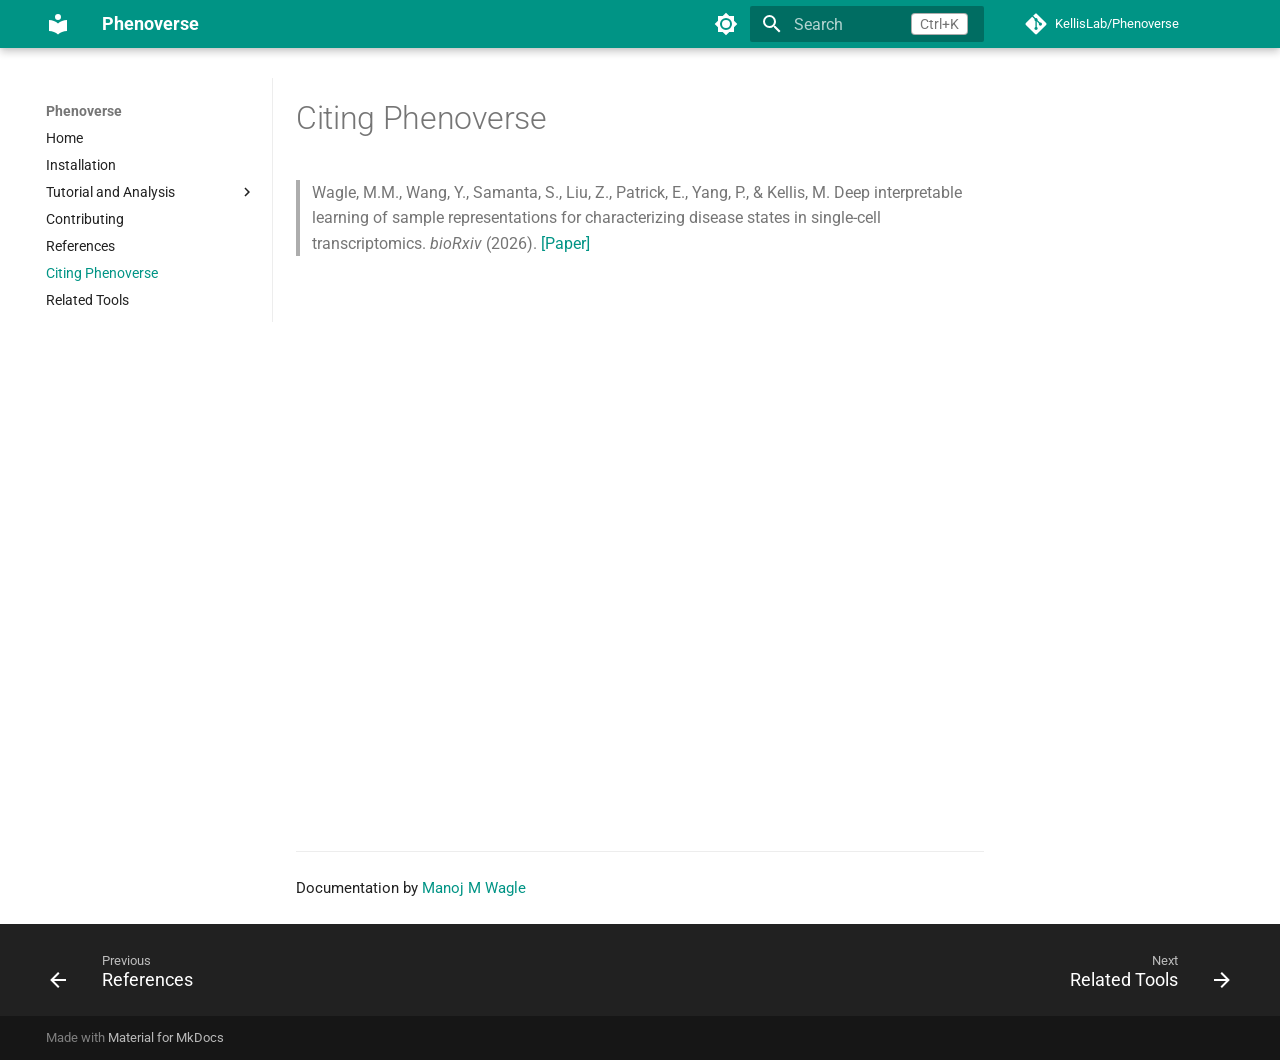
<file: citation/index.html>
<!doctype html>
<html lang="en" class="no-js">
  <head>
    
      <meta charset="utf-8">
      <meta name="viewport" content="width=device-width,initial-scale=1">
      
      
      
      
        <link rel="prev" href="../references/">
      
      
        <link rel="next" href="../related_tools/">
      
      
        
      
      
      <link rel="icon" href="../assets/images/favicon.png">
      <meta name="generator" content="mkdocs-1.6.1, mkdocs-material-9.7.7">
    
    
      
        <title>Citing Phenoverse - Phenoverse</title>
      
    
    
      <link rel="stylesheet" href="../assets/stylesheets/main.ec1eaa64.min.css">
      
        
        <link rel="stylesheet" href="../assets/stylesheets/palette.ab4e12ef.min.css">
      
      


    
    
      
    
    
      
        
        
        <link rel="preconnect" href="https://fonts.gstatic.com" crossorigin>
        <link rel="stylesheet" href="https://fonts.googleapis.com/css?family=Roboto:300,300i,400,400i,700,700i%7CRoboto+Mono:400,400i,700,700i&display=fallback">
        <style>:root{--md-text-font:"Roboto";--md-code-font:"Roboto Mono"}</style>
      
    
    
      <link rel="stylesheet" href="../stylesheets/extra.css">
    
    <script>__md_scope=new URL("..",location),__md_hash=e=>[...e].reduce(((e,_)=>(e<<5)-e+_.charCodeAt(0)),0),__md_get=(e,_=localStorage,t=__md_scope)=>JSON.parse(_.getItem(t.pathname+"."+e)),__md_set=(e,_,t=localStorage,a=__md_scope)=>{try{t.setItem(a.pathname+"."+e,JSON.stringify(_))}catch(e){}}</script>
    
      

    
    
  </head>
  
  
    
    
      
    
    
    
    
    <body dir="ltr" data-md-color-scheme="default" data-md-color-primary="teal" data-md-color-accent="teal">
  
    
    <input class="md-toggle" data-md-toggle="drawer" type="checkbox" id="__drawer" autocomplete="off">
    <input class="md-toggle" data-md-toggle="search" type="checkbox" id="__search" autocomplete="off">
    <label class="md-overlay" for="__drawer"></label>
    <div data-md-component="skip">
      
        
        <a href="#citing-phenoverse" class="md-skip">
          Skip to content
        </a>
      
    </div>
    <div data-md-component="announce">
      
    </div>
    
    
      

  

<header class="md-header md-header--shadow" data-md-component="header">
  <nav class="md-header__inner md-grid" aria-label="Header">
    <a href=".." title="Phenoverse" class="md-header__button md-logo" aria-label="Phenoverse" data-md-component="logo">
      
  
  <svg xmlns="http://www.w3.org/2000/svg" viewBox="0 0 24 24"><path d="M12 8a3 3 0 0 0 3-3 3 3 0 0 0-3-3 3 3 0 0 0-3 3 3 3 0 0 0 3 3m0 3.54C9.64 9.35 6.5 8 3 8v11c3.5 0 6.64 1.35 9 3.54 2.36-2.19 5.5-3.54 9-3.54V8c-3.5 0-6.64 1.35-9 3.54"/></svg>

    </a>
    <label class="md-header__button md-icon" for="__drawer">
      
      <svg xmlns="http://www.w3.org/2000/svg" viewBox="0 0 24 24"><path d="M3 6h18v2H3zm0 5h18v2H3zm0 5h18v2H3z"/></svg>
    </label>
    <div class="md-header__title" data-md-component="header-title">
      <div class="md-header__ellipsis">
        <div class="md-header__topic">
          <span class="md-ellipsis">
            Phenoverse
          </span>
        </div>
        <div class="md-header__topic" data-md-component="header-topic">
          <span class="md-ellipsis">
            
              Citing Phenoverse
            
          </span>
        </div>
      </div>
    </div>
    
      
        <form class="md-header__option" data-md-component="palette">
  
    
    
    
    <input class="md-option" data-md-color-media="(prefers-color-scheme: light)" data-md-color-scheme="default" data-md-color-primary="teal" data-md-color-accent="teal"  aria-label="Switch to dark mode"  type="radio" name="__palette" id="__palette_0">
    
      <label class="md-header__button md-icon" title="Switch to dark mode" for="__palette_1" hidden>
        <svg xmlns="http://www.w3.org/2000/svg" viewBox="0 0 24 24"><path d="M12 8a4 4 0 0 0-4 4 4 4 0 0 0 4 4 4 4 0 0 0 4-4 4 4 0 0 0-4-4m0 10a6 6 0 0 1-6-6 6 6 0 0 1 6-6 6 6 0 0 1 6 6 6 6 0 0 1-6 6m8-9.31V4h-4.69L12 .69 8.69 4H4v4.69L.69 12 4 15.31V20h4.69L12 23.31 15.31 20H20v-4.69L23.31 12z"/></svg>
      </label>
    
  
    
    
    
    <input class="md-option" data-md-color-media="(prefers-color-scheme: dark)" data-md-color-scheme="slate" data-md-color-primary="teal" data-md-color-accent="teal"  aria-label="Switch to light mode"  type="radio" name="__palette" id="__palette_1">
    
      <label class="md-header__button md-icon" title="Switch to light mode" for="__palette_0" hidden>
        <svg xmlns="http://www.w3.org/2000/svg" viewBox="0 0 24 24"><path d="M12 18c-.89 0-1.74-.2-2.5-.55C11.56 16.5 13 14.42 13 12s-1.44-4.5-3.5-5.45C10.26 6.2 11.11 6 12 6a6 6 0 0 1 6 6 6 6 0 0 1-6 6m8-9.31V4h-4.69L12 .69 8.69 4H4v4.69L.69 12 4 15.31V20h4.69L12 23.31 15.31 20H20v-4.69L23.31 12z"/></svg>
      </label>
    
  
</form>
      
    
    
      <script>var palette=__md_get("__palette");if(palette&&palette.color){if("(prefers-color-scheme)"===palette.color.media){var media=matchMedia("(prefers-color-scheme: light)"),input=document.querySelector(media.matches?"[data-md-color-media='(prefers-color-scheme: light)']":"[data-md-color-media='(prefers-color-scheme: dark)']");palette.color.media=input.getAttribute("data-md-color-media"),palette.color.scheme=input.getAttribute("data-md-color-scheme"),palette.color.primary=input.getAttribute("data-md-color-primary"),palette.color.accent=input.getAttribute("data-md-color-accent")}for(var[key,value]of Object.entries(palette.color))document.body.setAttribute("data-md-color-"+key,value)}</script>
    
    
    
      
      
        <label class="md-header__button md-icon" for="__search">
          
          <svg xmlns="http://www.w3.org/2000/svg" viewBox="0 0 24 24"><path d="M9.5 3A6.5 6.5 0 0 1 16 9.5c0 1.61-.59 3.09-1.56 4.23l.27.27h.79l5 5-1.5 1.5-5-5v-.79l-.27-.27A6.52 6.52 0 0 1 9.5 16 6.5 6.5 0 0 1 3 9.5 6.5 6.5 0 0 1 9.5 3m0 2C7 5 5 7 5 9.5S7 14 9.5 14 14 12 14 9.5 12 5 9.5 5"/></svg>
        </label>
        <div class="md-search" data-md-component="search" role="dialog">
  <label class="md-search__overlay" for="__search"></label>
  <div class="md-search__inner" role="search">
    <form class="md-search__form" name="search">
      <input type="text" class="md-search__input" name="query" aria-label="Search" placeholder="Search" autocapitalize="off" autocorrect="off" autocomplete="off" spellcheck="false" data-md-component="search-query" required>
      <label class="md-search__icon md-icon" for="__search">
        
        <svg xmlns="http://www.w3.org/2000/svg" viewBox="0 0 24 24"><path d="M9.5 3A6.5 6.5 0 0 1 16 9.5c0 1.61-.59 3.09-1.56 4.23l.27.27h.79l5 5-1.5 1.5-5-5v-.79l-.27-.27A6.52 6.52 0 0 1 9.5 16 6.5 6.5 0 0 1 3 9.5 6.5 6.5 0 0 1 9.5 3m0 2C7 5 5 7 5 9.5S7 14 9.5 14 14 12 14 9.5 12 5 9.5 5"/></svg>
        
        <svg xmlns="http://www.w3.org/2000/svg" viewBox="0 0 24 24"><path d="M20 11v2H8l5.5 5.5-1.42 1.42L4.16 12l7.92-7.92L13.5 5.5 8 11z"/></svg>
      </label>
      <nav class="md-search__options" aria-label="Search">
        
        <button type="reset" class="md-search__icon md-icon" title="Clear" aria-label="Clear" tabindex="-1">
          
          <svg xmlns="http://www.w3.org/2000/svg" viewBox="0 0 24 24"><path d="M19 6.41 17.59 5 12 10.59 6.41 5 5 6.41 10.59 12 5 17.59 6.41 19 12 13.41 17.59 19 19 17.59 13.41 12z"/></svg>
        </button>
      </nav>
      
    </form>
    <div class="md-search__output">
      <div class="md-search__scrollwrap" tabindex="0" data-md-scrollfix>
        <div class="md-search-result" data-md-component="search-result">
          <div class="md-search-result__meta">
            Initializing search
          </div>
          <ol class="md-search-result__list" role="presentation"></ol>
        </div>
      </div>
    </div>
  </div>
</div>
      
    
    
      <div class="md-header__source">
        <a href="https://github.com/KellisLab/Phenoverse" title="Go to repository" class="md-source" data-md-component="source">
  <div class="md-source__icon md-icon">
    
    <svg xmlns="http://www.w3.org/2000/svg" viewBox="0 0 448 512"><!--! Font Awesome Free 7.1.0 by @fontawesome - https://fontawesome.com License - https://fontawesome.com/license/free (Icons: CC BY 4.0, Fonts: SIL OFL 1.1, Code: MIT License) Copyright 2025 Fonticons, Inc.--><path d="M439.6 236.1 244 40.5c-5.4-5.5-12.8-8.5-20.4-8.5s-15 3-20.4 8.4L162.5 81l51.5 51.5c27.1-9.1 52.7 16.8 43.4 43.7l49.7 49.7c34.2-11.8 61.2 31 35.5 56.7-26.5 26.5-70.2-2.9-56-37.3L240.3 199v121.9c25.3 12.5 22.3 41.8 9.1 55-6.4 6.4-15.2 10.1-24.3 10.1s-17.8-3.6-24.3-10.1c-17.6-17.6-11.1-46.9 11.2-56v-123c-20.8-8.5-24.6-30.7-18.6-45L142.6 101 8.5 235.1C3 240.6 0 247.9 0 255.5s3 15 8.5 20.4l195.6 195.7c5.4 5.4 12.7 8.4 20.4 8.4s15-3 20.4-8.4l194.7-194.7c5.4-5.4 8.4-12.8 8.4-20.4s-3-15-8.4-20.4"/></svg>
  </div>
  <div class="md-source__repository">
    KellisLab/Phenoverse
  </div>
</a>
      </div>
    
  </nav>
  
</header>
    
    <div class="md-container" data-md-component="container">
      
      
        
          
        
      
      <main class="md-main" data-md-component="main">
        <div class="md-main__inner md-grid">
          
            
              
              <div class="md-sidebar md-sidebar--primary" data-md-component="sidebar" data-md-type="navigation" >
                <div class="md-sidebar__scrollwrap">
                  <div class="md-sidebar__inner">
                    



<nav class="md-nav md-nav--primary" aria-label="Navigation" data-md-level="0">
  <label class="md-nav__title" for="__drawer">
    <a href=".." title="Phenoverse" class="md-nav__button md-logo" aria-label="Phenoverse" data-md-component="logo">
      
  
  <svg xmlns="http://www.w3.org/2000/svg" viewBox="0 0 24 24"><path d="M12 8a3 3 0 0 0 3-3 3 3 0 0 0-3-3 3 3 0 0 0-3 3 3 3 0 0 0 3 3m0 3.54C9.64 9.35 6.5 8 3 8v11c3.5 0 6.64 1.35 9 3.54 2.36-2.19 5.5-3.54 9-3.54V8c-3.5 0-6.64 1.35-9 3.54"/></svg>

    </a>
    Phenoverse
  </label>
  
    <div class="md-nav__source">
      <a href="https://github.com/KellisLab/Phenoverse" title="Go to repository" class="md-source" data-md-component="source">
  <div class="md-source__icon md-icon">
    
    <svg xmlns="http://www.w3.org/2000/svg" viewBox="0 0 448 512"><!--! Font Awesome Free 7.1.0 by @fontawesome - https://fontawesome.com License - https://fontawesome.com/license/free (Icons: CC BY 4.0, Fonts: SIL OFL 1.1, Code: MIT License) Copyright 2025 Fonticons, Inc.--><path d="M439.6 236.1 244 40.5c-5.4-5.5-12.8-8.5-20.4-8.5s-15 3-20.4 8.4L162.5 81l51.5 51.5c27.1-9.1 52.7 16.8 43.4 43.7l49.7 49.7c34.2-11.8 61.2 31 35.5 56.7-26.5 26.5-70.2-2.9-56-37.3L240.3 199v121.9c25.3 12.5 22.3 41.8 9.1 55-6.4 6.4-15.2 10.1-24.3 10.1s-17.8-3.6-24.3-10.1c-17.6-17.6-11.1-46.9 11.2-56v-123c-20.8-8.5-24.6-30.7-18.6-45L142.6 101 8.5 235.1C3 240.6 0 247.9 0 255.5s3 15 8.5 20.4l195.6 195.7c5.4 5.4 12.7 8.4 20.4 8.4s15-3 20.4-8.4l194.7-194.7c5.4-5.4 8.4-12.8 8.4-20.4s-3-15-8.4-20.4"/></svg>
  </div>
  <div class="md-source__repository">
    KellisLab/Phenoverse
  </div>
</a>
    </div>
  
  <ul class="md-nav__list" data-md-scrollfix>
    
      
      
  
  
  
  
    <li class="md-nav__item">
      <a href=".." class="md-nav__link">
        
  
  
  <span class="md-ellipsis">
    
  
    Home
  

    
  </span>
  
  

      </a>
    </li>
  

    
      
      
  
  
  
  
    <li class="md-nav__item">
      <a href="../installation/" class="md-nav__link">
        
  
  
  <span class="md-ellipsis">
    
  
    Installation
  

    
  </span>
  
  

      </a>
    </li>
  

    
      
      
  
  
  
  
    
    
      
        
      
    
    
    
    
    <li class="md-nav__item md-nav__item--nested">
      
        
        
        <input class="md-nav__toggle md-toggle " type="checkbox" id="__nav_3" >
        
          
          <label class="md-nav__link" for="__nav_3" id="__nav_3_label" tabindex="0">
            
  
  
  <span class="md-ellipsis">
    
  
    Tutorial and Analysis
  

    
  </span>
  
  

            <span class="md-nav__icon md-icon"></span>
          </label>
        
        <nav class="md-nav" data-md-level="1" aria-labelledby="__nav_3_label" aria-expanded="false">
          <label class="md-nav__title" for="__nav_3">
            <span class="md-nav__icon md-icon"></span>
            
  
    Tutorial and Analysis
  

          </label>
          <ul class="md-nav__list" data-md-scrollfix>
            
              
                
  
  
  
  
    <li class="md-nav__item">
      <a href="../covid19/" class="md-nav__link">
        
  
  
  <span class="md-ellipsis">
    
  
    COVID-19
  

    
  </span>
  
  

      </a>
    </li>
  

              
            
          </ul>
        </nav>
      
    </li>
  

    
      
      
  
  
  
  
    <li class="md-nav__item">
      <a href="../contributing/" class="md-nav__link">
        
  
  
  <span class="md-ellipsis">
    
  
    Contributing
  

    
  </span>
  
  

      </a>
    </li>
  

    
      
      
  
  
  
  
    <li class="md-nav__item">
      <a href="../references/" class="md-nav__link">
        
  
  
  <span class="md-ellipsis">
    
  
    References
  

    
  </span>
  
  

      </a>
    </li>
  

    
      
      
  
  
    
  
  
  
    <li class="md-nav__item md-nav__item--active">
      
      <input class="md-nav__toggle md-toggle" type="checkbox" id="__toc">
      
      
        
      
      
      <a href="./" class="md-nav__link md-nav__link--active">
        
  
  
  <span class="md-ellipsis">
    
  
    Citing Phenoverse
  

    
  </span>
  
  

      </a>
      
    </li>
  

    
      
      
  
  
  
  
    <li class="md-nav__item">
      <a href="../related_tools/" class="md-nav__link">
        
  
  
  <span class="md-ellipsis">
    
  
    Related Tools
  

    
  </span>
  
  

      </a>
    </li>
  

    
  </ul>
</nav>
                  </div>
                </div>
              </div>
            
            
              
              <div class="md-sidebar md-sidebar--secondary" data-md-component="sidebar" data-md-type="toc" >
                <div class="md-sidebar__scrollwrap">
                  <div class="md-sidebar__inner">
                    

<nav class="md-nav md-nav--secondary" aria-label="Table of contents">
  
  
  
    
  
  
</nav>
                  </div>
                </div>
              </div>
            
          
          
            <div class="md-content" data-md-component="content">
              
              <article class="md-content__inner md-typeset">
                
                  


  
  


<h1 id="citing-phenoverse">Citing Phenoverse</h1>
<blockquote>
<p>Wagle, M.M., Wang, Y., Samanta, S., Liu, Z., Patrick, E., Yang, P., &amp; Kellis, M. Deep interpretable learning of sample representations for characterizing disease states in single-cell transcriptomics. <em>bioRxiv</em> (2026). <a href="https://doi.org/10.64898/2026.07.21.738207">[Paper]</a></p>
</blockquote>
<p><br></p>
<hr />
<p class="page-footer" style="text-align: left; font-size: 15px">
  Documentation by <a href="http://manojmw.github.io" target="_blank">Manoj M Wagle</a>
</p>












                
              </article>
            </div>
          
          
<script>var target=document.getElementById(location.hash.slice(1));target&&target.name&&(target.checked=target.name.startsWith("__tabbed_"))</script>
        </div>
        
          <button type="button" class="md-top md-icon" data-md-component="top" hidden>
  
  <svg xmlns="http://www.w3.org/2000/svg" viewBox="0 0 24 24"><path d="M13 20h-2V8l-5.5 5.5-1.42-1.42L12 4.16l7.92 7.92-1.42 1.42L13 8z"/></svg>
  Back to top
</button>
        
      </main>
      
        <footer class="md-footer">
  
    
      
      <nav class="md-footer__inner md-grid" aria-label="Footer" >
        
          
          <a href="../references/" class="md-footer__link md-footer__link--prev" aria-label="Previous: References">
            <div class="md-footer__button md-icon">
              
              <svg xmlns="http://www.w3.org/2000/svg" viewBox="0 0 24 24"><path d="M20 11v2H8l5.5 5.5-1.42 1.42L4.16 12l7.92-7.92L13.5 5.5 8 11z"/></svg>
            </div>
            <div class="md-footer__title">
              <span class="md-footer__direction">
                Previous
              </span>
              <div class="md-ellipsis">
                References
              </div>
            </div>
          </a>
        
        
          
          <a href="../related_tools/" class="md-footer__link md-footer__link--next" aria-label="Next: Related Tools">
            <div class="md-footer__title">
              <span class="md-footer__direction">
                Next
              </span>
              <div class="md-ellipsis">
                Related Tools
              </div>
            </div>
            <div class="md-footer__button md-icon">
              
              <svg xmlns="http://www.w3.org/2000/svg" viewBox="0 0 24 24"><path d="M4 11v2h12l-5.5 5.5 1.42 1.42L19.84 12l-7.92-7.92L10.5 5.5 16 11z"/></svg>
            </div>
          </a>
        
      </nav>
    
  
  <div class="md-footer-meta md-typeset">
    <div class="md-footer-meta__inner md-grid">
      <div class="md-copyright">
  
  
    Made with
    <a href="https://squidfunk.github.io/mkdocs-material/" target="_blank" rel="noopener">
      Material for MkDocs
    </a>
  
</div>
      
    </div>
  </div>
</footer>
      
    </div>
    <div class="md-dialog" data-md-component="dialog">
      <div class="md-dialog__inner md-typeset"></div>
    </div>
    
    
    
      
      
      <script id="__config" type="application/json">{"annotate": null, "base": "..", "features": ["header.autohide", "navigation.instant", "navigation.top", "navigation.indexes", "navigation.footer", "toc.follow", "content.code.copy"], "search": "../assets/javascripts/workers/search.2c215733.min.js", "tags": null, "translations": {"clipboard.copied": "Copied to clipboard", "clipboard.copy": "Copy to clipboard", "search.result.more.one": "1 more on this page", "search.result.more.other": "# more on this page", "search.result.none": "No matching documents", "search.result.one": "1 matching document", "search.result.other": "# matching documents", "search.result.placeholder": "Type to start searching", "search.result.term.missing": "Missing", "select.version": "Select version"}, "version": null}</script>
    
    
      <script src="../assets/javascripts/bundle.d7400e89.min.js"></script>
      
        <script src="../javascripts/external_links.js"></script>
      
        <script src="../javascripts/search_shortcut.js"></script>
      
        <script src="../javascripts/content_divider.js"></script>
      
        <script src="../javascripts/footer_pin.js"></script>
      
    
  </body>
</html>
</file>
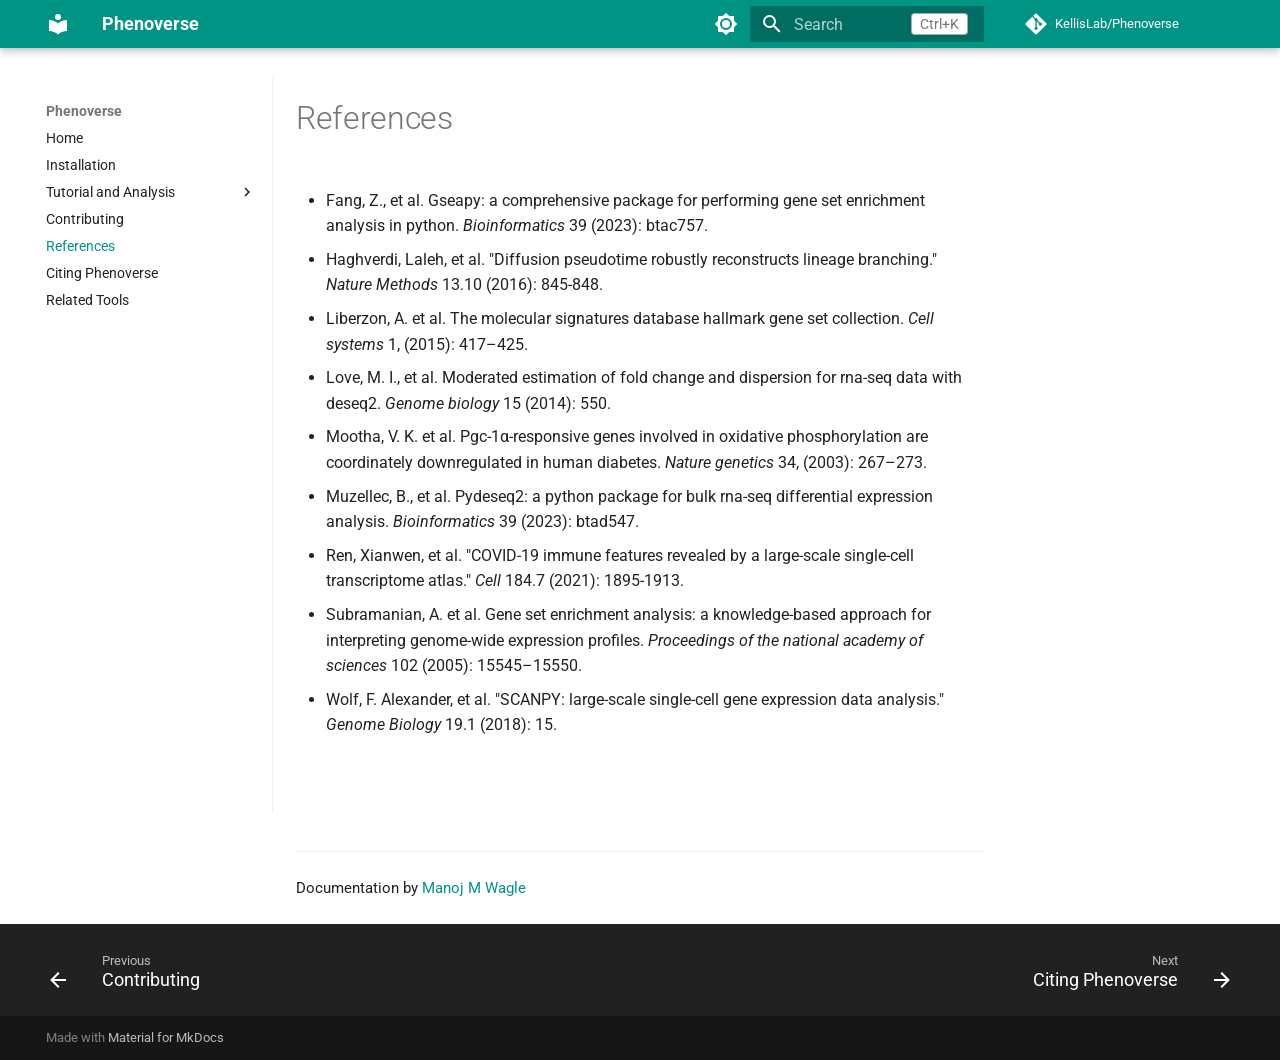
<file: references/index.html>
<!doctype html>
<html lang="en" class="no-js">
  <head>
    
      <meta charset="utf-8">
      <meta name="viewport" content="width=device-width,initial-scale=1">
      
      
      
      
        <link rel="prev" href="../contributing/">
      
      
        <link rel="next" href="../citation/">
      
      
        
      
      
      <link rel="icon" href="../assets/images/favicon.png">
      <meta name="generator" content="mkdocs-1.6.1, mkdocs-material-9.7.7">
    
    
      
        <title>References - Phenoverse</title>
      
    
    
      <link rel="stylesheet" href="../assets/stylesheets/main.ec1eaa64.min.css">
      
        
        <link rel="stylesheet" href="../assets/stylesheets/palette.ab4e12ef.min.css">
      
      


    
    
      
    
    
      
        
        
        <link rel="preconnect" href="https://fonts.gstatic.com" crossorigin>
        <link rel="stylesheet" href="https://fonts.googleapis.com/css?family=Roboto:300,300i,400,400i,700,700i%7CRoboto+Mono:400,400i,700,700i&display=fallback">
        <style>:root{--md-text-font:"Roboto";--md-code-font:"Roboto Mono"}</style>
      
    
    
      <link rel="stylesheet" href="../stylesheets/extra.css">
    
    <script>__md_scope=new URL("..",location),__md_hash=e=>[...e].reduce(((e,_)=>(e<<5)-e+_.charCodeAt(0)),0),__md_get=(e,_=localStorage,t=__md_scope)=>JSON.parse(_.getItem(t.pathname+"."+e)),__md_set=(e,_,t=localStorage,a=__md_scope)=>{try{t.setItem(a.pathname+"."+e,JSON.stringify(_))}catch(e){}}</script>
    
      

    
    
  </head>
  
  
    
    
      
    
    
    
    
    <body dir="ltr" data-md-color-scheme="default" data-md-color-primary="teal" data-md-color-accent="teal">
  
    
    <input class="md-toggle" data-md-toggle="drawer" type="checkbox" id="__drawer" autocomplete="off">
    <input class="md-toggle" data-md-toggle="search" type="checkbox" id="__search" autocomplete="off">
    <label class="md-overlay" for="__drawer"></label>
    <div data-md-component="skip">
      
        
        <a href="#references" class="md-skip">
          Skip to content
        </a>
      
    </div>
    <div data-md-component="announce">
      
    </div>
    
    
      

  

<header class="md-header md-header--shadow" data-md-component="header">
  <nav class="md-header__inner md-grid" aria-label="Header">
    <a href=".." title="Phenoverse" class="md-header__button md-logo" aria-label="Phenoverse" data-md-component="logo">
      
  
  <svg xmlns="http://www.w3.org/2000/svg" viewBox="0 0 24 24"><path d="M12 8a3 3 0 0 0 3-3 3 3 0 0 0-3-3 3 3 0 0 0-3 3 3 3 0 0 0 3 3m0 3.54C9.64 9.35 6.5 8 3 8v11c3.5 0 6.64 1.35 9 3.54 2.36-2.19 5.5-3.54 9-3.54V8c-3.5 0-6.64 1.35-9 3.54"/></svg>

    </a>
    <label class="md-header__button md-icon" for="__drawer">
      
      <svg xmlns="http://www.w3.org/2000/svg" viewBox="0 0 24 24"><path d="M3 6h18v2H3zm0 5h18v2H3zm0 5h18v2H3z"/></svg>
    </label>
    <div class="md-header__title" data-md-component="header-title">
      <div class="md-header__ellipsis">
        <div class="md-header__topic">
          <span class="md-ellipsis">
            Phenoverse
          </span>
        </div>
        <div class="md-header__topic" data-md-component="header-topic">
          <span class="md-ellipsis">
            
              References
            
          </span>
        </div>
      </div>
    </div>
    
      
        <form class="md-header__option" data-md-component="palette">
  
    
    
    
    <input class="md-option" data-md-color-media="(prefers-color-scheme: light)" data-md-color-scheme="default" data-md-color-primary="teal" data-md-color-accent="teal"  aria-label="Switch to dark mode"  type="radio" name="__palette" id="__palette_0">
    
      <label class="md-header__button md-icon" title="Switch to dark mode" for="__palette_1" hidden>
        <svg xmlns="http://www.w3.org/2000/svg" viewBox="0 0 24 24"><path d="M12 8a4 4 0 0 0-4 4 4 4 0 0 0 4 4 4 4 0 0 0 4-4 4 4 0 0 0-4-4m0 10a6 6 0 0 1-6-6 6 6 0 0 1 6-6 6 6 0 0 1 6 6 6 6 0 0 1-6 6m8-9.31V4h-4.69L12 .69 8.69 4H4v4.69L.69 12 4 15.31V20h4.69L12 23.31 15.31 20H20v-4.69L23.31 12z"/></svg>
      </label>
    
  
    
    
    
    <input class="md-option" data-md-color-media="(prefers-color-scheme: dark)" data-md-color-scheme="slate" data-md-color-primary="teal" data-md-color-accent="teal"  aria-label="Switch to light mode"  type="radio" name="__palette" id="__palette_1">
    
      <label class="md-header__button md-icon" title="Switch to light mode" for="__palette_0" hidden>
        <svg xmlns="http://www.w3.org/2000/svg" viewBox="0 0 24 24"><path d="M12 18c-.89 0-1.74-.2-2.5-.55C11.56 16.5 13 14.42 13 12s-1.44-4.5-3.5-5.45C10.26 6.2 11.11 6 12 6a6 6 0 0 1 6 6 6 6 0 0 1-6 6m8-9.31V4h-4.69L12 .69 8.69 4H4v4.69L.69 12 4 15.31V20h4.69L12 23.31 15.31 20H20v-4.69L23.31 12z"/></svg>
      </label>
    
  
</form>
      
    
    
      <script>var palette=__md_get("__palette");if(palette&&palette.color){if("(prefers-color-scheme)"===palette.color.media){var media=matchMedia("(prefers-color-scheme: light)"),input=document.querySelector(media.matches?"[data-md-color-media='(prefers-color-scheme: light)']":"[data-md-color-media='(prefers-color-scheme: dark)']");palette.color.media=input.getAttribute("data-md-color-media"),palette.color.scheme=input.getAttribute("data-md-color-scheme"),palette.color.primary=input.getAttribute("data-md-color-primary"),palette.color.accent=input.getAttribute("data-md-color-accent")}for(var[key,value]of Object.entries(palette.color))document.body.setAttribute("data-md-color-"+key,value)}</script>
    
    
    
      
      
        <label class="md-header__button md-icon" for="__search">
          
          <svg xmlns="http://www.w3.org/2000/svg" viewBox="0 0 24 24"><path d="M9.5 3A6.5 6.5 0 0 1 16 9.5c0 1.61-.59 3.09-1.56 4.23l.27.27h.79l5 5-1.5 1.5-5-5v-.79l-.27-.27A6.52 6.52 0 0 1 9.5 16 6.5 6.5 0 0 1 3 9.5 6.5 6.5 0 0 1 9.5 3m0 2C7 5 5 7 5 9.5S7 14 9.5 14 14 12 14 9.5 12 5 9.5 5"/></svg>
        </label>
        <div class="md-search" data-md-component="search" role="dialog">
  <label class="md-search__overlay" for="__search"></label>
  <div class="md-search__inner" role="search">
    <form class="md-search__form" name="search">
      <input type="text" class="md-search__input" name="query" aria-label="Search" placeholder="Search" autocapitalize="off" autocorrect="off" autocomplete="off" spellcheck="false" data-md-component="search-query" required>
      <label class="md-search__icon md-icon" for="__search">
        
        <svg xmlns="http://www.w3.org/2000/svg" viewBox="0 0 24 24"><path d="M9.5 3A6.5 6.5 0 0 1 16 9.5c0 1.61-.59 3.09-1.56 4.23l.27.27h.79l5 5-1.5 1.5-5-5v-.79l-.27-.27A6.52 6.52 0 0 1 9.5 16 6.5 6.5 0 0 1 3 9.5 6.5 6.5 0 0 1 9.5 3m0 2C7 5 5 7 5 9.5S7 14 9.5 14 14 12 14 9.5 12 5 9.5 5"/></svg>
        
        <svg xmlns="http://www.w3.org/2000/svg" viewBox="0 0 24 24"><path d="M20 11v2H8l5.5 5.5-1.42 1.42L4.16 12l7.92-7.92L13.5 5.5 8 11z"/></svg>
      </label>
      <nav class="md-search__options" aria-label="Search">
        
        <button type="reset" class="md-search__icon md-icon" title="Clear" aria-label="Clear" tabindex="-1">
          
          <svg xmlns="http://www.w3.org/2000/svg" viewBox="0 0 24 24"><path d="M19 6.41 17.59 5 12 10.59 6.41 5 5 6.41 10.59 12 5 17.59 6.41 19 12 13.41 17.59 19 19 17.59 13.41 12z"/></svg>
        </button>
      </nav>
      
    </form>
    <div class="md-search__output">
      <div class="md-search__scrollwrap" tabindex="0" data-md-scrollfix>
        <div class="md-search-result" data-md-component="search-result">
          <div class="md-search-result__meta">
            Initializing search
          </div>
          <ol class="md-search-result__list" role="presentation"></ol>
        </div>
      </div>
    </div>
  </div>
</div>
      
    
    
      <div class="md-header__source">
        <a href="https://github.com/KellisLab/Phenoverse" title="Go to repository" class="md-source" data-md-component="source">
  <div class="md-source__icon md-icon">
    
    <svg xmlns="http://www.w3.org/2000/svg" viewBox="0 0 448 512"><!--! Font Awesome Free 7.1.0 by @fontawesome - https://fontawesome.com License - https://fontawesome.com/license/free (Icons: CC BY 4.0, Fonts: SIL OFL 1.1, Code: MIT License) Copyright 2025 Fonticons, Inc.--><path d="M439.6 236.1 244 40.5c-5.4-5.5-12.8-8.5-20.4-8.5s-15 3-20.4 8.4L162.5 81l51.5 51.5c27.1-9.1 52.7 16.8 43.4 43.7l49.7 49.7c34.2-11.8 61.2 31 35.5 56.7-26.5 26.5-70.2-2.9-56-37.3L240.3 199v121.9c25.3 12.5 22.3 41.8 9.1 55-6.4 6.4-15.2 10.1-24.3 10.1s-17.8-3.6-24.3-10.1c-17.6-17.6-11.1-46.9 11.2-56v-123c-20.8-8.5-24.6-30.7-18.6-45L142.6 101 8.5 235.1C3 240.6 0 247.9 0 255.5s3 15 8.5 20.4l195.6 195.7c5.4 5.4 12.7 8.4 20.4 8.4s15-3 20.4-8.4l194.7-194.7c5.4-5.4 8.4-12.8 8.4-20.4s-3-15-8.4-20.4"/></svg>
  </div>
  <div class="md-source__repository">
    KellisLab/Phenoverse
  </div>
</a>
      </div>
    
  </nav>
  
</header>
    
    <div class="md-container" data-md-component="container">
      
      
        
          
        
      
      <main class="md-main" data-md-component="main">
        <div class="md-main__inner md-grid">
          
            
              
              <div class="md-sidebar md-sidebar--primary" data-md-component="sidebar" data-md-type="navigation" >
                <div class="md-sidebar__scrollwrap">
                  <div class="md-sidebar__inner">
                    



<nav class="md-nav md-nav--primary" aria-label="Navigation" data-md-level="0">
  <label class="md-nav__title" for="__drawer">
    <a href=".." title="Phenoverse" class="md-nav__button md-logo" aria-label="Phenoverse" data-md-component="logo">
      
  
  <svg xmlns="http://www.w3.org/2000/svg" viewBox="0 0 24 24"><path d="M12 8a3 3 0 0 0 3-3 3 3 0 0 0-3-3 3 3 0 0 0-3 3 3 3 0 0 0 3 3m0 3.54C9.64 9.35 6.5 8 3 8v11c3.5 0 6.64 1.35 9 3.54 2.36-2.19 5.5-3.54 9-3.54V8c-3.5 0-6.64 1.35-9 3.54"/></svg>

    </a>
    Phenoverse
  </label>
  
    <div class="md-nav__source">
      <a href="https://github.com/KellisLab/Phenoverse" title="Go to repository" class="md-source" data-md-component="source">
  <div class="md-source__icon md-icon">
    
    <svg xmlns="http://www.w3.org/2000/svg" viewBox="0 0 448 512"><!--! Font Awesome Free 7.1.0 by @fontawesome - https://fontawesome.com License - https://fontawesome.com/license/free (Icons: CC BY 4.0, Fonts: SIL OFL 1.1, Code: MIT License) Copyright 2025 Fonticons, Inc.--><path d="M439.6 236.1 244 40.5c-5.4-5.5-12.8-8.5-20.4-8.5s-15 3-20.4 8.4L162.5 81l51.5 51.5c27.1-9.1 52.7 16.8 43.4 43.7l49.7 49.7c34.2-11.8 61.2 31 35.5 56.7-26.5 26.5-70.2-2.9-56-37.3L240.3 199v121.9c25.3 12.5 22.3 41.8 9.1 55-6.4 6.4-15.2 10.1-24.3 10.1s-17.8-3.6-24.3-10.1c-17.6-17.6-11.1-46.9 11.2-56v-123c-20.8-8.5-24.6-30.7-18.6-45L142.6 101 8.5 235.1C3 240.6 0 247.9 0 255.5s3 15 8.5 20.4l195.6 195.7c5.4 5.4 12.7 8.4 20.4 8.4s15-3 20.4-8.4l194.7-194.7c5.4-5.4 8.4-12.8 8.4-20.4s-3-15-8.4-20.4"/></svg>
  </div>
  <div class="md-source__repository">
    KellisLab/Phenoverse
  </div>
</a>
    </div>
  
  <ul class="md-nav__list" data-md-scrollfix>
    
      
      
  
  
  
  
    <li class="md-nav__item">
      <a href=".." class="md-nav__link">
        
  
  
  <span class="md-ellipsis">
    
  
    Home
  

    
  </span>
  
  

      </a>
    </li>
  

    
      
      
  
  
  
  
    <li class="md-nav__item">
      <a href="../installation/" class="md-nav__link">
        
  
  
  <span class="md-ellipsis">
    
  
    Installation
  

    
  </span>
  
  

      </a>
    </li>
  

    
      
      
  
  
  
  
    
    
      
        
      
    
    
    
    
    <li class="md-nav__item md-nav__item--nested">
      
        
        
        <input class="md-nav__toggle md-toggle " type="checkbox" id="__nav_3" >
        
          
          <label class="md-nav__link" for="__nav_3" id="__nav_3_label" tabindex="0">
            
  
  
  <span class="md-ellipsis">
    
  
    Tutorial and Analysis
  

    
  </span>
  
  

            <span class="md-nav__icon md-icon"></span>
          </label>
        
        <nav class="md-nav" data-md-level="1" aria-labelledby="__nav_3_label" aria-expanded="false">
          <label class="md-nav__title" for="__nav_3">
            <span class="md-nav__icon md-icon"></span>
            
  
    Tutorial and Analysis
  

          </label>
          <ul class="md-nav__list" data-md-scrollfix>
            
              
                
  
  
  
  
    <li class="md-nav__item">
      <a href="../covid19/" class="md-nav__link">
        
  
  
  <span class="md-ellipsis">
    
  
    COVID-19
  

    
  </span>
  
  

      </a>
    </li>
  

              
            
          </ul>
        </nav>
      
    </li>
  

    
      
      
  
  
  
  
    <li class="md-nav__item">
      <a href="../contributing/" class="md-nav__link">
        
  
  
  <span class="md-ellipsis">
    
  
    Contributing
  

    
  </span>
  
  

      </a>
    </li>
  

    
      
      
  
  
    
  
  
  
    <li class="md-nav__item md-nav__item--active">
      
      <input class="md-nav__toggle md-toggle" type="checkbox" id="__toc">
      
      
        
      
      
      <a href="./" class="md-nav__link md-nav__link--active">
        
  
  
  <span class="md-ellipsis">
    
  
    References
  

    
  </span>
  
  

      </a>
      
    </li>
  

    
      
      
  
  
  
  
    <li class="md-nav__item">
      <a href="../citation/" class="md-nav__link">
        
  
  
  <span class="md-ellipsis">
    
  
    Citing Phenoverse
  

    
  </span>
  
  

      </a>
    </li>
  

    
      
      
  
  
  
  
    <li class="md-nav__item">
      <a href="../related_tools/" class="md-nav__link">
        
  
  
  <span class="md-ellipsis">
    
  
    Related Tools
  

    
  </span>
  
  

      </a>
    </li>
  

    
  </ul>
</nav>
                  </div>
                </div>
              </div>
            
            
              
              <div class="md-sidebar md-sidebar--secondary" data-md-component="sidebar" data-md-type="toc" >
                <div class="md-sidebar__scrollwrap">
                  <div class="md-sidebar__inner">
                    

<nav class="md-nav md-nav--secondary" aria-label="Table of contents">
  
  
  
    
  
  
</nav>
                  </div>
                </div>
              </div>
            
          
          
            <div class="md-content" data-md-component="content">
              
              <article class="md-content__inner md-typeset">
                
                  


  
  


<h1 id="references">References</h1>
<ul>
<li>
<p>Fang, Z., et al. Gseapy: a comprehensive package for performing gene set enrichment analysis in python. <em>Bioinformatics</em> 39 (2023): btac757.</p>
</li>
<li>
<p>Haghverdi, Laleh, et al. "Diffusion pseudotime robustly reconstructs lineage branching." <em>Nature Methods</em> 13.10 (2016): 845-848.</p>
</li>
<li>
<p>Liberzon, A. et al. The molecular signatures database hallmark gene set collection. <em>Cell systems</em> 1, (2015): 417–425.</p>
</li>
<li>
<p>Love, M. I., et al. Moderated estimation of fold change and dispersion for rna-seq data with deseq2. <em>Genome biology</em> 15 (2014): 550.</p>
</li>
<li>
<p>Mootha, V. K. et al. Pgc-1α-responsive genes involved in oxidative phosphorylation are coordinately downregulated in human diabetes. <em>Nature genetics</em> 34, (2003): 267–273.</p>
</li>
<li>
<p>Muzellec, B., et al. Pydeseq2: a python package for bulk rna-seq differential expression analysis. <em>Bioinformatics</em> 39 (2023): btad547.</p>
</li>
<li>
<p>Ren, Xianwen, et al. "COVID-19 immune features revealed by a large-scale single-cell transcriptome atlas." <em>Cell</em> 184.7 (2021): 1895-1913.</p>
</li>
<li>
<p>Subramanian, A. et al. Gene set enrichment analysis: a knowledge-based approach for interpreting genome-wide expression profiles. <em>Proceedings of the national academy of sciences</em> 102 (2005): 15545–15550.</p>
</li>
<li>
<p>Wolf, F. Alexander, et al. "SCANPY: large-scale single-cell gene expression data analysis." <em>Genome Biology</em> 19.1 (2018): 15.</p>
</li>
</ul>
<p><br></p>
<hr />
<p class="page-footer" style="text-align: left; font-size: 15px">
  Documentation by <a href="http://manojmw.github.io" target="_blank">Manoj M Wagle</a>
</p>












                
              </article>
            </div>
          
          
<script>var target=document.getElementById(location.hash.slice(1));target&&target.name&&(target.checked=target.name.startsWith("__tabbed_"))</script>
        </div>
        
          <button type="button" class="md-top md-icon" data-md-component="top" hidden>
  
  <svg xmlns="http://www.w3.org/2000/svg" viewBox="0 0 24 24"><path d="M13 20h-2V8l-5.5 5.5-1.42-1.42L12 4.16l7.92 7.92-1.42 1.42L13 8z"/></svg>
  Back to top
</button>
        
      </main>
      
        <footer class="md-footer">
  
    
      
      <nav class="md-footer__inner md-grid" aria-label="Footer" >
        
          
          <a href="../contributing/" class="md-footer__link md-footer__link--prev" aria-label="Previous: Contributing">
            <div class="md-footer__button md-icon">
              
              <svg xmlns="http://www.w3.org/2000/svg" viewBox="0 0 24 24"><path d="M20 11v2H8l5.5 5.5-1.42 1.42L4.16 12l7.92-7.92L13.5 5.5 8 11z"/></svg>
            </div>
            <div class="md-footer__title">
              <span class="md-footer__direction">
                Previous
              </span>
              <div class="md-ellipsis">
                Contributing
              </div>
            </div>
          </a>
        
        
          
          <a href="../citation/" class="md-footer__link md-footer__link--next" aria-label="Next: Citing Phenoverse">
            <div class="md-footer__title">
              <span class="md-footer__direction">
                Next
              </span>
              <div class="md-ellipsis">
                Citing Phenoverse
              </div>
            </div>
            <div class="md-footer__button md-icon">
              
              <svg xmlns="http://www.w3.org/2000/svg" viewBox="0 0 24 24"><path d="M4 11v2h12l-5.5 5.5 1.42 1.42L19.84 12l-7.92-7.92L10.5 5.5 16 11z"/></svg>
            </div>
          </a>
        
      </nav>
    
  
  <div class="md-footer-meta md-typeset">
    <div class="md-footer-meta__inner md-grid">
      <div class="md-copyright">
  
  
    Made with
    <a href="https://squidfunk.github.io/mkdocs-material/" target="_blank" rel="noopener">
      Material for MkDocs
    </a>
  
</div>
      
    </div>
  </div>
</footer>
      
    </div>
    <div class="md-dialog" data-md-component="dialog">
      <div class="md-dialog__inner md-typeset"></div>
    </div>
    
    
    
      
      
      <script id="__config" type="application/json">{"annotate": null, "base": "..", "features": ["header.autohide", "navigation.instant", "navigation.top", "navigation.indexes", "navigation.footer", "toc.follow", "content.code.copy"], "search": "../assets/javascripts/workers/search.2c215733.min.js", "tags": null, "translations": {"clipboard.copied": "Copied to clipboard", "clipboard.copy": "Copy to clipboard", "search.result.more.one": "1 more on this page", "search.result.more.other": "# more on this page", "search.result.none": "No matching documents", "search.result.one": "1 matching document", "search.result.other": "# matching documents", "search.result.placeholder": "Type to start searching", "search.result.term.missing": "Missing", "select.version": "Select version"}, "version": null}</script>
    
    
      <script src="../assets/javascripts/bundle.d7400e89.min.js"></script>
      
        <script src="../javascripts/external_links.js"></script>
      
        <script src="../javascripts/search_shortcut.js"></script>
      
        <script src="../javascripts/content_divider.js"></script>
      
        <script src="../javascripts/footer_pin.js"></script>
      
    
  </body>
</html>
</file>
<file: stylesheets/extra.css>
.md-content {
  position: relative;
}

.md-content::before {
  content: "";
  position: absolute;
  top: 0;
  left: 0;
  width: 1px;
  height: var(--divider-height, 100%);
  background-color: var(--md-default-fg-color--lightest);
}

.md-sidebar--secondary .md-nav--secondary {
  border-left: 1px solid var(--md-default-fg-color--lightest);
}

.md-search__form {
  position: relative;
}

.search-shortcut-hint {
  position: absolute;
  top: 50%;
  right: 0.8rem;
  transform: translateY(-50%);
  font-size: 0.7rem;
  padding: 0.1rem 0.4rem;
  border: 1px solid var(--md-default-fg-color--lighter);
  border-radius: 4px;
  color: var(--md-default-fg-color--light);
  pointer-events: none;
  background-color: var(--md-default-bg-color);
}

.output-box {
  background-color: var(--md-code-bg-color);
  border-left: 4px solid var(--md-default-fg-color--lighter);
  padding: 10px;
  max-height: 800px;
  overflow: auto;
  font-size: 14px;
}
</file>
<file: assets/stylesheets/main.ec1eaa64.min.css>
@charset "UTF-8";html{-webkit-text-size-adjust:none;-moz-text-size-adjust:none;text-size-adjust:none;box-sizing:border-box}*,:after,:before{box-sizing:inherit}@media (prefers-reduced-motion){*,:after,:before{transition:none!important}}body{margin:0}a,button,input,label{-webkit-tap-highlight-color:transparent}a{color:inherit;text-decoration:none}hr{border:0;box-sizing:initial;display:block;height:.05rem;overflow:visible;padding:0}small{font-size:80%}sub,sup{line-height:1em}img{border-style:none}table{border-collapse:initial;border-spacing:0}td,th{font-weight:400;vertical-align:top}button{background:#0000;border:0;font-family:inherit;font-size:inherit;margin:0;padding:0}input{border:0;outline:none}:root{--md-primary-fg-color:#4051b5;--md-primary-fg-color--light:#5d6cc0;--md-primary-fg-color--dark:#303fa1;--md-primary-bg-color:#fff;--md-primary-bg-color--light:#ffffffb3;--md-accent-fg-color:#526cfe;--md-accent-fg-color--transparent:#526cfe1a;--md-accent-bg-color:#fff;--md-accent-bg-color--light:#ffffffb3}[data-md-color-scheme=default]{color-scheme:light}[data-md-color-scheme=default] img[src$="#gh-dark-mode-only"],[data-md-color-scheme=default] img[src$="#only-dark"]{display:none}:root,[data-md-color-scheme=default]{--md-hue:225deg;--md-default-fg-color:#000000de;--md-default-fg-color--light:#0000008a;--md-default-fg-color--lighter:#00000052;--md-default-fg-color--lightest:#00000012;--md-default-bg-color:#fff;--md-default-bg-color--light:#ffffffb3;--md-default-bg-color--lighter:#ffffff4d;--md-default-bg-color--lightest:#ffffff1f;--md-code-fg-color:#36464e;--md-code-bg-color:#f5f5f5;--md-code-bg-color--light:#f5f5f5b3;--md-code-bg-color--lighter:#f5f5f54d;--md-code-hl-color:#4287ff;--md-code-hl-color--light:#4287ff1a;--md-code-hl-number-color:#d52a2a;--md-code-hl-special-color:#db1457;--md-code-hl-function-color:#a846b9;--md-code-hl-constant-color:#6e59d9;--md-code-hl-keyword-color:#3f6ec6;--md-code-hl-string-color:#1c7d4d;--md-code-hl-name-color:var(--md-code-fg-color);--md-code-hl-operator-color:var(--md-default-fg-color--light);--md-code-hl-punctuation-color:var(--md-default-fg-color--light);--md-code-hl-comment-color:var(--md-default-fg-color--light);--md-code-hl-generic-color:var(--md-default-fg-color--light);--md-code-hl-variable-color:var(--md-default-fg-color--light);--md-typeset-color:var(--md-default-fg-color);--md-typeset-a-color:var(--md-primary-fg-color);--md-typeset-del-color:#f5503d26;--md-typeset-ins-color:#0bd57026;--md-typeset-kbd-color:#fafafa;--md-typeset-kbd-accent-color:#fff;--md-typeset-kbd-border-color:#b8b8b8;--md-typeset-mark-color:#ffff0080;--md-typeset-table-color:#0000001f;--md-typeset-table-color--light:rgba(0,0,0,.035);--md-admonition-fg-color:var(--md-default-fg-color);--md-admonition-bg-color:var(--md-default-bg-color);--md-warning-fg-color:#000000de;--md-warning-bg-color:#ff9;--md-footer-fg-color:#fff;--md-footer-fg-color--light:#ffffffb3;--md-footer-fg-color--lighter:#ffffff73;--md-footer-bg-color:#000000de;--md-footer-bg-color--dark:#00000052;--md-shadow-z1:0 0.2rem 0.5rem #0000000d,0 0 0.05rem #0000001a;--md-shadow-z2:0 0.2rem 0.5rem #0000001a,0 0 0.05rem #00000040;--md-shadow-z3:0 0.2rem 0.5rem #0003,0 0 0.05rem #00000059}.md-icon svg{fill:currentcolor;display:block;height:1.2rem;width:1.2rem}body{-webkit-font-smoothing:antialiased;-moz-osx-font-smoothing:grayscale;--md-text-font-family:var(--md-text-font,_),-apple-system,BlinkMacSystemFont,Helvetica,Arial,sans-serif;--md-code-font-family:var(--md-code-font,_),SFMono-Regular,Consolas,Menlo,monospace}aside,body,input{font-feature-settings:"kern","liga";color:var(--md-typeset-color);font-family:var(--md-text-font-family)}code,kbd,pre{font-feature-settings:"kern";font-family:var(--md-code-font-family)}:root{--md-typeset-table-sort-icon:url('data:image/svg+xml;charset=utf-8,<svg xmlns="http://www.w3.org/2000/svg" viewBox="0 0 24 24"><path d="m18 21-4-4h3V7h-3l4-4 4 4h-3v10h3M2 19v-2h10v2M2 13v-2h7v2M2 7V5h4v2z"/></svg>');--md-typeset-table-sort-icon--asc:url('data:image/svg+xml;charset=utf-8,<svg xmlns="http://www.w3.org/2000/svg" viewBox="0 0 24 24"><path d="M19 17h3l-4 4-4-4h3V3h2M2 17h10v2H2M6 5v2H2V5m0 6h7v2H2z"/></svg>');--md-typeset-table-sort-icon--desc:url('data:image/svg+xml;charset=utf-8,<svg xmlns="http://www.w3.org/2000/svg" viewBox="0 0 24 24"><path d="M19 7h3l-4-4-4 4h3v14h2M2 17h10v2H2M6 5v2H2V5m0 6h7v2H2z"/></svg>')}.md-typeset{-webkit-print-color-adjust:exact;color-adjust:exact;font-size:.8rem;line-height:1.6;overflow-wrap:break-word}@media print{.md-typeset{font-size:.68rem}}.md-typeset blockquote,.md-typeset dl,.md-typeset figure,.md-typeset ol,.md-typeset pre,.md-typeset ul{margin-bottom:1em;margin-top:1em}.md-typeset h1{color:var(--md-default-fg-color--light);font-size:2em;line-height:1.3;margin:0 0 1.25em}.md-typeset h1,.md-typeset h2{font-weight:300;letter-spacing:-.01em}.md-typeset h2{font-size:1.5625em;line-height:1.4;margin:1.6em 0 .64em}.md-typeset h3{font-size:1.25em;font-weight:400;letter-spacing:-.01em;line-height:1.5;margin:1.6em 0 .8em}.md-typeset h2+h3{margin-top:.8em}.md-typeset h4{font-weight:700;letter-spacing:-.01em;margin:1em 0}.md-typeset h5,.md-typeset h6{color:var(--md-default-fg-color--light);font-size:.8em;font-weight:700;letter-spacing:-.01em;margin:1.25em 0}.md-typeset h5{text-transform:uppercase}.md-typeset h5 code{text-transform:none}.md-typeset hr{border-bottom:.05rem solid var(--md-default-fg-color--lightest);display:flow-root;margin:1.5em 0}.md-typeset a{color:var(--md-typeset-a-color);word-break:break-word}.md-typeset a,.md-typeset a:before{transition:color 125ms}.md-typeset a:focus,.md-typeset a:hover{color:var(--md-accent-fg-color)}.md-typeset a:focus code,.md-typeset a:hover code{background-color:var(--md-accent-fg-color--transparent);color:var(--md-accent-fg-color)}.md-typeset a code{color:var(--md-typeset-a-color)}.md-typeset a.focus-visible{outline-color:var(--md-accent-fg-color);outline-offset:.2rem}.md-typeset code,.md-typeset kbd,.md-typeset pre{color:var(--md-code-fg-color);direction:ltr;font-variant-ligatures:none;transition:background-color 125ms}@media print{.md-typeset code,.md-typeset kbd,.md-typeset pre{white-space:pre-wrap}}.md-typeset code{background-color:var(--md-code-bg-color);border-radius:.1rem;-webkit-box-decoration-break:clone;box-decoration-break:clone;font-size:.85em;padding:0 .2941176471em;transition:color 125ms,background-color 125ms;word-break:break-word}.md-typeset code:not(.focus-visible){-webkit-tap-highlight-color:transparent;outline:none}.md-typeset pre{display:flow-root;line-height:1.4;position:relative}.md-typeset pre>code{-webkit-box-decoration-break:slice;box-decoration-break:slice;box-shadow:none;display:block;margin:0;outline-color:var(--md-accent-fg-color);overflow:auto;padding:.7720588235em 1.1764705882em;scrollbar-color:var(--md-default-fg-color--lighter) #0000;scrollbar-width:thin;touch-action:auto;word-break:normal}.md-typeset pre>code:hover{scrollbar-color:var(--md-accent-fg-color) #0000}.md-typeset pre>code::-webkit-scrollbar{height:.2rem;width:.2rem}.md-typeset pre>code::-webkit-scrollbar-thumb{background-color:var(--md-default-fg-color--lighter)}.md-typeset pre>code::-webkit-scrollbar-thumb:hover{background-color:var(--md-accent-fg-color)}.md-typeset kbd{background-color:var(--md-typeset-kbd-color);border-radius:.1rem;box-shadow:0 .1rem 0 .05rem var(--md-typeset-kbd-border-color),0 .1rem 0 var(--md-typeset-kbd-border-color),0 -.1rem .2rem var(--md-typeset-kbd-accent-color) inset;color:var(--md-default-fg-color);display:inline-block;font-size:.75em;padding:0 .6666666667em;vertical-align:text-top;word-break:break-word}.md-typeset mark{background-color:var(--md-typeset-mark-color);-webkit-box-decoration-break:clone;box-decoration-break:clone;color:inherit;word-break:break-word}.md-typeset abbr{cursor:help;text-decoration:none}.md-typeset [data-preview],.md-typeset abbr{border-bottom:.05rem dotted var(--md-default-fg-color--light)}.md-typeset small{opacity:.75}[dir=ltr] .md-typeset sub,[dir=ltr] .md-typeset sup{margin-left:.078125em}[dir=rtl] .md-typeset sub,[dir=rtl] .md-typeset sup{margin-right:.078125em}[dir=ltr] .md-typeset blockquote{padding-left:.6rem}[dir=rtl] .md-typeset blockquote{padding-right:.6rem}[dir=ltr] .md-typeset blockquote{border-left:.2rem solid var(--md-default-fg-color--lighter)}[dir=rtl] .md-typeset blockquote{border-right:.2rem solid var(--md-default-fg-color--lighter)}.md-typeset blockquote{color:var(--md-default-fg-color--light);margin-left:0;margin-right:0}.md-typeset ul{list-style-type:disc}.md-typeset ul[type]{list-style-type:revert-layer}[dir=ltr] .md-typeset ol,[dir=ltr] .md-typeset ul{margin-left:.625em}[dir=rtl] .md-typeset ol,[dir=rtl] .md-typeset ul{margin-right:.625em}.md-typeset ol,.md-typeset ul{padding:0}.md-typeset ol:not([hidden]),.md-typeset ul:not([hidden]){display:flow-root}.md-typeset ol ol,.md-typeset ul ol{list-style-type:lower-alpha}.md-typeset ol ol ol,.md-typeset ul ol ol{list-style-type:lower-roman}.md-typeset ol ol ol ol,.md-typeset ul ol ol ol{list-style-type:upper-alpha}.md-typeset ol ol ol ol ol,.md-typeset ul ol ol ol ol{list-style-type:upper-roman}.md-typeset ol[type],.md-typeset ul[type]{list-style-type:revert-layer}[dir=ltr] .md-typeset ol li,[dir=ltr] .md-typeset ul li{margin-left:1.25em}[dir=rtl] .md-typeset ol li,[dir=rtl] .md-typeset ul li{margin-right:1.25em}.md-typeset ol li,.md-typeset ul li{margin-bottom:.5em}.md-typeset ol li blockquote,.md-typeset ol li p,.md-typeset ul li blockquote,.md-typeset ul li p{margin:.5em 0}.md-typeset ol li:last-child,.md-typeset ul li:last-child{margin-bottom:0}[dir=ltr] .md-typeset ol li ol,[dir=ltr] .md-typeset ol li ul,[dir=ltr] .md-typeset ul li ol,[dir=ltr] .md-typeset ul li ul{margin-left:.625em}[dir=rtl] .md-typeset ol li ol,[dir=rtl] .md-typeset ol li ul,[dir=rtl] .md-typeset ul li ol,[dir=rtl] .md-typeset ul li ul{margin-right:.625em}.md-typeset ol li ol,.md-typeset ol li ul,.md-typeset ul li ol,.md-typeset ul li ul{margin-bottom:.5em;margin-top:.5em}[dir=ltr] .md-typeset dd{margin-left:1.875em}[dir=rtl] .md-typeset dd{margin-right:1.875em}.md-typeset dd{margin-bottom:1.5em;margin-top:1em}.md-typeset img,.md-typeset svg,.md-typeset video{height:auto;max-width:100%}.md-typeset img[align=left]{margin:1em 1em 1em 0}.md-typeset img[align=right]{margin:1em 0 1em 1em}.md-typeset img[align]:only-child{margin-top:0}.md-typeset figure{display:flow-root;margin:1em auto;max-width:100%;text-align:center;width:fit-content}.md-typeset figure img{display:block;margin:0 auto}.md-typeset figcaption{font-style:italic;margin:1em auto;max-width:24rem}.md-typeset iframe{max-width:100%}.md-typeset table:not([class]){background-color:var(--md-default-bg-color);border:.05rem solid var(--md-typeset-table-color);border-radius:.1rem;display:inline-block;font-size:.64rem;max-width:100%;overflow:auto;touch-action:auto}@media print{.md-typeset table:not([class]){display:table}}.md-typeset table:not([class])+*{margin-top:1.5em}.md-typeset table:not([class]) td>:first-child,.md-typeset table:not([class]) th>:first-child{margin-top:0}.md-typeset table:not([class]) td>:last-child,.md-typeset table:not([class]) th>:last-child{margin-bottom:0}.md-typeset table:not([class]) td:not([align]),.md-typeset table:not([class]) th:not([align]){text-align:left}[dir=rtl] .md-typeset table:not([class]) td:not([align]),[dir=rtl] .md-typeset table:not([class]) th:not([align]){text-align:right}.md-typeset table:not([class]) th{font-weight:700;min-width:5rem;padding:.9375em 1.25em;vertical-align:top}.md-typeset table:not([class]) td{border-top:.05rem solid var(--md-typeset-table-color);padding:.9375em 1.25em;vertical-align:top}.md-typeset table:not([class]) tbody tr{transition:background-color 125ms}.md-typeset table:not([class]) tbody tr:hover{background-color:var(--md-typeset-table-color--light);box-shadow:0 .05rem 0 var(--md-default-bg-color) inset}.md-typeset table:not([class]) a{word-break:normal}.md-typeset table th[role=columnheader]{cursor:pointer}[dir=ltr] .md-typeset table th[role=columnheader]:after{margin-left:.5em}[dir=rtl] .md-typeset table th[role=columnheader]:after{margin-right:.5em}.md-typeset table th[role=columnheader]:after{content:"";display:inline-block;height:1.2em;-webkit-mask-image:var(--md-typeset-table-sort-icon);mask-image:var(--md-typeset-table-sort-icon);-webkit-mask-repeat:no-repeat;mask-repeat:no-repeat;-webkit-mask-size:contain;mask-size:contain;transition:background-color 125ms;vertical-align:text-bottom;width:1.2em}.md-typeset table th[role=columnheader]:hover:after{background-color:var(--md-default-fg-color--lighter)}.md-typeset table th[role=columnheader][aria-sort=ascending]:after{background-color:var(--md-default-fg-color--light);-webkit-mask-image:var(--md-typeset-table-sort-icon--asc);mask-image:var(--md-typeset-table-sort-icon--asc)}.md-typeset table th[role=columnheader][aria-sort=descending]:after{background-color:var(--md-default-fg-color--light);-webkit-mask-image:var(--md-typeset-table-sort-icon--desc);mask-image:var(--md-typeset-table-sort-icon--desc)}.md-typeset__scrollwrap{margin:1em -.8rem;overflow-x:auto;touch-action:auto}.md-typeset__table{display:inline-block;margin-bottom:.5em;padding:0 .8rem}@media print{.md-typeset__table{display:block}}html .md-typeset__table table{display:table;margin:0;overflow:hidden;width:100%}@media screen and (max-width:44.984375em){.md-content__inner>pre{margin:1em -.8rem}.md-content__inner>pre code{border-radius:0}}.md-typeset .md-author{border-radius:100%;display:block;flex-shrink:0;height:1.6rem;overflow:hidden;position:relative;transition:color 125ms,transform 125ms;width:1.6rem}.md-typeset .md-author img{display:block}.md-typeset .md-author--more{background:var(--md-default-fg-color--lightest);color:var(--md-default-fg-color--lighter);font-size:.6rem;font-weight:700;line-height:1.6rem;text-align:center}.md-typeset .md-author--long{height:2.4rem;width:2.4rem}.md-typeset a.md-author{transform:scale(1)}.md-typeset a.md-author img{border-radius:100%;filter:grayscale(100%) opacity(75%);transition:filter 125ms}.md-typeset a.md-author:focus,.md-typeset a.md-author:hover{transform:scale(1.1);z-index:1}.md-typeset a.md-author:focus img,.md-typeset a.md-author:hover img{filter:grayscale(0)}.md-banner{background-color:var(--md-footer-bg-color);color:var(--md-footer-fg-color);overflow:auto}@media print{.md-banner{display:none}}.md-banner--warning{background-color:var(--md-warning-bg-color);color:var(--md-warning-fg-color)}.md-banner__inner{font-size:.7rem;margin:.6rem auto;padding:0 .8rem}[dir=ltr] .md-banner__button{float:right}[dir=rtl] .md-banner__button{float:left}.md-banner__button{color:inherit;cursor:pointer;transition:opacity .25s}.no-js .md-banner__button{display:none}.md-banner__button:hover{opacity:.7}html{font-size:125%;height:100%;overflow-x:hidden}@media screen and (min-width:100em){html{font-size:137.5%}}@media screen and (min-width:125em){html{font-size:150%}}body{background-color:var(--md-default-bg-color);display:flex;flex-direction:column;font-size:.5rem;min-height:100%;position:relative;width:100%}@media print{body{display:block}}@media screen and (max-width:59.984375em){body[data-md-scrolllock]{position:fixed}}.md-grid{margin-left:auto;margin-right:auto;max-width:61rem}.md-container{display:flex;flex-direction:column;flex-grow:1}@media print{.md-container{display:block}}.md-main{flex-grow:1}.md-main__inner{display:flex;height:100%;margin-top:1.5rem}.md-ellipsis{overflow:hidden;text-overflow:ellipsis}.md-toggle{display:none}.md-option{height:0;opacity:0;position:absolute;width:0}.md-option:checked+label:not([hidden]){display:block}.md-option.focus-visible+label{outline-color:var(--md-accent-fg-color);outline-style:auto}.md-skip{background-color:var(--md-default-fg-color);border-radius:.1rem;color:var(--md-default-bg-color);font-size:.64rem;margin:.5rem;opacity:0;outline-color:var(--md-accent-fg-color);padding:.3rem .5rem;position:fixed;transform:translateY(.4rem);z-index:-1}.md-skip:focus{opacity:1;transform:translateY(0);transition:transform .25s cubic-bezier(.4,0,.2,1),opacity 175ms 75ms;z-index:10}@page{margin:25mm}:root{--md-clipboard-icon:url('data:image/svg+xml;charset=utf-8,<svg xmlns="http://www.w3.org/2000/svg" viewBox="0 0 24 24"><path d="M19 21H8V7h11m0-2H8a2 2 0 0 0-2 2v14a2 2 0 0 0 2 2h11a2 2 0 0 0 2-2V7a2 2 0 0 0-2-2m-3-4H4a2 2 0 0 0-2 2v14h2V3h12z"/></svg>')}.md-clipboard{border-radius:.1rem;color:var(--md-default-fg-color--lightest);cursor:pointer;height:1.5em;outline-color:var(--md-accent-fg-color);outline-offset:.1rem;transition:color .25s;width:1.5em;z-index:1}@media print{.md-clipboard{display:none}}.md-clipboard:not(.focus-visible){-webkit-tap-highlight-color:transparent;outline:none}:hover>.md-clipboard{color:var(--md-default-fg-color--light)}.md-clipboard:focus,.md-clipboard:hover{color:var(--md-accent-fg-color)}.md-clipboard:after{background-color:currentcolor;content:"";display:block;height:1.125em;margin:0 auto;-webkit-mask-image:var(--md-clipboard-icon);mask-image:var(--md-clipboard-icon);-webkit-mask-position:center;mask-position:center;-webkit-mask-repeat:no-repeat;mask-repeat:no-repeat;-webkit-mask-size:contain;mask-size:contain;width:1.125em}.md-clipboard--inline{cursor:pointer}.md-clipboard--inline code{transition:color .25s,background-color .25s}.md-clipboard--inline:focus code,.md-clipboard--inline:hover code{background-color:var(--md-accent-fg-color--transparent);color:var(--md-accent-fg-color)}:root{--md-code-select-icon:url('data:image/svg+xml;charset=utf-8,<svg xmlns="http://www.w3.org/2000/svg" viewBox="0 0 24 24"><path d="M19 19h-4v2h4c1.1 0 2-.9 2-2v-4h-2m0-12h-4v2h4v4h2V5c0-1.1-.9-2-2-2M5 5h4V3H5c-1.1 0-2 .9-2 2v4h2m0 6H3v4c0 1.1.9 2 2 2h4v-2H5zm2-4h2v2H7zm4 0h2v2h-2zm4 0h2v2h-2zM7 7h2v2H7zm4 0h2v2h-2zm4 0h2v2h-2zm-8 8h2v2H7zm4 0h2v2h-2zm4 0h2v2h-2z"/></svg>');--md-code-copy-icon:url('data:image/svg+xml;charset=utf-8,<svg xmlns="http://www.w3.org/2000/svg" viewBox="0 0 24 24"><path d="M19 21H8V7h11m0-2H8a2 2 0 0 0-2 2v14a2 2 0 0 0 2 2h11a2 2 0 0 0 2-2V7a2 2 0 0 0-2-2m-3-4H4a2 2 0 0 0-2 2v14h2V3h12z"/></svg>')}.md-typeset .md-code__content{display:grid}.md-code__nav{background-color:var(--md-code-bg-color--lighter);border-radius:.1rem;display:flex;gap:.2rem;padding:.2rem;position:absolute;right:.25em;top:.25em;transition:background-color .25s;z-index:1}:hover>.md-code__nav{background-color:var(--md-code-bg-color--light)}.md-code__button{color:var(--md-default-fg-color--lightest);cursor:pointer;display:block;height:1.5em;outline-color:var(--md-accent-fg-color);outline-offset:.1rem;transition:color .25s;width:1.5em}:hover>*>.md-code__button{color:var(--md-default-fg-color--light)}.md-code__button.focus-visible,.md-code__button:hover{color:var(--md-accent-fg-color)}.md-code__button--active{color:var(--md-default-fg-color)!important}.md-code__button:after{background-color:currentcolor;content:"";display:block;height:1.125em;margin:0 auto;-webkit-mask-position:center;mask-position:center;-webkit-mask-repeat:no-repeat;mask-repeat:no-repeat;-webkit-mask-size:contain;mask-size:contain;width:1.125em}.md-code__button[data-md-type=select]:after{-webkit-mask-image:var(--md-code-select-icon);mask-image:var(--md-code-select-icon)}.md-code__button[data-md-type=copy]:after{-webkit-mask-image:var(--md-code-copy-icon);mask-image:var(--md-code-copy-icon)}@keyframes consent{0%{opacity:0;transform:translateY(100%)}to{opacity:1;transform:translateY(0)}}@keyframes overlay{0%{opacity:0}to{opacity:1}}.md-consent__overlay{animation:overlay .25s both;-webkit-backdrop-filter:blur(.1rem);backdrop-filter:blur(.1rem);background-color:#0000008a;height:100%;opacity:1;position:fixed;top:0;width:100%;z-index:5}.md-consent__inner{animation:consent .5s cubic-bezier(.1,.7,.1,1) both;background-color:var(--md-default-bg-color);border:0;border-radius:.1rem;bottom:0;box-shadow:0 0 .2rem #0000001a,0 .2rem .4rem #0003;max-height:100%;overflow:auto;padding:0;position:fixed;width:100%;z-index:5}.md-consent__form{padding:.8rem}.md-consent__settings{display:none;margin:1em 0}input:checked+.md-consent__settings{display:block}.md-consent__controls{margin-bottom:.8rem}.md-typeset .md-consent__controls .md-button{display:inline}@media screen and (max-width:44.984375em){.md-typeset .md-consent__controls .md-button{display:block;margin-top:.4rem;text-align:center;width:100%}}.md-consent label{cursor:pointer}.md-content{flex-grow:1;min-width:0}.md-content__inner{margin:0 .8rem 1.2rem;padding-top:.6rem}@media screen and (min-width:76.25em){[dir=ltr] .md-sidebar--primary:not([hidden])~.md-content>.md-content__inner{margin-left:1.2rem}[dir=ltr] .md-sidebar--secondary:not([hidden])~.md-content>.md-content__inner,[dir=rtl] .md-sidebar--primary:not([hidden])~.md-content>.md-content__inner{margin-right:1.2rem}[dir=rtl] .md-sidebar--secondary:not([hidden])~.md-content>.md-content__inner{margin-left:1.2rem}}.md-content__inner:before{content:"";display:block;height:.4rem}.md-content__inner>:last-child{margin-bottom:0}[dir=ltr] .md-content__button{float:right}[dir=rtl] .md-content__button{float:left}[dir=ltr] .md-content__button{margin-left:.4rem}[dir=rtl] .md-content__button{margin-right:.4rem}.md-content__button{margin:.4rem 0;padding:0}@media print{.md-content__button{display:none}}.md-typeset .md-content__button{color:var(--md-default-fg-color--lighter)}.md-content__button svg{display:inline;vertical-align:top}[dir=rtl] .md-content__button svg{transform:scaleX(-1)}[dir=ltr] .md-dialog{right:.8rem}[dir=rtl] .md-dialog{left:.8rem}.md-dialog{background-color:var(--md-default-fg-color);border-radius:.1rem;bottom:.8rem;box-shadow:var(--md-shadow-z3);min-width:11.1rem;opacity:0;padding:.4rem .6rem;pointer-events:none;position:fixed;transform:translateY(100%);transition:transform 0ms .4s,opacity .4s;z-index:4}@media print{.md-dialog{display:none}}.md-dialog--active{opacity:1;pointer-events:auto;transform:translateY(0);transition:transform .4s cubic-bezier(.075,.85,.175,1),opacity .4s}.md-dialog__inner{color:var(--md-default-bg-color);font-size:.7rem}.md-feedback{margin:2em 0 1em;text-align:center}.md-feedback fieldset{border:none;margin:0;padding:0}.md-feedback__title{font-weight:700;margin:1em auto}.md-feedback__inner{position:relative}.md-feedback__list{display:flex;flex-wrap:wrap;place-content:baseline center;position:relative}.md-feedback__list:hover .md-icon:not(:disabled){color:var(--md-default-fg-color--lighter)}:disabled .md-feedback__list{min-height:1.8rem}.md-feedback__icon{color:var(--md-default-fg-color--light);cursor:pointer;flex-shrink:0;margin:0 .1rem;transition:color 125ms}.md-feedback__icon:not(:disabled).md-icon:hover{color:var(--md-accent-fg-color)}.md-feedback__icon:disabled{color:var(--md-default-fg-color--lightest);pointer-events:none}.md-feedback__note{opacity:0;position:relative;transform:translateY(.4rem);transition:transform .4s cubic-bezier(.1,.7,.1,1),opacity .15s}.md-feedback__note>*{margin:0 auto;max-width:16rem}:disabled .md-feedback__note{opacity:1;transform:translateY(0)}@media print{.md-feedback{display:none}}.md-footer{background-color:var(--md-footer-bg-color);color:var(--md-footer-fg-color)}@media print{.md-footer{display:none}}.md-footer__inner{justify-content:space-between;overflow:auto;padding:.2rem}.md-footer__inner:not([hidden]){display:flex}.md-footer__link{align-items:end;display:flex;flex-grow:0.01;margin-bottom:.4rem;margin-top:1rem;max-width:100%;outline-color:var(--md-accent-fg-color);overflow:hidden;transition:opacity .25s}.md-footer__link:focus,.md-footer__link:hover{opacity:.7}[dir=rtl] .md-footer__link svg{transform:scaleX(-1)}@media screen and (max-width:44.984375em){.md-footer__link--prev{flex-shrink:0}.md-footer__link--prev .md-footer__title{display:none}}[dir=ltr] .md-footer__link--next{margin-left:auto}[dir=rtl] .md-footer__link--next{margin-right:auto}.md-footer__link--next{text-align:right}[dir=rtl] .md-footer__link--next{text-align:left}.md-footer__title{flex-grow:1;font-size:.9rem;margin-bottom:.7rem;max-width:calc(100% - 2.4rem);padding:0 1rem;white-space:nowrap}.md-footer__button{margin:.2rem;padding:.4rem}.md-footer__direction{font-size:.64rem;opacity:.7}.md-footer-meta{background-color:var(--md-footer-bg-color--dark)}.md-footer-meta__inner{display:flex;flex-wrap:wrap;justify-content:space-between;padding:.2rem}html .md-footer-meta.md-typeset a{color:var(--md-footer-fg-color--light)}html .md-footer-meta.md-typeset a:focus,html .md-footer-meta.md-typeset a:hover{color:var(--md-footer-fg-color)}.md-copyright{color:var(--md-footer-fg-color--lighter);font-size:.64rem;margin:auto .6rem;padding:.4rem 0;width:100%}@media screen and (min-width:45em){.md-copyright{width:auto}}.md-copyright__highlight{color:var(--md-footer-fg-color--light)}.md-social{display:inline-flex;gap:.2rem;margin:0 .4rem;padding:.2rem 0 .6rem}@media screen and (min-width:45em){.md-social{padding:.6rem 0}}.md-social__link{display:inline-block;height:1.6rem;text-align:center;width:1.6rem}.md-social__link:before{line-height:1.9}.md-social__link svg{fill:currentcolor;max-height:.8rem;vertical-align:-25%}.md-typeset .md-button{border:.1rem solid;border-radius:.1rem;color:var(--md-primary-fg-color);cursor:pointer;display:inline-block;font-weight:700;padding:.625em 2em;transition:color 125ms,background-color 125ms,border-color 125ms}.md-typeset .md-button--primary{background-color:var(--md-primary-fg-color);border-color:var(--md-primary-fg-color);color:var(--md-primary-bg-color)}.md-typeset .md-button:focus,.md-typeset .md-button:hover{background-color:var(--md-accent-fg-color);border-color:var(--md-accent-fg-color);color:var(--md-accent-bg-color)}[dir=ltr] .md-typeset .md-input{border-top-left-radius:.1rem}[dir=ltr] .md-typeset .md-input,[dir=rtl] .md-typeset .md-input{border-top-right-radius:.1rem}[dir=rtl] .md-typeset .md-input{border-top-left-radius:.1rem}.md-typeset .md-input{border-bottom:.1rem solid var(--md-default-fg-color--lighter);box-shadow:var(--md-shadow-z1);font-size:.8rem;height:1.8rem;padding:0 .6rem;transition:border .25s,box-shadow .25s}.md-typeset .md-input:focus,.md-typeset .md-input:hover{border-bottom-color:var(--md-accent-fg-color);box-shadow:var(--md-shadow-z2)}.md-typeset .md-input--stretch{width:100%}.md-header{background-color:var(--md-primary-fg-color);box-shadow:0 0 .2rem #0000,0 .2rem .4rem #0000;color:var(--md-primary-bg-color);display:block;left:0;position:sticky;right:0;top:0;z-index:4}@media print{.md-header{display:none}}.md-header[hidden]{transform:translateY(-100%);transition:transform .25s cubic-bezier(.8,0,.6,1),box-shadow .25s}.md-header--shadow{box-shadow:0 0 .2rem #0000001a,0 .2rem .4rem #0003;transition:transform .25s cubic-bezier(.1,.7,.1,1),box-shadow .25s}.md-header__inner{align-items:center;display:flex;padding:0 .2rem}.md-header__button{color:currentcolor;cursor:pointer;margin:.2rem;outline-color:var(--md-accent-fg-color);padding:.4rem;position:relative;transition:opacity .25s;vertical-align:middle;z-index:1}.md-header__button:hover{opacity:.7}.md-header__button:not([hidden]){display:inline-block}.md-header__button:not(.focus-visible){-webkit-tap-highlight-color:transparent;outline:none}.md-header__button.md-logo{margin:.2rem;padding:.4rem}@media screen and (max-width:76.234375em){.md-header__button.md-logo{display:none}}.md-header__button.md-logo img,.md-header__button.md-logo svg{fill:currentcolor;display:block;height:1.2rem;width:auto}@media screen and (min-width:60em){.md-header__button[for=__search]{display:none}}.no-js .md-header__button[for=__search]{display:none}[dir=rtl] .md-header__button[for=__search] svg{transform:scaleX(-1)}@media screen and (min-width:76.25em){.md-header__button[for=__drawer]{display:none}}.md-header__topic{display:flex;max-width:100%;position:absolute;transition:transform .4s cubic-bezier(.1,.7,.1,1),opacity .15s;white-space:nowrap}.md-header__topic+.md-header__topic{opacity:0;pointer-events:none;transform:translateX(1.25rem);transition:transform .4s cubic-bezier(1,.7,.1,.1),opacity .15s;z-index:-1}[dir=rtl] .md-header__topic+.md-header__topic{transform:translateX(-1.25rem)}.md-header__topic:first-child{font-weight:700}[dir=ltr] .md-header__title{margin-left:1rem;margin-right:.4rem}[dir=rtl] .md-header__title{margin-left:.4rem;margin-right:1rem}.md-header__title{flex-grow:1;font-size:.9rem;height:2.4rem;line-height:2.4rem}.md-header__title--active .md-header__topic{opacity:0;pointer-events:none;transform:translateX(-1.25rem);transition:transform .4s cubic-bezier(1,.7,.1,.1),opacity .15s;z-index:-1}[dir=rtl] .md-header__title--active .md-header__topic{transform:translateX(1.25rem)}.md-header__title--active .md-header__topic+.md-header__topic{opacity:1;pointer-events:auto;transform:translateX(0);transition:transform .4s cubic-bezier(.1,.7,.1,1),opacity .15s;z-index:0}.md-header__title>.md-header__ellipsis{height:100%;position:relative;width:100%}.md-header__option{display:flex;flex-shrink:0;max-width:100%;transition:max-width 0ms .25s,opacity .25s .25s;white-space:nowrap}[data-md-toggle=search]:checked~.md-header .md-header__option{max-width:0;opacity:0;transition:max-width 0ms,opacity 0ms}.md-header__option>input{bottom:0}.md-header__source{display:none}@media screen and (min-width:60em){[dir=ltr] .md-header__source{margin-left:1rem}[dir=rtl] .md-header__source{margin-right:1rem}.md-header__source{display:block;max-width:11.7rem;width:11.7rem}}@media screen and (min-width:76.25em){[dir=ltr] .md-header__source{margin-left:1.4rem}[dir=rtl] .md-header__source{margin-right:1.4rem}}.md-meta{color:var(--md-default-fg-color--light);font-size:.7rem;line-height:1.3}.md-meta__list{display:inline-flex;flex-wrap:wrap;list-style:none;margin:0;padding:0}.md-meta__item:not(:last-child):after{content:"·";margin-left:.2rem;margin-right:.2rem}.md-meta__link{color:var(--md-typeset-a-color)}.md-meta__link:focus,.md-meta__link:hover{color:var(--md-accent-fg-color)}.md-draft{background-color:#ff1744;border-radius:.125em;color:#fff;display:inline-block;font-weight:700;padding-left:.5714285714em;padding-right:.5714285714em}:root{--md-nav-icon--prev:url('data:image/svg+xml;charset=utf-8,<svg xmlns="http://www.w3.org/2000/svg" viewBox="0 0 24 24"><path d="M20 11v2H8l5.5 5.5-1.42 1.42L4.16 12l7.92-7.92L13.5 5.5 8 11z"/></svg>');--md-nav-icon--next:url('data:image/svg+xml;charset=utf-8,<svg xmlns="http://www.w3.org/2000/svg" viewBox="0 0 24 24"><path d="M8.59 16.58 13.17 12 8.59 7.41 10 6l6 6-6 6z"/></svg>');--md-toc-icon:url('data:image/svg+xml;charset=utf-8,<svg xmlns="http://www.w3.org/2000/svg" viewBox="0 0 24 24"><path d="M3 9h14V7H3zm0 4h14v-2H3zm0 4h14v-2H3zm16 0h2v-2h-2zm0-10v2h2V7zm0 6h2v-2h-2z"/></svg>')}.md-nav{font-size:.7rem;line-height:1.3}.md-nav__title{color:var(--md-default-fg-color--light);display:block;font-weight:700;overflow:hidden;padding:0 .6rem;text-overflow:ellipsis}.md-nav__title .md-nav__button{display:none}.md-nav__title .md-nav__button img{height:100%;width:auto}.md-nav__title .md-nav__button.md-logo img,.md-nav__title .md-nav__button.md-logo svg{fill:currentcolor;display:block;height:2.4rem;max-width:100%;object-fit:contain;width:auto}.md-nav__list{list-style:none;margin:0;padding:0}.md-nav__link{align-items:flex-start;display:flex;gap:.4rem;margin-top:.625em;scroll-snap-align:start;transition:color 125ms}.md-nav__link--passed,.md-nav__link--passed code{color:var(--md-default-fg-color--light)}.md-nav__item .md-nav__link--active,.md-nav__item .md-nav__link--active code{color:var(--md-typeset-a-color)}.md-nav__link .md-ellipsis{position:relative}.md-nav__link .md-ellipsis code{word-break:normal}[dir=ltr] .md-nav__link .md-icon:last-child{margin-left:auto}[dir=rtl] .md-nav__link .md-icon:last-child{margin-right:auto}.md-nav__link .md-typeset{font-size:.7rem;line-height:1.3}.md-nav__link svg{fill:currentcolor;flex-shrink:0;height:1.3em;position:relative}.md-nav__link[for]:focus,.md-nav__link[for]:hover,.md-nav__link[href]:focus,.md-nav__link[href]:hover{color:var(--md-accent-fg-color);cursor:pointer}.md-nav__link[for]:focus code,.md-nav__link[for]:hover code,.md-nav__link[href]:focus code,.md-nav__link[href]:hover code{background-color:var(--md-accent-fg-color--transparent);color:var(--md-accent-fg-color)}.md-nav__link.focus-visible{outline-color:var(--md-accent-fg-color);outline-offset:.2rem}.md-nav--primary .md-nav__link[for=__toc]{display:none}.md-nav--primary .md-nav__link[for=__toc] .md-icon:after{background-color:currentcolor;display:block;height:100%;-webkit-mask-image:var(--md-toc-icon);mask-image:var(--md-toc-icon);width:100%}.md-nav--primary .md-nav__link[for=__toc]~.md-nav{display:none}.md-nav__container>.md-nav__link{margin-top:0}.md-nav__container>.md-nav__link:first-child{flex-grow:1;min-width:0}.md-nav__icon{flex-shrink:0}.md-nav__source{display:none}@media screen and (max-width:76.234375em){.md-nav--primary,.md-nav--primary .md-nav{background-color:var(--md-default-bg-color);display:flex;flex-direction:column;height:100%;left:0;position:absolute;right:0;top:0;z-index:1}.md-nav--primary .md-nav__item,.md-nav--primary .md-nav__title{font-size:.8rem;line-height:1.5}.md-nav--primary .md-nav__title{background-color:var(--md-default-fg-color--lightest);color:var(--md-default-fg-color--light);cursor:pointer;height:5.6rem;line-height:2.4rem;padding:3rem .8rem .2rem;position:relative;white-space:nowrap}[dir=ltr] .md-nav--primary .md-nav__title .md-nav__icon{left:.4rem}[dir=rtl] .md-nav--primary .md-nav__title .md-nav__icon{right:.4rem}.md-nav--primary .md-nav__title .md-nav__icon{display:block;height:1.2rem;margin:.2rem;position:absolute;top:.4rem;width:1.2rem}.md-nav--primary .md-nav__title .md-nav__icon:after{background-color:currentcolor;content:"";display:block;height:100%;-webkit-mask-image:var(--md-nav-icon--prev);mask-image:var(--md-nav-icon--prev);-webkit-mask-position:center;mask-position:center;-webkit-mask-repeat:no-repeat;mask-repeat:no-repeat;-webkit-mask-size:contain;mask-size:contain;width:100%}.md-nav--primary .md-nav__title~.md-nav__list{background-color:var(--md-default-bg-color);box-shadow:0 .05rem 0 var(--md-default-fg-color--lightest) inset;overflow-y:auto;scroll-snap-type:y mandatory;touch-action:pan-y}.md-nav--primary .md-nav__title~.md-nav__list>:first-child{border-top:0}.md-nav--primary .md-nav__title[for=__drawer]{background-color:var(--md-primary-fg-color);color:var(--md-primary-bg-color);font-weight:700}.md-nav--primary .md-nav__title .md-logo{display:block;left:.2rem;margin:.2rem;padding:.4rem;position:absolute;right:.2rem;top:.2rem}.md-nav--primary .md-nav__list{flex:1}.md-nav--primary .md-nav__item{border-top:.05rem solid var(--md-default-fg-color--lightest)}.md-nav--primary .md-nav__item--active>.md-nav__link{color:var(--md-typeset-a-color)}.md-nav--primary .md-nav__item--active>.md-nav__link:focus,.md-nav--primary .md-nav__item--active>.md-nav__link:hover{color:var(--md-accent-fg-color)}.md-nav--primary .md-nav__link{margin-top:0;padding:.6rem .8rem}.md-nav--primary .md-nav__link svg{margin-top:.1em}.md-nav--primary .md-nav__link>.md-nav__link{padding:0}[dir=ltr] .md-nav--primary .md-nav__link .md-nav__icon{margin-right:-.2rem}[dir=rtl] .md-nav--primary .md-nav__link .md-nav__icon{margin-left:-.2rem}.md-nav--primary .md-nav__link .md-nav__icon{font-size:1.2rem;height:1.2rem;width:1.2rem}.md-nav--primary .md-nav__link .md-nav__icon:after{background-color:currentcolor;content:"";display:block;height:100%;-webkit-mask-image:var(--md-nav-icon--next);mask-image:var(--md-nav-icon--next);-webkit-mask-position:center;mask-position:center;-webkit-mask-repeat:no-repeat;mask-repeat:no-repeat;-webkit-mask-size:contain;mask-size:contain;width:100%}[dir=rtl] .md-nav--primary .md-nav__icon:after{transform:scale(-1)}.md-nav--primary .md-nav--secondary .md-nav{background-color:initial;position:static}[dir=ltr] .md-nav--primary .md-nav--secondary .md-nav .md-nav__link{padding-left:1.4rem}[dir=rtl] .md-nav--primary .md-nav--secondary .md-nav .md-nav__link{padding-right:1.4rem}[dir=ltr] .md-nav--primary .md-nav--secondary .md-nav .md-nav .md-nav__link{padding-left:2rem}[dir=rtl] .md-nav--primary .md-nav--secondary .md-nav .md-nav .md-nav__link{padding-right:2rem}[dir=ltr] .md-nav--primary .md-nav--secondary .md-nav .md-nav .md-nav .md-nav__link{padding-left:2.6rem}[dir=rtl] .md-nav--primary .md-nav--secondary .md-nav .md-nav .md-nav .md-nav__link{padding-right:2.6rem}[dir=ltr] .md-nav--primary .md-nav--secondary .md-nav .md-nav .md-nav .md-nav .md-nav__link{padding-left:3.2rem}[dir=rtl] .md-nav--primary .md-nav--secondary .md-nav .md-nav .md-nav .md-nav .md-nav__link{padding-right:3.2rem}.md-nav--secondary{background-color:initial}.md-nav__toggle~.md-nav{display:flex;opacity:0;transform:translateX(100%);transition:transform .25s cubic-bezier(.8,0,.6,1),opacity 125ms 50ms}[dir=rtl] .md-nav__toggle~.md-nav{transform:translateX(-100%)}.md-nav__toggle:checked~.md-nav{opacity:1;transform:translateX(0);transition:transform .25s cubic-bezier(.4,0,.2,1),opacity 125ms 125ms}.md-nav__toggle:checked~.md-nav>.md-nav__list{backface-visibility:hidden}}@media screen and (max-width:59.984375em){.md-nav--primary .md-nav__link[for=__toc]{display:flex}.md-nav--primary .md-nav__link[for=__toc] .md-icon:after{content:""}.md-nav--primary .md-nav__link[for=__toc]+.md-nav__link{display:none}.md-nav--primary .md-nav__link[for=__toc]~.md-nav{display:flex}.md-nav__source{background-color:var(--md-primary-fg-color--dark);color:var(--md-primary-bg-color);display:block;padding:0 .2rem}}@media screen and (min-width:60em) and (max-width:76.234375em){.md-nav--integrated .md-nav__link[for=__toc]{display:flex}.md-nav--integrated .md-nav__link[for=__toc] .md-icon:after{content:""}.md-nav--integrated .md-nav__link[for=__toc]+.md-nav__link{display:none}.md-nav--integrated .md-nav__link[for=__toc]~.md-nav{display:flex}}@media screen and (min-width:60em){.md-nav{margin-bottom:-.4rem}.md-nav--secondary .md-nav__title{background:var(--md-default-bg-color);box-shadow:0 0 .4rem .4rem var(--md-default-bg-color);position:sticky;top:0;z-index:1}.md-nav--secondary .md-nav__title[for=__toc]{scroll-snap-align:start}.md-nav--secondary .md-nav__title .md-nav__icon{display:none}[dir=ltr] .md-nav--secondary .md-nav__list{padding-left:.6rem}[dir=rtl] .md-nav--secondary .md-nav__list{padding-right:.6rem}.md-nav--secondary .md-nav__list{padding-bottom:.4rem}[dir=ltr] .md-nav--secondary .md-nav__item>.md-nav__link{margin-right:.4rem}[dir=rtl] .md-nav--secondary .md-nav__item>.md-nav__link{margin-left:.4rem}}@media screen and (min-width:76.25em){.md-nav{margin-bottom:-.4rem;transition:max-height .25s cubic-bezier(.86,0,.07,1)}.md-nav--primary .md-nav__title{background:var(--md-default-bg-color);box-shadow:0 0 .4rem .4rem var(--md-default-bg-color);position:sticky;top:0;z-index:1}.md-nav--primary .md-nav__title[for=__drawer]{scroll-snap-align:start}.md-nav--primary .md-nav__title .md-nav__icon{display:none}[dir=ltr] .md-nav--primary .md-nav__list{padding-left:.6rem}[dir=rtl] .md-nav--primary .md-nav__list{padding-right:.6rem}.md-nav--primary .md-nav__list{padding-bottom:.4rem}[dir=ltr] .md-nav--primary .md-nav__item>.md-nav__link{margin-right:.4rem}[dir=rtl] .md-nav--primary .md-nav__item>.md-nav__link{margin-left:.4rem}.md-nav__toggle~.md-nav{display:grid;grid-template-rows:minmax(.4rem,0fr);opacity:0;transition:grid-template-rows .25s cubic-bezier(.86,0,.07,1),opacity .25s,visibility 0ms .25s;visibility:collapse}.md-nav__toggle~.md-nav>.md-nav__list{overflow:hidden}.md-nav__toggle.md-toggle--indeterminate~.md-nav,.md-nav__toggle:checked~.md-nav{grid-template-rows:minmax(.4rem,1fr);opacity:1;transition:grid-template-rows .25s cubic-bezier(.86,0,.07,1),opacity .15s .1s,visibility 0ms;visibility:visible}.md-nav__toggle.md-toggle--indeterminate~.md-nav{transition:none}.md-nav__item--nested>.md-nav>.md-nav__title{display:none}.md-nav__item--section{display:block;margin:1.25em 0}.md-nav__item--section:last-child{margin-bottom:0}.md-nav__item--section>.md-nav__link{font-weight:700}.md-nav__item--section>.md-nav__link[for]{color:var(--md-default-fg-color--light)}.md-nav__item--section>.md-nav__link:not(.md-nav__container){pointer-events:none}.md-nav__item--section>.md-nav__link .md-icon,.md-nav__item--section>.md-nav__link>[for]{display:none}[dir=ltr] .md-nav__item--section>.md-nav{margin-left:-.6rem}[dir=rtl] .md-nav__item--section>.md-nav{margin-right:-.6rem}.md-nav__item--section>.md-nav{display:block;opacity:1;visibility:visible}.md-nav__item--section>.md-nav>.md-nav__list>.md-nav__item{padding:0}.md-nav__icon{border-radius:100%;height:.9rem;transition:background-color .25s;width:.9rem}.md-nav__icon:hover{background-color:var(--md-accent-fg-color--transparent)}.md-nav__icon:after{background-color:currentcolor;border-radius:100%;content:"";display:inline-block;height:100%;-webkit-mask-image:var(--md-nav-icon--next);mask-image:var(--md-nav-icon--next);-webkit-mask-position:center;mask-position:center;-webkit-mask-repeat:no-repeat;mask-repeat:no-repeat;-webkit-mask-size:contain;mask-size:contain;transition:transform .25s;vertical-align:-.1rem;width:100%}[dir=rtl] .md-nav__icon:after{transform:rotate(180deg)}.md-nav__item--nested .md-nav__toggle:checked~.md-nav__link .md-nav__icon:after,.md-nav__item--nested .md-toggle--indeterminate~.md-nav__link .md-nav__icon:after{transform:rotate(90deg)}.md-nav--lifted>.md-nav__list>.md-nav__item,.md-nav--lifted>.md-nav__title{display:none}.md-nav--lifted>.md-nav__list>.md-nav__item--active{display:block}.md-nav--lifted>.md-nav__list>.md-nav__item--active>.md-nav__link{background:var(--md-default-bg-color);box-shadow:0 0 .4rem .4rem var(--md-default-bg-color);margin-top:0;position:sticky;top:0;z-index:1}.md-nav--lifted>.md-nav__list>.md-nav__item--active>.md-nav__link:not(.md-nav__container){pointer-events:none}.md-nav--lifted>.md-nav__list>.md-nav__item--active.md-nav__item--section{margin:0}[dir=ltr] .md-nav--lifted>.md-nav__list>.md-nav__item>.md-nav:not(.md-nav--secondary){margin-left:-.6rem}[dir=rtl] .md-nav--lifted>.md-nav__list>.md-nav__item>.md-nav:not(.md-nav--secondary){margin-right:-.6rem}.md-nav--lifted>.md-nav__list>.md-nav__item>[for]{color:var(--md-default-fg-color--light)}.md-nav--lifted .md-nav[data-md-level="1"]{grid-template-rows:minmax(.4rem,1fr);opacity:1;visibility:visible}[dir=ltr] .md-nav--integrated>.md-nav__list>.md-nav__item--active .md-nav--secondary{border-left:.05rem solid var(--md-primary-fg-color)}[dir=rtl] .md-nav--integrated>.md-nav__list>.md-nav__item--active .md-nav--secondary{border-right:.05rem solid var(--md-primary-fg-color)}.md-nav--integrated>.md-nav__list>.md-nav__item--active .md-nav--secondary{display:block;margin-bottom:1.25em;opacity:1;visibility:visible}.md-nav--integrated>.md-nav__list>.md-nav__item--active .md-nav--secondary>.md-nav__list{overflow:visible;padding-bottom:0}.md-nav--integrated>.md-nav__list>.md-nav__item--active .md-nav--secondary>.md-nav__title{display:none}}.md-pagination{font-size:.8rem;font-weight:700;gap:.4rem}.md-pagination,.md-pagination>*{align-items:center;display:flex;justify-content:center}.md-pagination>*{border-radius:.2rem;height:1.8rem;min-width:1.8rem;text-align:center}.md-pagination__current{background-color:var(--md-default-fg-color--lightest);color:var(--md-default-fg-color--light)}.md-pagination__link{transition:color 125ms,background-color 125ms}.md-pagination__link:focus,.md-pagination__link:hover{background-color:var(--md-accent-fg-color--transparent);color:var(--md-accent-fg-color)}.md-pagination__link:focus svg,.md-pagination__link:hover svg{color:var(--md-accent-fg-color)}.md-pagination__link.focus-visible{outline-color:var(--md-accent-fg-color);outline-offset:.2rem}.md-pagination__link svg{fill:currentcolor;color:var(--md-default-fg-color--lighter);display:block;max-height:100%;width:1.2rem}:root{--md-path-icon:url('data:image/svg+xml;charset=utf-8,<svg xmlns="http://www.w3.org/2000/svg" viewBox="0 0 24 24"><path d="M8.59 16.58 13.17 12 8.59 7.41 10 6l6 6-6 6z"/></svg>')}.md-path{font-size:.7rem;margin:0 .8rem;overflow:auto;padding-top:1.2rem}.md-path:not([hidden]){display:block}@media screen and (min-width:76.25em){.md-path{margin:0 1.2rem}}.md-path__list{align-items:center;display:flex;gap:.2rem;list-style:none;margin:0;padding:0}.md-path__item:not(:first-child){display:inline-flex;gap:.2rem;white-space:nowrap}.md-path__item:not(:first-child):before{background-color:var(--md-default-fg-color--lighter);content:"";display:inline;height:.8rem;-webkit-mask-image:var(--md-path-icon);mask-image:var(--md-path-icon);width:.8rem}.md-path__link{align-items:center;color:var(--md-default-fg-color--light);display:flex}.md-path__link:focus,.md-path__link:hover{color:var(--md-accent-fg-color)}:root{--md-post-pin-icon:url('data:image/svg+xml;charset=utf-8,<svg xmlns="http://www.w3.org/2000/svg" viewBox="0 0 24 24"><path d="M16 12V4h1V2H7v2h1v8l-2 2v2h5.2v6h1.6v-6H18v-2z"/></svg>')}.md-post__back{border-bottom:.05rem solid var(--md-default-fg-color--lightest);margin-bottom:1.2rem;padding-bottom:1.2rem}@media screen and (max-width:76.234375em){.md-post__back{display:none}}[dir=rtl] .md-post__back svg{transform:scaleX(-1)}.md-post__authors{display:flex;flex-direction:column;gap:.6rem;margin:0 .6rem 1.2rem}.md-post .md-post__meta a{transition:color 125ms}.md-post .md-post__meta a:focus,.md-post .md-post__meta a:hover{color:var(--md-accent-fg-color)}.md-post__title{color:var(--md-default-fg-color--light);font-weight:700}.md-post--excerpt{margin-bottom:3.2rem}.md-post--excerpt .md-post__header{align-items:center;display:flex;gap:.6rem;min-height:1.6rem}.md-post--excerpt .md-post__authors{align-items:center;display:inline-flex;flex-direction:row;gap:.2rem;margin:0;min-height:2.4rem}[dir=ltr] .md-post--excerpt .md-post__meta .md-meta__list{margin-right:.4rem}[dir=rtl] .md-post--excerpt .md-post__meta .md-meta__list{margin-left:.4rem}.md-post--excerpt .md-post__content>:first-child{--md-scroll-margin:6rem;margin-top:0}.md-post>.md-nav--secondary{margin:1em 0}.md-pin{background:var(--md-default-fg-color--lightest);border-radius:1rem;margin-top:-.05rem;padding:.2rem}.md-pin:after{background-color:currentcolor;content:"";display:block;height:.6rem;margin:0 auto;-webkit-mask-image:var(--md-post-pin-icon);mask-image:var(--md-post-pin-icon);-webkit-mask-position:center;mask-position:center;-webkit-mask-repeat:no-repeat;mask-repeat:no-repeat;-webkit-mask-size:contain;mask-size:contain;width:.6rem}.md-profile{align-items:center;display:flex;font-size:.7rem;gap:.6rem;line-height:1.4;width:100%}.md-profile__description{flex-grow:1}.md-content--post{display:flex}@media screen and (max-width:76.234375em){.md-content--post{flex-flow:column-reverse}}.md-content--post>.md-content__inner{flex-grow:1;min-width:0}@media screen and (min-width:76.25em){[dir=ltr] .md-content--post>.md-content__inner{margin-left:1.2rem}[dir=rtl] .md-content--post>.md-content__inner{margin-right:1.2rem}}@media screen and (max-width:76.234375em){.md-sidebar.md-sidebar--post{padding:0;position:static;width:100%}.md-sidebar.md-sidebar--post .md-sidebar__scrollwrap{overflow:visible}.md-sidebar.md-sidebar--post .md-sidebar__inner{padding:0}.md-sidebar.md-sidebar--post .md-post__meta{margin-left:.6rem;margin-right:.6rem}.md-sidebar.md-sidebar--post .md-nav__item{border:none;display:inline}.md-sidebar.md-sidebar--post .md-nav__list{display:inline-flex;flex-wrap:wrap;gap:.6rem;padding-bottom:.6rem;padding-top:.6rem}.md-sidebar.md-sidebar--post .md-nav__link{padding:0}.md-sidebar.md-sidebar--post .md-nav{height:auto;margin-bottom:0;position:static}}:root{--md-progress-value:0;--md-progress-delay:400ms}.md-progress{background:var(--md-primary-bg-color);height:.075rem;opacity:min(clamp(0,var(--md-progress-value),1),clamp(0,100 - var(--md-progress-value),1));position:fixed;top:0;transform:scaleX(calc(var(--md-progress-value)*1%));transform-origin:left;transition:transform .5s cubic-bezier(.19,1,.22,1),opacity .25s var(--md-progress-delay);width:100%;z-index:4}:root{--md-search-result-icon:url('data:image/svg+xml;charset=utf-8,<svg xmlns="http://www.w3.org/2000/svg" viewBox="0 0 24 24"><path d="M14 2H6a2 2 0 0 0-2 2v16a2 2 0 0 0 2 2h7c-.41-.25-.8-.56-1.14-.9-.33-.33-.61-.7-.86-1.1H6V4h7v5h5v1.18c.71.16 1.39.43 2 .82V8zm6.31 16.9c1.33-2.11.69-4.9-1.4-6.22-2.11-1.33-4.91-.68-6.22 1.4-1.34 2.11-.69 4.89 1.4 6.22 1.46.93 3.32.93 4.79.02L22 23.39 23.39 22zm-3.81.1a2.5 2.5 0 0 1-2.5-2.5 2.5 2.5 0 0 1 2.5-2.5 2.5 2.5 0 0 1 2.5 2.5 2.5 2.5 0 0 1-2.5 2.5"/></svg>')}.md-search{position:relative}@media screen and (min-width:60em){.md-search{padding:.2rem 0}}.no-js .md-search{display:none}.md-search__overlay{opacity:0;z-index:1}@media screen and (max-width:59.984375em){[dir=ltr] .md-search__overlay{left:-2.2rem}[dir=rtl] .md-search__overlay{right:-2.2rem}.md-search__overlay{background-color:var(--md-default-bg-color);border-radius:1rem;height:2rem;overflow:hidden;pointer-events:none;position:absolute;top:-1rem;transform-origin:center;transition:transform .3s .1s,opacity .2s .2s;width:2rem}[data-md-toggle=search]:checked~.md-header .md-search__overlay{opacity:1;transition:transform .4s,opacity .1s}}@media screen and (min-width:60em){[dir=ltr] .md-search__overlay{left:0}[dir=rtl] .md-search__overlay{right:0}.md-search__overlay{background-color:#0000008a;cursor:pointer;height:0;position:fixed;top:0;transition:width 0ms .25s,height 0ms .25s,opacity .25s;width:0}[data-md-toggle=search]:checked~.md-header .md-search__overlay{height:200vh;opacity:1;transition:width 0ms,height 0ms,opacity .25s;width:100%}}@media screen and (max-width:29.984375em){[data-md-toggle=search]:checked~.md-header .md-search__overlay{transform:scale(45)}}@media screen and (min-width:30em) and (max-width:44.984375em){[data-md-toggle=search]:checked~.md-header .md-search__overlay{transform:scale(60)}}@media screen and (min-width:45em) and (max-width:59.984375em){[data-md-toggle=search]:checked~.md-header .md-search__overlay{transform:scale(75)}}.md-search__inner{backface-visibility:hidden}@media screen and (max-width:59.984375em){[dir=ltr] .md-search__inner{left:0}[dir=rtl] .md-search__inner{right:0}.md-search__inner{height:0;opacity:0;overflow:hidden;position:fixed;top:0;transform:translateX(5%);transition:width 0ms .3s,height 0ms .3s,transform .15s cubic-bezier(.4,0,.2,1) .15s,opacity .15s .15s;width:0;z-index:2}[dir=rtl] .md-search__inner{transform:translateX(-5%)}[data-md-toggle=search]:checked~.md-header .md-search__inner{height:100%;opacity:1;transform:translateX(0);transition:width 0ms 0ms,height 0ms 0ms,transform .15s cubic-bezier(.1,.7,.1,1) .15s,opacity .15s .15s;width:100%}}@media screen and (min-width:60em){[dir=ltr] .md-search__inner{float:right}[dir=rtl] .md-search__inner{float:left}.md-search__inner{padding:.1rem 0;position:relative;transition:width .25s cubic-bezier(.1,.7,.1,1);width:11.7rem}}@media screen and (min-width:60em) and (max-width:76.234375em){[data-md-toggle=search]:checked~.md-header .md-search__inner{width:23.4rem}}@media screen and (min-width:76.25em){[data-md-toggle=search]:checked~.md-header .md-search__inner{width:34.4rem}}.md-search__form{background-color:var(--md-default-bg-color);box-shadow:0 0 .6rem #0000;height:2.4rem;position:relative;transition:color .25s,background-color .25s;z-index:2}@media screen and (min-width:60em){.md-search__form{background-color:#00000042;border-radius:.1rem;height:1.8rem}.md-search__form:hover{background-color:#ffffff1f}}[data-md-toggle=search]:checked~.md-header .md-search__form{background-color:var(--md-default-bg-color);border-radius:.1rem .1rem 0 0;box-shadow:0 0 .6rem #00000012;color:var(--md-default-fg-color)}[dir=ltr] .md-search__input{padding-left:3.6rem;padding-right:2.2rem}[dir=rtl] .md-search__input{padding-left:2.2rem;padding-right:3.6rem}.md-search__input{background:#0000;font-size:.9rem;height:100%;position:relative;text-overflow:ellipsis;width:100%;z-index:2}.md-search__input::placeholder{transition:color .25s}.md-search__input::placeholder,.md-search__input~.md-search__icon{color:var(--md-default-fg-color--light)}.md-search__input::-ms-clear{display:none}@media screen and (max-width:59.984375em){.md-search__input{font-size:.9rem;height:2.4rem;width:100%}}@media screen and (min-width:60em){[dir=ltr] .md-search__input{padding-left:2.2rem}[dir=rtl] .md-search__input{padding-right:2.2rem}.md-search__input{color:inherit;font-size:.8rem}.md-search__input::placeholder{color:var(--md-primary-bg-color--light)}.md-search__input+.md-search__icon{color:var(--md-primary-bg-color)}[data-md-toggle=search]:checked~.md-header .md-search__input{text-overflow:clip}[data-md-toggle=search]:checked~.md-header .md-search__input+.md-search__icon{color:var(--md-default-fg-color--light)}[data-md-toggle=search]:checked~.md-header .md-search__input::placeholder{color:#0000}}.md-search__icon{cursor:pointer;display:inline-block;height:1.2rem;transition:color .25s,opacity .25s;width:1.2rem}.md-search__icon:hover{opacity:.7}[dir=ltr] .md-search__icon[for=__search]{left:.5rem}[dir=rtl] .md-search__icon[for=__search]{right:.5rem}.md-search__icon[for=__search]{position:absolute;top:.3rem;z-index:2}[dir=rtl] .md-search__icon[for=__search] svg{transform:scaleX(-1)}@media screen and (max-width:59.984375em){[dir=ltr] .md-search__icon[for=__search]{left:.8rem}[dir=rtl] .md-search__icon[for=__search]{right:.8rem}.md-search__icon[for=__search]{top:.6rem}.md-search__icon[for=__search] svg:first-child{display:none}}@media screen and (min-width:60em){.md-search__icon[for=__search]{pointer-events:none}.md-search__icon[for=__search] svg:last-child{display:none}}[dir=ltr] .md-search__options{right:.5rem}[dir=rtl] .md-search__options{left:.5rem}.md-search__options{pointer-events:none;position:absolute;top:.3rem;z-index:2}@media screen and (max-width:59.984375em){[dir=ltr] .md-search__options{right:.8rem}[dir=rtl] .md-search__options{left:.8rem}.md-search__options{top:.6rem}}[dir=ltr] .md-search__options>.md-icon{margin-left:.2rem}[dir=rtl] .md-search__options>.md-icon{margin-right:.2rem}.md-search__options>.md-icon{color:var(--md-default-fg-color--light);opacity:0;transform:scale(.75);transition:transform .15s cubic-bezier(.1,.7,.1,1),opacity .15s}.md-search__options>.md-icon:not(.focus-visible){-webkit-tap-highlight-color:transparent;outline:none}[data-md-toggle=search]:checked~.md-header .md-search__input:valid~.md-search__options>.md-icon{opacity:1;pointer-events:auto;transform:scale(1)}[data-md-toggle=search]:checked~.md-header .md-search__input:valid~.md-search__options>.md-icon:hover{opacity:.7}[dir=ltr] .md-search__suggest{padding-left:3.6rem;padding-right:2.2rem}[dir=rtl] .md-search__suggest{padding-left:2.2rem;padding-right:3.6rem}.md-search__suggest{align-items:center;color:var(--md-default-fg-color--lighter);display:flex;font-size:.9rem;height:100%;opacity:0;position:absolute;top:0;transition:opacity 50ms;white-space:pre;width:100%}@media screen and (min-width:60em){[dir=ltr] .md-search__suggest{padding-left:2.2rem}[dir=rtl] .md-search__suggest{padding-right:2.2rem}.md-search__suggest{font-size:.8rem}}[data-md-toggle=search]:checked~.md-header .md-search__suggest{opacity:1;transition:opacity .3s .1s}[dir=ltr] .md-search__output{border-bottom-left-radius:.1rem}[dir=ltr] .md-search__output,[dir=rtl] .md-search__output{border-bottom-right-radius:.1rem}[dir=rtl] .md-search__output{border-bottom-left-radius:.1rem}.md-search__output{overflow:hidden;position:absolute;width:100%;z-index:1}@media screen and (max-width:59.984375em){.md-search__output{bottom:0;top:2.4rem}}@media screen and (min-width:60em){.md-search__output{opacity:0;top:1.9rem;transition:opacity .4s}[data-md-toggle=search]:checked~.md-header .md-search__output{box-shadow:var(--md-shadow-z3);opacity:1}}.md-search__scrollwrap{backface-visibility:hidden;background-color:var(--md-default-bg-color);height:100%;overflow-y:auto;touch-action:pan-y}@media (-webkit-max-device-pixel-ratio:1),(max-resolution:1dppx){.md-search__scrollwrap{transform:translateZ(0)}}@media screen and (min-width:60em) and (max-width:76.234375em){.md-search__scrollwrap{width:23.4rem}}@media screen and (min-width:76.25em){.md-search__scrollwrap{width:34.4rem}}@media screen and (min-width:60em){.md-search__scrollwrap{max-height:0;scrollbar-color:var(--md-default-fg-color--lighter) #0000;scrollbar-width:thin}[data-md-toggle=search]:checked~.md-header .md-search__scrollwrap{max-height:75vh}.md-search__scrollwrap:hover{scrollbar-color:var(--md-accent-fg-color) #0000}.md-search__scrollwrap::-webkit-scrollbar{height:.2rem;width:.2rem}.md-search__scrollwrap::-webkit-scrollbar-thumb{background-color:var(--md-default-fg-color--lighter)}.md-search__scrollwrap::-webkit-scrollbar-thumb:hover{background-color:var(--md-accent-fg-color)}}.md-search-result{color:var(--md-default-fg-color);word-break:break-word}.md-search-result__meta{background-color:var(--md-default-fg-color--lightest);color:var(--md-default-fg-color--light);font-size:.64rem;line-height:1.8rem;padding:0 .8rem;scroll-snap-align:start}@media screen and (min-width:60em){[dir=ltr] .md-search-result__meta{padding-left:2.2rem}[dir=rtl] .md-search-result__meta{padding-right:2.2rem}}.md-search-result__list{list-style:none;margin:0;padding:0;-webkit-user-select:none;user-select:none}.md-search-result__item{box-shadow:0 -.05rem var(--md-default-fg-color--lightest)}.md-search-result__item:first-child{box-shadow:none}.md-search-result__link{display:block;outline:none;scroll-snap-align:start;transition:background-color .25s}.md-search-result__link:focus,.md-search-result__link:hover{background-color:var(--md-accent-fg-color--transparent)}.md-search-result__link:last-child p:last-child{margin-bottom:.6rem}.md-search-result__more>summary{cursor:pointer;display:block;outline:none;position:sticky;scroll-snap-align:start;top:0;z-index:1}.md-search-result__more>summary::marker{display:none}.md-search-result__more>summary::-webkit-details-marker{display:none}.md-search-result__more>summary>div{color:var(--md-typeset-a-color);font-size:.64rem;padding:.75em .8rem;transition:color .25s,background-color .25s}@media screen and (min-width:60em){[dir=ltr] .md-search-result__more>summary>div{padding-left:2.2rem}[dir=rtl] .md-search-result__more>summary>div{padding-right:2.2rem}}.md-search-result__more>summary:focus>div,.md-search-result__more>summary:hover>div{background-color:var(--md-accent-fg-color--transparent);color:var(--md-accent-fg-color)}.md-search-result__more[open]>summary{background-color:var(--md-default-bg-color)}.md-search-result__article{overflow:hidden;padding:0 .8rem;position:relative}@media screen and (min-width:60em){[dir=ltr] .md-search-result__article{padding-left:2.2rem}[dir=rtl] .md-search-result__article{padding-right:2.2rem}}[dir=ltr] .md-search-result__icon{left:0}[dir=rtl] .md-search-result__icon{right:0}.md-search-result__icon{color:var(--md-default-fg-color--light);height:1.2rem;margin:.5rem;position:absolute;width:1.2rem}@media screen and (max-width:59.984375em){.md-search-result__icon{display:none}}.md-search-result__icon:after{background-color:currentcolor;content:"";display:inline-block;height:100%;-webkit-mask-image:var(--md-search-result-icon);mask-image:var(--md-search-result-icon);-webkit-mask-position:center;mask-position:center;-webkit-mask-repeat:no-repeat;mask-repeat:no-repeat;-webkit-mask-size:contain;mask-size:contain;width:100%}[dir=rtl] .md-search-result__icon:after{transform:scaleX(-1)}.md-search-result .md-typeset{color:var(--md-default-fg-color--light);font-size:.64rem;line-height:1.6}.md-search-result .md-typeset h1{color:var(--md-default-fg-color);font-size:.8rem;font-weight:400;line-height:1.4;margin:.55rem 0}.md-search-result .md-typeset h1 mark{text-decoration:none}.md-search-result .md-typeset h2{color:var(--md-default-fg-color);font-size:.64rem;font-weight:700;line-height:1.6;margin:.5em 0}.md-search-result .md-typeset h2 mark{text-decoration:none}.md-search-result__terms{color:var(--md-default-fg-color);display:block;font-size:.64rem;font-style:italic;margin:.5em 0}.md-search-result mark{background-color:initial;color:var(--md-accent-fg-color);text-decoration:underline}.md-select{position:relative;z-index:1}.md-select__inner{background-color:var(--md-default-bg-color);border-radius:.1rem;box-shadow:var(--md-shadow-z2);color:var(--md-default-fg-color);left:50%;margin-top:.2rem;max-height:0;opacity:0;position:absolute;top:calc(100% - .2rem);transform:translate3d(-50%,.3rem,0);transition:transform .25s 375ms,opacity .25s .25s,max-height 0ms .5s}.md-select:focus-within .md-select__inner,.md-select:hover .md-select__inner{max-height:10rem;opacity:1;transform:translate3d(-50%,0,0);transition:transform .25s cubic-bezier(.1,.7,.1,1),opacity .25s,max-height 0ms}.md-select__inner:after{border-bottom:.2rem solid #0000;border-bottom-color:var(--md-default-bg-color);border-left:.2rem solid #0000;border-right:.2rem solid #0000;border-top:0;content:"";height:0;left:50%;margin-left:-.2rem;margin-top:-.2rem;position:absolute;top:0;width:0}.md-select__list{border-radius:.1rem;font-size:.8rem;list-style-type:none;margin:0;max-height:inherit;overflow:auto;padding:0}.md-select__item{line-height:1.8rem}[dir=ltr] .md-select__link{padding-left:.6rem;padding-right:1.2rem}[dir=rtl] .md-select__link{padding-left:1.2rem;padding-right:.6rem}.md-select__link{cursor:pointer;display:block;outline:none;scroll-snap-align:start;transition:background-color .25s,color .25s;width:100%}.md-select__link:focus,.md-select__link:hover{color:var(--md-accent-fg-color)}.md-select__link:focus{background-color:var(--md-default-fg-color--lightest)}.md-sidebar{align-self:flex-start;flex-shrink:0;padding:1.2rem 0;position:sticky;top:2.4rem;width:12.1rem}@media print{.md-sidebar{display:none}}@media screen and (max-width:76.234375em){[dir=ltr] .md-sidebar--primary{left:-12.1rem}[dir=rtl] .md-sidebar--primary{right:-12.1rem}.md-sidebar--primary{background-color:var(--md-default-bg-color);display:block;height:100%;position:fixed;top:0;transform:translateX(0);transition:transform .25s cubic-bezier(.4,0,.2,1),box-shadow .25s;width:12.1rem;z-index:5}[data-md-toggle=drawer]:checked~.md-container .md-sidebar--primary{box-shadow:var(--md-shadow-z3);transform:translateX(12.1rem)}[dir=rtl] [data-md-toggle=drawer]:checked~.md-container .md-sidebar--primary{transform:translateX(-12.1rem)}.md-sidebar--primary .md-sidebar__scrollwrap{bottom:0;left:0;margin:0;overflow:hidden;position:absolute;right:0;scroll-snap-type:none;top:0}}@media screen and (min-width:76.25em){.md-sidebar{height:0}.no-js .md-sidebar{height:auto}.md-header--lifted~.md-container .md-sidebar{top:4.8rem}}.md-sidebar--secondary{display:none;order:2}@media screen and (min-width:60em){.md-sidebar--secondary{height:0}.no-js .md-sidebar--secondary{height:auto}.md-sidebar--secondary:not([hidden]){display:block}.md-sidebar--secondary .md-sidebar__scrollwrap{touch-action:pan-y}}.md-sidebar__scrollwrap{backface-visibility:hidden;margin:0 .2rem;overflow-y:auto;scrollbar-color:var(--md-default-fg-color--lighter) #0000}@media screen and (min-width:60em){.md-sidebar__scrollwrap{scrollbar-gutter:stable;scrollbar-width:thin}}.md-sidebar__scrollwrap::-webkit-scrollbar{height:.2rem;width:.2rem}.md-sidebar__scrollwrap:focus-within,.md-sidebar__scrollwrap:hover{scrollbar-color:var(--md-accent-fg-color) #0000}.md-sidebar__scrollwrap:focus-within::-webkit-scrollbar-thumb,.md-sidebar__scrollwrap:hover::-webkit-scrollbar-thumb{background-color:var(--md-default-fg-color--lighter)}.md-sidebar__scrollwrap:focus-within::-webkit-scrollbar-thumb:hover,.md-sidebar__scrollwrap:hover::-webkit-scrollbar-thumb:hover{background-color:var(--md-accent-fg-color)}@supports selector(::-webkit-scrollbar){.md-sidebar__scrollwrap{scrollbar-gutter:auto}[dir=ltr] .md-sidebar__inner{padding-right:calc(100% - 11.5rem)}[dir=rtl] .md-sidebar__inner{padding-left:calc(100% - 11.5rem)}}@media screen and (max-width:76.234375em){.md-overlay{background-color:#0000008a;height:0;opacity:0;position:fixed;top:0;transition:width 0ms .25s,height 0ms .25s,opacity .25s;width:0;z-index:5}[data-md-toggle=drawer]:checked~.md-overlay{height:100%;opacity:1;transition:width 0ms,height 0ms,opacity .25s;width:100%}}@keyframes facts{0%{height:0}to{height:.65rem}}@keyframes fact{0%{opacity:0;transform:translateY(100%)}50%{opacity:0}to{opacity:1;transform:translateY(0)}}:root{--md-source-forks-icon:url('data:image/svg+xml;charset=utf-8,<svg xmlns="http://www.w3.org/2000/svg" viewBox="0 0 16 16"><path d="M5 5.372v.878c0 .414.336.75.75.75h4.5a.75.75 0 0 0 .75-.75v-.878a2.25 2.25 0 1 1 1.5 0v.878a2.25 2.25 0 0 1-2.25 2.25h-1.5v2.128a2.251 2.251 0 1 1-1.5 0V8.5h-1.5A2.25 2.25 0 0 1 3.5 6.25v-.878a2.25 2.25 0 1 1 1.5 0M5 3.25a.75.75 0 1 0-1.5 0 .75.75 0 0 0 1.5 0m6.75.75a.75.75 0 1 0 0-1.5.75.75 0 0 0 0 1.5m-3 8.75a.75.75 0 1 0-1.5 0 .75.75 0 0 0 1.5 0"/></svg>');--md-source-repositories-icon:url('data:image/svg+xml;charset=utf-8,<svg xmlns="http://www.w3.org/2000/svg" viewBox="0 0 16 16"><path d="M2 2.5A2.5 2.5 0 0 1 4.5 0h8.75a.75.75 0 0 1 .75.75v12.5a.75.75 0 0 1-.75.75h-2.5a.75.75 0 0 1 0-1.5h1.75v-2h-8a1 1 0 0 0-.714 1.7.75.75 0 1 1-1.072 1.05A2.5 2.5 0 0 1 2 11.5Zm10.5-1h-8a1 1 0 0 0-1 1v6.708A2.5 2.5 0 0 1 4.5 9h8ZM5 12.25a.25.25 0 0 1 .25-.25h3.5a.25.25 0 0 1 .25.25v3.25a.25.25 0 0 1-.4.2l-1.45-1.087a.25.25 0 0 0-.3 0L5.4 15.7a.25.25 0 0 1-.4-.2Z"/></svg>');--md-source-stars-icon:url('data:image/svg+xml;charset=utf-8,<svg xmlns="http://www.w3.org/2000/svg" viewBox="0 0 16 16"><path d="M8 .25a.75.75 0 0 1 .673.418l1.882 3.815 4.21.612a.75.75 0 0 1 .416 1.279l-3.046 2.97.719 4.192a.751.751 0 0 1-1.088.791L8 12.347l-3.766 1.98a.75.75 0 0 1-1.088-.79l.72-4.194L.818 6.374a.75.75 0 0 1 .416-1.28l4.21-.611L7.327.668A.75.75 0 0 1 8 .25m0 2.445L6.615 5.5a.75.75 0 0 1-.564.41l-3.097.45 2.24 2.184a.75.75 0 0 1 .216.664l-.528 3.084 2.769-1.456a.75.75 0 0 1 .698 0l2.77 1.456-.53-3.084a.75.75 0 0 1 .216-.664l2.24-2.183-3.096-.45a.75.75 0 0 1-.564-.41z"/></svg>');--md-source-version-icon:url('data:image/svg+xml;charset=utf-8,<svg xmlns="http://www.w3.org/2000/svg" viewBox="0 0 16 16"><path d="M1 7.775V2.75C1 1.784 1.784 1 2.75 1h5.025c.464 0 .91.184 1.238.513l6.25 6.25a1.75 1.75 0 0 1 0 2.474l-5.026 5.026a1.75 1.75 0 0 1-2.474 0l-6.25-6.25A1.75 1.75 0 0 1 1 7.775m1.5 0c0 .066.026.13.073.177l6.25 6.25a.25.25 0 0 0 .354 0l5.025-5.025a.25.25 0 0 0 0-.354l-6.25-6.25a.25.25 0 0 0-.177-.073H2.75a.25.25 0 0 0-.25.25ZM6 5a1 1 0 1 1 0 2 1 1 0 0 1 0-2"/></svg>')}.md-source{backface-visibility:hidden;display:block;font-size:.65rem;line-height:1.2;outline-color:var(--md-accent-fg-color);transition:opacity .25s;white-space:nowrap}.md-source:hover{opacity:.7}.md-source__icon{display:inline-block;height:2.4rem;vertical-align:middle;width:2rem}[dir=ltr] .md-source__icon svg{margin-left:.6rem}[dir=rtl] .md-source__icon svg{margin-right:.6rem}.md-source__icon svg{margin-top:.6rem}[dir=ltr] .md-source__icon+.md-source__repository{padding-left:2rem}[dir=rtl] .md-source__icon+.md-source__repository{padding-right:2rem}[dir=ltr] .md-source__icon+.md-source__repository{margin-left:-2rem}[dir=rtl] .md-source__icon+.md-source__repository{margin-right:-2rem}[dir=ltr] .md-source__repository{margin-left:.6rem}[dir=rtl] .md-source__repository{margin-right:.6rem}.md-source__repository{display:inline-block;max-width:calc(100% - 1.2rem);overflow:hidden;text-overflow:ellipsis;vertical-align:middle}.md-source__facts{display:flex;font-size:.55rem;gap:.4rem;list-style-type:none;margin:.1rem 0 0;opacity:.75;overflow:hidden;padding:0;width:100%}.md-source__repository--active .md-source__facts{animation:facts .25s ease-in}.md-source__fact{overflow:hidden;text-overflow:ellipsis}.md-source__repository--active .md-source__fact{animation:fact .4s ease-out}[dir=ltr] .md-source__fact:before{margin-right:.1rem}[dir=rtl] .md-source__fact:before{margin-left:.1rem}.md-source__fact:before{background-color:currentcolor;content:"";display:inline-block;height:.6rem;-webkit-mask-position:center;mask-position:center;-webkit-mask-repeat:no-repeat;mask-repeat:no-repeat;-webkit-mask-size:contain;mask-size:contain;vertical-align:text-top;width:.6rem}.md-source__fact:nth-child(1n+2){flex-shrink:0}.md-source__fact--version:before{-webkit-mask-image:var(--md-source-version-icon);mask-image:var(--md-source-version-icon)}.md-source__fact--stars:before{-webkit-mask-image:var(--md-source-stars-icon);mask-image:var(--md-source-stars-icon)}.md-source__fact--forks:before{-webkit-mask-image:var(--md-source-forks-icon);mask-image:var(--md-source-forks-icon)}.md-source__fact--repositories:before{-webkit-mask-image:var(--md-source-repositories-icon);mask-image:var(--md-source-repositories-icon)}.md-source-file{margin:1em 0}[dir=ltr] .md-source-file__fact{margin-right:.6rem}[dir=rtl] .md-source-file__fact{margin-left:.6rem}.md-source-file__fact{align-items:center;color:var(--md-default-fg-color--light);display:inline-flex;font-size:.68rem;gap:.3rem}.md-source-file__fact .md-icon{flex-shrink:0;margin-bottom:.05rem}[dir=ltr] .md-source-file__fact .md-author{float:left}[dir=rtl] .md-source-file__fact .md-author{float:right}.md-source-file__fact .md-author{margin-right:.2rem}.md-source-file__fact svg{width:.9rem}:root{--md-status:url('data:image/svg+xml;charset=utf-8,<svg xmlns="http://www.w3.org/2000/svg" viewBox="0 0 24 24"><path d="M11 9h2V7h-2m1 13c-4.41 0-8-3.59-8-8s3.59-8 8-8 8 3.59 8 8-3.59 8-8 8m0-18A10 10 0 0 0 2 12a10 10 0 0 0 10 10 10 10 0 0 0 10-10A10 10 0 0 0 12 2m-1 15h2v-6h-2z"/></svg>');--md-status--new:url('data:image/svg+xml;charset=utf-8,<svg xmlns="http://www.w3.org/2000/svg" viewBox="0 0 24 24"><path d="m23 12-2.44-2.78.34-3.68-3.61-.82-1.89-3.18L12 3 8.6 1.54 6.71 4.72l-3.61.81.34 3.68L1 12l2.44 2.78-.34 3.69 3.61.82 1.89 3.18L12 21l3.4 1.46 1.89-3.18 3.61-.82-.34-3.68zm-10 5h-2v-2h2zm0-4h-2V7h2z"/></svg>');--md-status--deprecated:url('data:image/svg+xml;charset=utf-8,<svg xmlns="http://www.w3.org/2000/svg" viewBox="0 0 24 24"><path d="M9 3v1H4v2h1v13a2 2 0 0 0 2 2h10a2 2 0 0 0 2-2V6h1V4h-5V3zm0 5h2v9H9zm4 0h2v9h-2z"/></svg>');--md-status--encrypted:url('data:image/svg+xml;charset=utf-8,<svg xmlns="http://www.w3.org/2000/svg" viewBox="0 0 24 24"><path d="M12 1 3 5v6c0 5.55 3.84 10.74 9 12 5.16-1.26 9-6.45 9-12V5zm0 6c1.4 0 2.8 1.1 2.8 2.5V11c.6 0 1.2.6 1.2 1.3v3.5c0 .6-.6 1.2-1.3 1.2H9.2c-.6 0-1.2-.6-1.2-1.3v-3.5c0-.6.6-1.2 1.2-1.2V9.5C9.2 8.1 10.6 7 12 7m0 1.2c-.8 0-1.5.5-1.5 1.3V11h3V9.5c0-.8-.7-1.3-1.5-1.3"/></svg>')}.md-status:after{background-color:var(--md-default-fg-color--light);content:"";display:inline-block;height:1.125em;-webkit-mask-image:var(--md-status);mask-image:var(--md-status);-webkit-mask-position:center;mask-position:center;-webkit-mask-repeat:no-repeat;mask-repeat:no-repeat;-webkit-mask-size:contain;mask-size:contain;vertical-align:text-bottom;width:1.125em}.md-status:hover:after{background-color:currentcolor}.md-status--new:after{-webkit-mask-image:var(--md-status--new);mask-image:var(--md-status--new)}.md-status--deprecated:after{-webkit-mask-image:var(--md-status--deprecated);mask-image:var(--md-status--deprecated)}.md-status--encrypted:after{-webkit-mask-image:var(--md-status--encrypted);mask-image:var(--md-status--encrypted)}.md-tabs{background-color:var(--md-primary-fg-color);color:var(--md-primary-bg-color);display:block;line-height:1.3;overflow:auto;width:100%;z-index:3}@media print{.md-tabs{display:none}}@media screen and (max-width:76.234375em){.md-tabs{display:none}}.md-tabs[hidden]{pointer-events:none}[dir=ltr] .md-tabs__list{margin-left:.2rem}[dir=rtl] .md-tabs__list{margin-right:.2rem}.md-tabs__list{contain:content;display:flex;list-style:none;margin:0;overflow:auto;padding:0;scrollbar-width:none;white-space:nowrap}.md-tabs__list::-webkit-scrollbar{display:none}.md-tabs__item{height:2.4rem;padding-left:.6rem;padding-right:.6rem}.md-tabs__item--active .md-tabs__link{color:inherit;opacity:1}.md-tabs__link{backface-visibility:hidden;display:flex;font-size:.7rem;margin-top:.8rem;opacity:.7;outline-color:var(--md-accent-fg-color);outline-offset:.2rem;transition:transform .4s cubic-bezier(.1,.7,.1,1),opacity .25s}.md-tabs__link:focus,.md-tabs__link:hover{color:inherit;opacity:1}[dir=ltr] .md-tabs__link svg{margin-right:.4rem}[dir=rtl] .md-tabs__link svg{margin-left:.4rem}.md-tabs__link svg{fill:currentcolor;height:1.3em}.md-tabs__item:nth-child(2) .md-tabs__link{transition-delay:20ms}.md-tabs__item:nth-child(3) .md-tabs__link{transition-delay:40ms}.md-tabs__item:nth-child(4) .md-tabs__link{transition-delay:60ms}.md-tabs__item:nth-child(5) .md-tabs__link{transition-delay:80ms}.md-tabs__item:nth-child(6) .md-tabs__link{transition-delay:.1s}.md-tabs__item:nth-child(7) .md-tabs__link{transition-delay:.12s}.md-tabs__item:nth-child(8) .md-tabs__link{transition-delay:.14s}.md-tabs__item:nth-child(9) .md-tabs__link{transition-delay:.16s}.md-tabs__item:nth-child(10) .md-tabs__link{transition-delay:.18s}.md-tabs__item:nth-child(11) .md-tabs__link{transition-delay:.2s}.md-tabs__item:nth-child(12) .md-tabs__link{transition-delay:.22s}.md-tabs__item:nth-child(13) .md-tabs__link{transition-delay:.24s}.md-tabs__item:nth-child(14) .md-tabs__link{transition-delay:.26s}.md-tabs__item:nth-child(15) .md-tabs__link{transition-delay:.28s}.md-tabs__item:nth-child(16) .md-tabs__link{transition-delay:.3s}.md-tabs[hidden] .md-tabs__link{opacity:0;transform:translateY(50%);transition:transform 0ms .1s,opacity .1s}:root{--md-tag-icon:url('data:image/svg+xml;charset=utf-8,<svg xmlns="http://www.w3.org/2000/svg" viewBox="0 0 24 24"><path d="m5.41 21 .71-4h-4l.35-2h4l1.06-6h-4l.35-2h4l.71-4h2l-.71 4h6l.71-4h2l-.71 4h4l-.35 2h-4l-1.06 6h4l-.35 2h-4l-.71 4h-2l.71-4h-6l-.71 4zM9.53 9l-1.06 6h6l1.06-6z"/></svg>')}.md-typeset .md-tags:not([hidden]){display:inline-flex;flex-wrap:wrap;gap:.5em;margin-bottom:.75em;margin-top:-.125em}.md-typeset .md-tag{align-items:center;background:var(--md-default-fg-color--lightest);border-radius:2.4rem;display:inline-flex;font-size:.64rem;font-size:min(.8em,.64rem);font-weight:700;gap:.5em;letter-spacing:normal;line-height:1.6;padding:.3125em .78125em}.md-typeset .md-tag[href]{-webkit-tap-highlight-color:transparent;color:inherit;outline:none;transition:color 125ms,background-color 125ms}.md-typeset .md-tag[href]:focus,.md-typeset .md-tag[href]:hover{background-color:var(--md-accent-fg-color);color:var(--md-accent-bg-color)}[id]>.md-typeset .md-tag{vertical-align:text-top}.md-typeset .md-tag-shadow{opacity:.5}.md-typeset .md-tag-icon:before{background-color:var(--md-default-fg-color--lighter);content:"";display:inline-block;height:1.2em;-webkit-mask-image:var(--md-tag-icon);mask-image:var(--md-tag-icon);-webkit-mask-position:center;mask-position:center;-webkit-mask-repeat:no-repeat;mask-repeat:no-repeat;-webkit-mask-size:contain;mask-size:contain;transition:background-color 125ms;vertical-align:text-bottom;width:1.2em}.md-typeset .md-tag-icon[href]:focus:before,.md-typeset .md-tag-icon[href]:hover:before{background-color:var(--md-accent-bg-color)}@keyframes pulse{0%{transform:scale(.95)}75%{transform:scale(1)}to{transform:scale(.95)}}:root{--md-annotation-bg-icon:url('data:image/svg+xml;charset=utf-8,<svg xmlns="http://www.w3.org/2000/svg" viewBox="0 0 24 24"><path d="M12 2A10 10 0 0 0 2 12a10 10 0 0 0 10 10 10 10 0 0 0 10-10A10 10 0 0 0 12 2"/></svg>');--md-annotation-icon:url('data:image/svg+xml;charset=utf-8,<svg xmlns="http://www.w3.org/2000/svg" viewBox="0 0 24 24"><path d="M17 13h-4v4h-2v-4H7v-2h4V7h2v4h4m-5-9A10 10 0 0 0 2 12a10 10 0 0 0 10 10 10 10 0 0 0 10-10A10 10 0 0 0 12 2"/></svg>')}.md-tooltip{backface-visibility:hidden;background-color:var(--md-default-bg-color);border-radius:.1rem;box-shadow:var(--md-shadow-z2);color:var(--md-default-fg-color);font-family:var(--md-text-font-family);left:clamp(var(--md-tooltip-0,0rem) + .8rem,var(--md-tooltip-x),100vw + var(--md-tooltip-0,0rem) + .8rem - var(--md-tooltip-width) - 2 * .8rem);max-width:calc(100vw - 1.6rem);opacity:0;position:absolute;top:var(--md-tooltip-y);transform:translateY(-.4rem);transition:transform 0ms .25s,opacity .25s,z-index .25s;width:var(--md-tooltip-width);z-index:0}.md-tooltip--active{opacity:1;transform:translateY(0);transition:transform .25s cubic-bezier(.1,.7,.1,1),opacity .25s,z-index 0ms;z-index:2}.md-tooltip--inline{font-weight:700;-webkit-user-select:none;user-select:none;width:auto}.md-tooltip--inline:not(.md-tooltip--active){transform:translateY(.2rem) scale(.9)}.md-tooltip--inline .md-tooltip__inner{font-size:.5rem;padding:.2rem .4rem}[hidden]+.md-tooltip--inline{display:none}.focus-visible>.md-tooltip,.md-tooltip:target{outline:var(--md-accent-fg-color) auto}.md-tooltip__inner{font-size:.64rem;padding:.8rem}.md-tooltip__inner.md-typeset>:first-child{margin-top:0}.md-tooltip__inner.md-typeset>:last-child{margin-bottom:0}.md-annotation{font-style:normal;font-weight:400;outline:none;text-align:initial;vertical-align:text-bottom;white-space:normal}[dir=rtl] .md-annotation{direction:rtl}code .md-annotation{font-family:var(--md-code-font-family);font-size:inherit}.md-annotation:not([hidden]){display:inline-block;line-height:1.25}.md-annotation__index{border-radius:.01px;cursor:pointer;display:inline-block;margin-left:.4ch;margin-right:.4ch;outline:none;overflow:hidden;position:relative;-webkit-user-select:none;user-select:none;vertical-align:text-top;z-index:0}.md-annotation .md-annotation__index{transition:z-index .25s}@media screen{.md-annotation__index{width:2.2ch}[data-md-visible]>.md-annotation__index{animation:pulse 2s infinite}.md-annotation__index:before{background:var(--md-default-bg-color);-webkit-mask-image:var(--md-annotation-bg-icon);mask-image:var(--md-annotation-bg-icon)}.md-annotation__index:after,.md-annotation__index:before{content:"";height:2.2ch;-webkit-mask-position:center;mask-position:center;-webkit-mask-repeat:no-repeat;mask-repeat:no-repeat;-webkit-mask-size:contain;mask-size:contain;position:absolute;top:-.1ch;width:2.2ch;z-index:-1}.md-annotation__index:after{background-color:var(--md-default-fg-color--lighter);-webkit-mask-image:var(--md-annotation-icon);mask-image:var(--md-annotation-icon);transform:scale(1.0001);transition:background-color .25s,transform .25s}.md-tooltip--active+.md-annotation__index:after{transform:rotate(45deg)}.md-tooltip--active+.md-annotation__index:after,:hover>.md-annotation__index:after{background-color:var(--md-accent-fg-color)}}.md-tooltip--active+.md-annotation__index{animation-play-state:paused;transition-duration:0ms;z-index:2}.md-annotation__index [data-md-annotation-id]{display:inline-block}@media print{.md-annotation__index [data-md-annotation-id]{background:var(--md-default-fg-color--lighter);border-radius:2ch;color:var(--md-default-bg-color);font-weight:700;padding:0 .6ch;white-space:nowrap}.md-annotation__index [data-md-annotation-id]:after{content:attr(data-md-annotation-id)}}.md-typeset .md-annotation-list{counter-reset:annotation;list-style:none!important}.md-typeset .md-annotation-list li{position:relative}[dir=ltr] .md-typeset .md-annotation-list li:before{left:-2.125em}[dir=rtl] .md-typeset .md-annotation-list li:before{right:-2.125em}.md-typeset .md-annotation-list li:before{background:var(--md-default-fg-color--lighter);border-radius:2ch;color:var(--md-default-bg-color);content:counter(annotation);counter-increment:annotation;font-size:.8875em;font-weight:700;height:2ch;line-height:1.25;min-width:2ch;padding:0 .6ch;position:absolute;text-align:center;top:.25em}:root{--md-tooltip-width:20rem;--md-tooltip-tail:0.3rem}.md-tooltip2{backface-visibility:hidden;color:var(--md-default-fg-color);font-family:var(--md-text-font-family);opacity:0;pointer-events:none;position:absolute;top:calc(var(--md-tooltip-host-y) + var(--md-tooltip-y));transform:translateY(-.4rem);transform-origin:calc(var(--md-tooltip-host-x) + var(--md-tooltip-x)) 0;transition:transform 0ms .25s,opacity .25s,z-index .25s;width:100%;z-index:0}.md-tooltip2:before{border-left:var(--md-tooltip-tail) solid #0000;border-right:var(--md-tooltip-tail) solid #0000;content:"";display:block;left:clamp(1.5 * .8rem,var(--md-tooltip-host-x) + var(--md-tooltip-x) - var(--md-tooltip-tail),100vw - 2 * var(--md-tooltip-tail) - 1.5 * .8rem);position:absolute;z-index:1}.md-tooltip2--top:before{border-top:var(--md-tooltip-tail) solid var(--md-default-bg-color);bottom:calc(var(--md-tooltip-tail)*-1 + .025rem);filter:drop-shadow(0 1px 0 hsla(0,0%,0%,.05))}.md-tooltip2--bottom:before{border-bottom:var(--md-tooltip-tail) solid var(--md-default-bg-color);filter:drop-shadow(0 -1px 0 hsla(0,0%,0%,.05));top:calc(var(--md-tooltip-tail)*-1 + .025rem)}.md-tooltip2--active{opacity:1;transform:translateY(0);transition:transform .4s cubic-bezier(0,1,.5,1),opacity .25s,z-index 0ms;z-index:2}.md-tooltip2__inner{scrollbar-gutter:stable;background-color:var(--md-default-bg-color);border-radius:.1rem;box-shadow:var(--md-shadow-z2);left:clamp(.8rem,var(--md-tooltip-host-x) - .8rem,100vw - var(--md-tooltip-width) - .8rem);max-height:40vh;max-width:calc(100vw - 1.6rem);position:relative;scrollbar-width:thin}.md-tooltip2__inner::-webkit-scrollbar{height:.2rem;width:.2rem}.md-tooltip2__inner::-webkit-scrollbar-thumb{background-color:var(--md-default-fg-color--lighter)}.md-tooltip2__inner::-webkit-scrollbar-thumb:hover{background-color:var(--md-accent-fg-color)}[role=dialog]>.md-tooltip2__inner{font-size:.64rem;overflow:auto;padding:0 .8rem;pointer-events:auto;width:var(--md-tooltip-width)}[role=dialog]>.md-tooltip2__inner:after,[role=dialog]>.md-tooltip2__inner:before{content:"";display:block;height:.8rem;position:sticky;width:100%;z-index:10}[role=dialog]>.md-tooltip2__inner:before{background:linear-gradient(var(--md-default-bg-color),#0000 75%);top:0}[role=dialog]>.md-tooltip2__inner:after{background:linear-gradient(#0000,var(--md-default-bg-color) 75%);bottom:0}[role=tooltip]>.md-tooltip2__inner{font-size:.5rem;font-weight:700;left:clamp(.8rem,var(--md-tooltip-host-x) + var(--md-tooltip-x) - var(--md-tooltip-width)/2,100vw - var(--md-tooltip-width) - .8rem);max-width:min(100vw - 2 * .8rem,400px);padding:.2rem .4rem;-webkit-user-select:none;user-select:none;width:fit-content}.md-tooltip2__inner.md-typeset>:first-child{margin-top:0}.md-tooltip2__inner.md-typeset>:last-child{margin-bottom:0}[dir=ltr] .md-top{margin-left:50%}[dir=rtl] .md-top{margin-right:50%}.md-top{background-color:var(--md-default-bg-color);border-radius:1.6rem;box-shadow:var(--md-shadow-z2);color:var(--md-default-fg-color--light);cursor:pointer;display:block;font-size:.7rem;outline:none;padding:.4rem .8rem;position:fixed;top:3.2rem;transform:translate(-50%);transition:color 125ms,background-color 125ms,transform 125ms cubic-bezier(.4,0,.2,1),opacity 125ms;z-index:2}@media print{.md-top{display:none}}[dir=rtl] .md-top{transform:translate(50%)}.md-top[hidden]{opacity:0;pointer-events:none;transform:translate(-50%,.2rem);transition-duration:0ms}[dir=rtl] .md-top[hidden]{transform:translate(50%,.2rem)}.md-top:focus,.md-top:hover{background-color:var(--md-accent-fg-color);color:var(--md-accent-bg-color)}.md-top svg{display:inline-block;vertical-align:-.5em}@keyframes hoverfix{0%{pointer-events:none}}:root{--md-version-icon:url('data:image/svg+xml;charset=utf-8,<svg xmlns="http://www.w3.org/2000/svg" viewBox="0 0 320 512"><!--! Font Awesome Free 7.1.0 by @fontawesome - https://fontawesome.com License - https://fontawesome.com/license/free (Icons: CC BY 4.0, Fonts: SIL OFL 1.1, Code: MIT License) Copyright 2025 Fonticons, Inc.--><path d="M140.3 376.8c12.6 10.2 31.1 9.5 42.8-2.2l128-128c9.2-9.2 11.9-22.9 6.9-34.9S301.4 192 288.5 192h-256c-12.9 0-24.6 7.8-29.6 19.8s-2.2 25.7 7 34.8l128 128z"/></svg>')}.md-version{flex-shrink:0;font-size:.8rem;height:2.4rem}[dir=ltr] .md-version__current{margin-left:1.4rem;margin-right:.4rem}[dir=rtl] .md-version__current{margin-left:.4rem;margin-right:1.4rem}.md-version__current{color:inherit;cursor:pointer;outline:none;position:relative;top:.05rem}[dir=ltr] .md-version__current:after{margin-left:.4rem}[dir=rtl] .md-version__current:after{margin-right:.4rem}.md-version__current:after{background-color:currentcolor;content:"";display:inline-block;height:.6rem;-webkit-mask-image:var(--md-version-icon);mask-image:var(--md-version-icon);-webkit-mask-position:center;mask-position:center;-webkit-mask-repeat:no-repeat;mask-repeat:no-repeat;-webkit-mask-size:contain;mask-size:contain;width:.4rem}.md-version__alias{margin-left:.3rem;opacity:.7}.md-version__list{background-color:var(--md-default-bg-color);border-radius:.1rem;box-shadow:var(--md-shadow-z2);color:var(--md-default-fg-color);list-style-type:none;margin:.2rem .8rem;max-height:0;opacity:0;overflow:auto;padding:0;position:absolute;scroll-snap-type:y mandatory;top:.15rem;transition:max-height 0ms .5s,opacity .25s .25s;z-index:3}.md-version:focus-within .md-version__list,.md-version:hover .md-version__list{max-height:10rem;opacity:1;transition:max-height 0ms,opacity .25s}@media (hover:none),(pointer:coarse){.md-version:hover .md-version__list{animation:hoverfix .25s forwards}.md-version:focus-within .md-version__list{animation:none}}.md-version__item{line-height:1.8rem}[dir=ltr] .md-version__link{padding-left:.6rem;padding-right:1.2rem}[dir=rtl] .md-version__link{padding-left:1.2rem;padding-right:.6rem}.md-version__link{cursor:pointer;display:block;outline:none;scroll-snap-align:start;transition:color .25s,background-color .25s;white-space:nowrap;width:100%}.md-version__link:focus,.md-version__link:hover{color:var(--md-accent-fg-color)}.md-version__link:focus{background-color:var(--md-default-fg-color--lightest)}:root{--md-admonition-icon--note:url('data:image/svg+xml;charset=utf-8,<svg xmlns="http://www.w3.org/2000/svg" viewBox="0 0 24 24"><path d="M12 2C6.47 2 2 6.47 2 12s4.47 10 10 10 10-4.47 10-10S17.53 2 12 2m3.1 5.07c.14 0 .28.05.4.16l1.27 1.27c.23.22.23.57 0 .78l-1 1-2.05-2.05 1-1c.1-.11.24-.16.38-.16m-1.97 1.74 2.06 2.06-6.06 6.06H7.07v-2.06z"/></svg>');--md-admonition-icon--abstract:url('data:image/svg+xml;charset=utf-8,<svg xmlns="http://www.w3.org/2000/svg" viewBox="0 0 24 24"><path d="M17 9H7V7h10m0 6H7v-2h10m-3 6H7v-2h7M12 3a1 1 0 0 1 1 1 1 1 0 0 1-1 1 1 1 0 0 1-1-1 1 1 0 0 1 1-1m7 0h-4.18C14.4 1.84 13.3 1 12 1s-2.4.84-2.82 2H5a2 2 0 0 0-2 2v14a2 2 0 0 0 2 2h14a2 2 0 0 0 2-2V5a2 2 0 0 0-2-2"/></svg>');--md-admonition-icon--info:url('data:image/svg+xml;charset=utf-8,<svg xmlns="http://www.w3.org/2000/svg" viewBox="0 0 24 24"><path d="M13 9h-2V7h2m0 10h-2v-6h2m-1-9A10 10 0 0 0 2 12a10 10 0 0 0 10 10 10 10 0 0 0 10-10A10 10 0 0 0 12 2"/></svg>');--md-admonition-icon--tip:url('data:image/svg+xml;charset=utf-8,<svg xmlns="http://www.w3.org/2000/svg" viewBox="0 0 24 24"><path d="M17.66 11.2c-.23-.3-.51-.56-.77-.82-.67-.6-1.43-1.03-2.07-1.66C13.33 7.26 13 4.85 13.95 3c-.95.23-1.78.75-2.49 1.32-2.59 2.08-3.61 5.75-2.39 8.9.04.1.08.2.08.33 0 .22-.15.42-.35.5-.23.1-.47.04-.66-.12a.6.6 0 0 1-.14-.17c-1.13-1.43-1.31-3.48-.55-5.12C5.78 10 4.87 12.3 5 14.47c.06.5.12 1 .29 1.5.14.6.41 1.2.71 1.73 1.08 1.73 2.95 2.97 4.96 3.22 2.14.27 4.43-.12 6.07-1.6 1.83-1.66 2.47-4.32 1.53-6.6l-.13-.26c-.21-.46-.77-1.26-.77-1.26m-3.16 6.3c-.28.24-.74.5-1.1.6-1.12.4-2.24-.16-2.9-.82 1.19-.28 1.9-1.16 2.11-2.05.17-.8-.15-1.46-.28-2.23-.12-.74-.1-1.37.17-2.06.19.38.39.76.63 1.06.77 1 1.98 1.44 2.24 2.8.04.14.06.28.06.43.03.82-.33 1.72-.93 2.27"/></svg>');--md-admonition-icon--success:url('data:image/svg+xml;charset=utf-8,<svg xmlns="http://www.w3.org/2000/svg" viewBox="0 0 24 24"><path d="M21 7 9 19l-5.5-5.5 1.41-1.41L9 16.17 19.59 5.59z"/></svg>');--md-admonition-icon--question:url('data:image/svg+xml;charset=utf-8,<svg xmlns="http://www.w3.org/2000/svg" viewBox="0 0 24 24"><path d="m15.07 11.25-.9.92C13.45 12.89 13 13.5 13 15h-2v-.5c0-1.11.45-2.11 1.17-2.83l1.24-1.26c.37-.36.59-.86.59-1.41a2 2 0 0 0-2-2 2 2 0 0 0-2 2H8a4 4 0 0 1 4-4 4 4 0 0 1 4 4 3.2 3.2 0 0 1-.93 2.25M13 19h-2v-2h2M12 2A10 10 0 0 0 2 12a10 10 0 0 0 10 10 10 10 0 0 0 10-10c0-5.53-4.5-10-10-10"/></svg>');--md-admonition-icon--warning:url('data:image/svg+xml;charset=utf-8,<svg xmlns="http://www.w3.org/2000/svg" viewBox="0 0 24 24"><path d="M13 14h-2V9h2m0 9h-2v-2h2M1 21h22L12 2z"/></svg>');--md-admonition-icon--failure:url('data:image/svg+xml;charset=utf-8,<svg xmlns="http://www.w3.org/2000/svg" viewBox="0 0 24 24"><path d="M19 6.41 17.59 5 12 10.59 6.41 5 5 6.41 10.59 12 5 17.59 6.41 19 12 13.41 17.59 19 19 17.59 13.41 12z"/></svg>');--md-admonition-icon--danger:url('data:image/svg+xml;charset=utf-8,<svg xmlns="http://www.w3.org/2000/svg" viewBox="0 0 24 24"><path d="m11.5 20 4.86-9.73H13V4l-5 9.73h3.5zM12 2c2.75 0 5.1 1 7.05 2.95S22 9.25 22 12s-1 5.1-2.95 7.05S14.75 22 12 22s-5.1-1-7.05-2.95S2 14.75 2 12s1-5.1 2.95-7.05S9.25 2 12 2"/></svg>');--md-admonition-icon--bug:url('data:image/svg+xml;charset=utf-8,<svg xmlns="http://www.w3.org/2000/svg" viewBox="0 0 24 24"><path d="M11 13h2v1h-2zm10-8v6c0 5.5-3.8 10.7-9 12-5.2-1.3-9-6.5-9-12V5l9-4zm-4 5h-2.2c-.2-.6-.6-1.1-1.1-1.5l1.2-1.2-.7-.7L12.8 8H12c-.2 0-.5 0-.7.1L9.9 6.6l-.8.8 1.2 1.2c-.5.3-.9.8-1.1 1.4H7v1h2v1H7v1h2v1H7v1h2.2c.4 1.2 1.5 2 2.8 2s2.4-.8 2.8-2H17v-1h-2v-1h2v-1h-2v-1h2zm-6 2h2v-1h-2z"/></svg>');--md-admonition-icon--example:url('data:image/svg+xml;charset=utf-8,<svg xmlns="http://www.w3.org/2000/svg" viewBox="0 0 24 24"><path d="M7 2v2h1v14a4 4 0 0 0 4 4 4 4 0 0 0 4-4V4h1V2zm4 14c-.6 0-1-.4-1-1s.4-1 1-1 1 .4 1 1-.4 1-1 1m2-4c-.6 0-1-.4-1-1s.4-1 1-1 1 .4 1 1-.4 1-1 1m1-5h-4V4h4z"/></svg>');--md-admonition-icon--quote:url('data:image/svg+xml;charset=utf-8,<svg xmlns="http://www.w3.org/2000/svg" viewBox="0 0 24 24"><path d="M14 17h3l2-4V7h-6v6h3M6 17h3l2-4V7H5v6h3z"/></svg>')}.md-typeset .admonition,.md-typeset details{background-color:var(--md-admonition-bg-color);border:.075rem solid #448aff;border-radius:.2rem;box-shadow:var(--md-shadow-z1);color:var(--md-admonition-fg-color);display:flow-root;font-size:.64rem;margin:1.5625em 0;padding:0 .6rem;page-break-inside:avoid;transition:box-shadow 125ms}@media print{.md-typeset .admonition,.md-typeset details{box-shadow:none}}.md-typeset .admonition:focus-within,.md-typeset details:focus-within{box-shadow:0 0 0 .2rem #448aff1a}.md-typeset .admonition>*,.md-typeset details>*{box-sizing:border-box}.md-typeset .admonition .admonition,.md-typeset .admonition details,.md-typeset details .admonition,.md-typeset details details{margin-bottom:1em;margin-top:1em}.md-typeset .admonition .md-typeset__scrollwrap,.md-typeset details .md-typeset__scrollwrap{margin:1em -.6rem}.md-typeset .admonition .md-typeset__table,.md-typeset details .md-typeset__table{padding:0 .6rem}.md-typeset .admonition>.tabbed-set:only-child,.md-typeset details>.tabbed-set:only-child{margin-top:0}html .md-typeset .admonition>:last-child,html .md-typeset details>:last-child{margin-bottom:.6rem}[dir=ltr] .md-typeset .admonition-title,[dir=ltr] .md-typeset summary{padding-left:2rem;padding-right:.6rem}[dir=rtl] .md-typeset .admonition-title,[dir=rtl] .md-typeset summary{padding-left:.6rem;padding-right:2rem}[dir=ltr] .md-typeset .admonition-title,[dir=ltr] .md-typeset summary{border-left-width:.2rem}[dir=rtl] .md-typeset .admonition-title,[dir=rtl] .md-typeset summary{border-right-width:.2rem}[dir=ltr] .md-typeset .admonition-title,[dir=ltr] .md-typeset summary{border-top-left-radius:.1rem}[dir=ltr] .md-typeset .admonition-title,[dir=ltr] .md-typeset summary,[dir=rtl] .md-typeset .admonition-title,[dir=rtl] .md-typeset summary{border-top-right-radius:.1rem}[dir=rtl] .md-typeset .admonition-title,[dir=rtl] .md-typeset summary{border-top-left-radius:.1rem}.md-typeset .admonition-title,.md-typeset summary{background-color:#448aff1a;border:none;font-weight:700;margin:0 -.6rem;padding-bottom:.4rem;padding-top:.4rem;position:relative}html .md-typeset .admonition-title:last-child,html .md-typeset summary:last-child{margin-bottom:0}[dir=ltr] .md-typeset .admonition-title:before,[dir=ltr] .md-typeset summary:before{left:.6rem}[dir=rtl] .md-typeset .admonition-title:before,[dir=rtl] .md-typeset summary:before{right:.6rem}.md-typeset .admonition-title:before,.md-typeset summary:before{background-color:#448aff;content:"";height:1rem;-webkit-mask-image:var(--md-admonition-icon--note);mask-image:var(--md-admonition-icon--note);-webkit-mask-position:center;mask-position:center;-webkit-mask-repeat:no-repeat;mask-repeat:no-repeat;-webkit-mask-size:contain;mask-size:contain;position:absolute;top:.625em;width:1rem}.md-typeset .admonition-title code,.md-typeset summary code{box-shadow:0 0 0 .05rem var(--md-default-fg-color--lightest)}.md-typeset .admonition.note,.md-typeset details.note{border-color:#448aff}.md-typeset .admonition.note:focus-within,.md-typeset details.note:focus-within{box-shadow:0 0 0 .2rem #448aff1a}.md-typeset .note>.admonition-title,.md-typeset .note>summary{background-color:#448aff1a}.md-typeset .note>.admonition-title:before,.md-typeset .note>summary:before{background-color:#448aff;-webkit-mask-image:var(--md-admonition-icon--note);mask-image:var(--md-admonition-icon--note)}.md-typeset .note>.admonition-title:after,.md-typeset .note>summary:after{color:#448aff}.md-typeset .admonition.abstract,.md-typeset details.abstract{border-color:#00b0ff}.md-typeset .admonition.abstract:focus-within,.md-typeset details.abstract:focus-within{box-shadow:0 0 0 .2rem #00b0ff1a}.md-typeset .abstract>.admonition-title,.md-typeset .abstract>summary{background-color:#00b0ff1a}.md-typeset .abstract>.admonition-title:before,.md-typeset .abstract>summary:before{background-color:#00b0ff;-webkit-mask-image:var(--md-admonition-icon--abstract);mask-image:var(--md-admonition-icon--abstract)}.md-typeset .abstract>.admonition-title:after,.md-typeset .abstract>summary:after{color:#00b0ff}.md-typeset .admonition.info,.md-typeset details.info{border-color:#00b8d4}.md-typeset .admonition.info:focus-within,.md-typeset details.info:focus-within{box-shadow:0 0 0 .2rem #00b8d41a}.md-typeset .info>.admonition-title,.md-typeset .info>summary{background-color:#00b8d41a}.md-typeset .info>.admonition-title:before,.md-typeset .info>summary:before{background-color:#00b8d4;-webkit-mask-image:var(--md-admonition-icon--info);mask-image:var(--md-admonition-icon--info)}.md-typeset .info>.admonition-title:after,.md-typeset .info>summary:after{color:#00b8d4}.md-typeset .admonition.tip,.md-typeset details.tip{border-color:#00bfa5}.md-typeset .admonition.tip:focus-within,.md-typeset details.tip:focus-within{box-shadow:0 0 0 .2rem #00bfa51a}.md-typeset .tip>.admonition-title,.md-typeset .tip>summary{background-color:#00bfa51a}.md-typeset .tip>.admonition-title:before,.md-typeset .tip>summary:before{background-color:#00bfa5;-webkit-mask-image:var(--md-admonition-icon--tip);mask-image:var(--md-admonition-icon--tip)}.md-typeset .tip>.admonition-title:after,.md-typeset .tip>summary:after{color:#00bfa5}.md-typeset .admonition.success,.md-typeset details.success{border-color:#00c853}.md-typeset .admonition.success:focus-within,.md-typeset details.success:focus-within{box-shadow:0 0 0 .2rem #00c8531a}.md-typeset .success>.admonition-title,.md-typeset .success>summary{background-color:#00c8531a}.md-typeset .success>.admonition-title:before,.md-typeset .success>summary:before{background-color:#00c853;-webkit-mask-image:var(--md-admonition-icon--success);mask-image:var(--md-admonition-icon--success)}.md-typeset .success>.admonition-title:after,.md-typeset .success>summary:after{color:#00c853}.md-typeset .admonition.question,.md-typeset details.question{border-color:#64dd17}.md-typeset .admonition.question:focus-within,.md-typeset details.question:focus-within{box-shadow:0 0 0 .2rem #64dd171a}.md-typeset .question>.admonition-title,.md-typeset .question>summary{background-color:#64dd171a}.md-typeset .question>.admonition-title:before,.md-typeset .question>summary:before{background-color:#64dd17;-webkit-mask-image:var(--md-admonition-icon--question);mask-image:var(--md-admonition-icon--question)}.md-typeset .question>.admonition-title:after,.md-typeset .question>summary:after{color:#64dd17}.md-typeset .admonition.warning,.md-typeset details.warning{border-color:#ff9100}.md-typeset .admonition.warning:focus-within,.md-typeset details.warning:focus-within{box-shadow:0 0 0 .2rem #ff91001a}.md-typeset .warning>.admonition-title,.md-typeset .warning>summary{background-color:#ff91001a}.md-typeset .warning>.admonition-title:before,.md-typeset .warning>summary:before{background-color:#ff9100;-webkit-mask-image:var(--md-admonition-icon--warning);mask-image:var(--md-admonition-icon--warning)}.md-typeset .warning>.admonition-title:after,.md-typeset .warning>summary:after{color:#ff9100}.md-typeset .admonition.failure,.md-typeset details.failure{border-color:#ff5252}.md-typeset .admonition.failure:focus-within,.md-typeset details.failure:focus-within{box-shadow:0 0 0 .2rem #ff52521a}.md-typeset .failure>.admonition-title,.md-typeset .failure>summary{background-color:#ff52521a}.md-typeset .failure>.admonition-title:before,.md-typeset .failure>summary:before{background-color:#ff5252;-webkit-mask-image:var(--md-admonition-icon--failure);mask-image:var(--md-admonition-icon--failure)}.md-typeset .failure>.admonition-title:after,.md-typeset .failure>summary:after{color:#ff5252}.md-typeset .admonition.danger,.md-typeset details.danger{border-color:#ff1744}.md-typeset .admonition.danger:focus-within,.md-typeset details.danger:focus-within{box-shadow:0 0 0 .2rem #ff17441a}.md-typeset .danger>.admonition-title,.md-typeset .danger>summary{background-color:#ff17441a}.md-typeset .danger>.admonition-title:before,.md-typeset .danger>summary:before{background-color:#ff1744;-webkit-mask-image:var(--md-admonition-icon--danger);mask-image:var(--md-admonition-icon--danger)}.md-typeset .danger>.admonition-title:after,.md-typeset .danger>summary:after{color:#ff1744}.md-typeset .admonition.bug,.md-typeset details.bug{border-color:#f50057}.md-typeset .admonition.bug:focus-within,.md-typeset details.bug:focus-within{box-shadow:0 0 0 .2rem #f500571a}.md-typeset .bug>.admonition-title,.md-typeset .bug>summary{background-color:#f500571a}.md-typeset .bug>.admonition-title:before,.md-typeset .bug>summary:before{background-color:#f50057;-webkit-mask-image:var(--md-admonition-icon--bug);mask-image:var(--md-admonition-icon--bug)}.md-typeset .bug>.admonition-title:after,.md-typeset .bug>summary:after{color:#f50057}.md-typeset .admonition.example,.md-typeset details.example{border-color:#7c4dff}.md-typeset .admonition.example:focus-within,.md-typeset details.example:focus-within{box-shadow:0 0 0 .2rem #7c4dff1a}.md-typeset .example>.admonition-title,.md-typeset .example>summary{background-color:#7c4dff1a}.md-typeset .example>.admonition-title:before,.md-typeset .example>summary:before{background-color:#7c4dff;-webkit-mask-image:var(--md-admonition-icon--example);mask-image:var(--md-admonition-icon--example)}.md-typeset .example>.admonition-title:after,.md-typeset .example>summary:after{color:#7c4dff}.md-typeset .admonition.quote,.md-typeset details.quote{border-color:#9e9e9e}.md-typeset .admonition.quote:focus-within,.md-typeset details.quote:focus-within{box-shadow:0 0 0 .2rem #9e9e9e1a}.md-typeset .quote>.admonition-title,.md-typeset .quote>summary{background-color:#9e9e9e1a}.md-typeset .quote>.admonition-title:before,.md-typeset .quote>summary:before{background-color:#9e9e9e;-webkit-mask-image:var(--md-admonition-icon--quote);mask-image:var(--md-admonition-icon--quote)}.md-typeset .quote>.admonition-title:after,.md-typeset .quote>summary:after{color:#9e9e9e}:root{--md-footnotes-icon:url('data:image/svg+xml;charset=utf-8,<svg xmlns="http://www.w3.org/2000/svg" viewBox="0 0 24 24"><path d="M19 7v4H5.83l3.58-3.59L8 6l-6 6 6 6 1.41-1.42L5.83 13H21V7z"/></svg>')}.md-typeset .footnote{color:var(--md-default-fg-color--light);font-size:.64rem}[dir=ltr] .md-typeset .footnote>ol{margin-left:0}[dir=rtl] .md-typeset .footnote>ol{margin-right:0}.md-typeset .footnote>ol>li{transition:color 125ms}.md-typeset .footnote>ol>li:target{color:var(--md-default-fg-color)}.md-typeset .footnote>ol>li:focus-within .footnote-backref{opacity:1;transform:translateX(0);transition:none}.md-typeset .footnote>ol>li:hover .footnote-backref,.md-typeset .footnote>ol>li:target .footnote-backref{opacity:1;transform:translateX(0)}.md-typeset .footnote>ol>li>:first-child{margin-top:0}.md-typeset .footnote-ref{font-size:.75em;font-weight:700}html .md-typeset .footnote-ref{outline-offset:.1rem}.md-typeset [id^="fnref:"]:target>.footnote-ref{outline:auto}.md-typeset .footnote-backref{color:var(--md-typeset-a-color);display:inline-block;font-size:0;opacity:0;transform:translateX(.25rem);transition:color .25s,transform .25s .25s,opacity 125ms .25s;vertical-align:text-bottom}@media print{.md-typeset .footnote-backref{color:var(--md-typeset-a-color);opacity:1;transform:translateX(0)}}[dir=rtl] .md-typeset .footnote-backref{transform:translateX(-.25rem)}.md-typeset .footnote-backref:hover{color:var(--md-accent-fg-color)}.md-typeset .footnote-backref:before{background-color:currentcolor;content:"";display:inline-block;height:.8rem;-webkit-mask-image:var(--md-footnotes-icon);mask-image:var(--md-footnotes-icon);-webkit-mask-position:center;mask-position:center;-webkit-mask-repeat:no-repeat;mask-repeat:no-repeat;-webkit-mask-size:contain;mask-size:contain;width:.8rem}[dir=rtl] .md-typeset .footnote-backref:before{transform:scaleX(-1)}[dir=ltr] .md-typeset .headerlink{margin-left:.5rem}[dir=rtl] .md-typeset .headerlink{margin-right:.5rem}.md-typeset .headerlink{color:var(--md-default-fg-color--lighter);display:inline-block;opacity:0;transition:color .25s,opacity 125ms}@media print{.md-typeset .headerlink{display:none}}.md-typeset .headerlink:focus,.md-typeset :hover>.headerlink,.md-typeset :target>.headerlink{opacity:1;transition:color .25s,opacity 125ms}.md-typeset .headerlink:focus,.md-typeset .headerlink:hover,.md-typeset :target>.headerlink{color:var(--md-accent-fg-color)}.md-typeset :target{--md-scroll-margin:3.6rem;--md-scroll-offset:0rem;scroll-margin-top:calc(var(--md-scroll-margin) - var(--md-scroll-offset))}@media screen and (min-width:76.25em){.md-header--lifted~.md-container .md-typeset :target{--md-scroll-margin:6rem}}.md-typeset h1:target,.md-typeset h2:target,.md-typeset h3:target{--md-scroll-offset:0.2rem}.md-typeset h4:target{--md-scroll-offset:0.15rem}.md-typeset div.arithmatex{overflow:auto}@media screen and (max-width:44.984375em){.md-typeset div.arithmatex{margin:0 -.8rem}.md-typeset div.arithmatex>*{width:min-content}}.md-typeset div.arithmatex>*{margin-left:auto!important;margin-right:auto!important;padding:0 .8rem;touch-action:auto}.md-typeset div.arithmatex>* mjx-container{margin:0!important}.md-typeset div.arithmatex mjx-assistive-mml{height:0}.md-typeset .katex-html svg{max-width:revert}.md-typeset del.critic{background-color:var(--md-typeset-del-color)}.md-typeset del.critic,.md-typeset ins.critic{-webkit-box-decoration-break:clone;box-decoration-break:clone}.md-typeset ins.critic{background-color:var(--md-typeset-ins-color)}.md-typeset .critic.comment{-webkit-box-decoration-break:clone;box-decoration-break:clone;color:var(--md-code-hl-comment-color)}.md-typeset .critic.comment:before{content:"/* "}.md-typeset .critic.comment:after{content:" */"}.md-typeset .critic.block{box-shadow:none;display:block;margin:1em 0;overflow:auto;padding-left:.8rem;padding-right:.8rem}.md-typeset .critic.block>:first-child{margin-top:.5em}.md-typeset .critic.block>:last-child{margin-bottom:.5em}:root{--md-details-icon:url('data:image/svg+xml;charset=utf-8,<svg xmlns="http://www.w3.org/2000/svg" viewBox="0 0 24 24"><path d="M8.59 16.58 13.17 12 8.59 7.41 10 6l6 6-6 6z"/></svg>')}.md-typeset details{display:flow-root;overflow:visible;padding-top:0}.md-typeset details[open]>summary:after{transform:rotate(90deg)}.md-typeset details:not([open]){box-shadow:none;padding-bottom:0}.md-typeset details:not([open])>summary{border-radius:.1rem}[dir=ltr] .md-typeset summary{padding-right:1.8rem}[dir=rtl] .md-typeset summary{padding-left:1.8rem}[dir=ltr] .md-typeset summary{border-top-left-radius:.1rem}[dir=ltr] .md-typeset summary,[dir=rtl] .md-typeset summary{border-top-right-radius:.1rem}[dir=rtl] .md-typeset summary{border-top-left-radius:.1rem}.md-typeset summary{cursor:pointer;display:block;min-height:1rem;overflow:hidden}.md-typeset summary.focus-visible{outline-color:var(--md-accent-fg-color);outline-offset:.2rem}.md-typeset summary:not(.focus-visible){-webkit-tap-highlight-color:transparent;outline:none}[dir=ltr] .md-typeset summary:after{right:.4rem}[dir=rtl] .md-typeset summary:after{left:.4rem}.md-typeset summary:after{background-color:currentcolor;content:"";height:1rem;-webkit-mask-image:var(--md-details-icon);mask-image:var(--md-details-icon);-webkit-mask-position:center;mask-position:center;-webkit-mask-repeat:no-repeat;mask-repeat:no-repeat;-webkit-mask-size:contain;mask-size:contain;position:absolute;top:.625em;transform:rotate(0deg);transition:transform .25s;width:1rem}[dir=rtl] .md-typeset summary:after{transform:rotate(180deg)}.md-typeset summary::marker{display:none}.md-typeset summary::-webkit-details-marker{display:none}.md-typeset .emojione,.md-typeset .gemoji,.md-typeset .twemoji{--md-icon-size:1.125em;display:inline-flex;height:var(--md-icon-size);vertical-align:text-top}.md-typeset .emojione svg,.md-typeset .gemoji svg,.md-typeset .twemoji svg{fill:currentcolor;max-height:100%;width:var(--md-icon-size)}.md-typeset .lg,.md-typeset .xl,.md-typeset .xxl,.md-typeset .xxxl{vertical-align:text-bottom}.md-typeset .middle{vertical-align:middle}.md-typeset .lg{--md-icon-size:1.5em}.md-typeset .xl{--md-icon-size:2.25em}.md-typeset .xxl{--md-icon-size:3em}.md-typeset .xxxl{--md-icon-size:4em}.highlight .o,.highlight .ow{color:var(--md-code-hl-operator-color)}.highlight .p{color:var(--md-code-hl-punctuation-color)}.highlight .cpf,.highlight .l,.highlight .s,.highlight .s1,.highlight .s2,.highlight .sb,.highlight .sc,.highlight .si,.highlight .ss{color:var(--md-code-hl-string-color)}.highlight .cp,.highlight .se,.highlight .sh,.highlight .sr,.highlight .sx{color:var(--md-code-hl-special-color)}.highlight .il,.highlight .m,.highlight .mb,.highlight .mf,.highlight .mh,.highlight .mi,.highlight .mo{color:var(--md-code-hl-number-color)}.highlight .k,.highlight .kd,.highlight .kn,.highlight .kp,.highlight .kr,.highlight .kt{color:var(--md-code-hl-keyword-color)}.highlight .kc,.highlight .n{color:var(--md-code-hl-name-color)}.highlight .bp,.highlight .nb,.highlight .no{color:var(--md-code-hl-constant-color)}.highlight .nc,.highlight .ne,.highlight .nf,.highlight .nn{color:var(--md-code-hl-function-color)}.highlight .nd,.highlight .ni,.highlight .nl,.highlight .nt{color:var(--md-code-hl-keyword-color)}.highlight .c,.highlight .c1,.highlight .ch,.highlight .cm,.highlight .cs,.highlight .sd{color:var(--md-code-hl-comment-color)}.highlight .na,.highlight .nv,.highlight .vc,.highlight .vg,.highlight .vi{color:var(--md-code-hl-variable-color)}.highlight .ge,.highlight .gh,.highlight .go,.highlight .gp,.highlight .gr,.highlight .gs,.highlight .gt,.highlight .gu{color:var(--md-code-hl-generic-color)}.highlight .gd,.highlight .gi{border-radius:.1rem;margin:0 -.125em;padding:0 .125em}.highlight .gd{background-color:var(--md-typeset-del-color)}.highlight .gi{background-color:var(--md-typeset-ins-color)}.highlight .hll{background-color:var(--md-code-hl-color--light);box-shadow:2px 0 0 0 var(--md-code-hl-color) inset;display:block;margin:0 -1.1764705882em;padding:0 1.1764705882em}.highlight span.filename{background-color:var(--md-code-bg-color);border-bottom:.05rem solid var(--md-default-fg-color--lightest);border-top-left-radius:.1rem;border-top-right-radius:.1rem;display:flow-root;font-size:.85em;font-weight:700;margin-top:1em;padding:.6617647059em 1.1764705882em;position:relative}.highlight span.filename+pre{margin-top:0}.highlight span.filename+pre>code{border-top-left-radius:0;border-top-right-radius:0}.highlight [data-linenos]:before{background-color:var(--md-code-bg-color);box-shadow:-.05rem 0 var(--md-default-fg-color--lightest) inset;color:var(--md-default-fg-color--light);content:attr(data-linenos);float:left;left:-1.1764705882em;margin-left:-1.1764705882em;margin-right:1.1764705882em;padding-left:1.1764705882em;position:sticky;-webkit-user-select:none;user-select:none;z-index:3}.highlight code a[id]{position:absolute;visibility:hidden}.highlight code[data-md-copying]{display:initial}.highlight code[data-md-copying] .hll{display:contents}.highlight code[data-md-copying] .md-annotation{display:none}.highlighttable{display:flow-root}.highlighttable tbody,.highlighttable td{display:block;padding:0}.highlighttable tr{display:flex}.highlighttable pre{margin:0}.highlighttable th.filename{flex-grow:1;padding:0;text-align:left}.highlighttable th.filename span.filename{margin-top:0}.highlighttable .linenos{background-color:var(--md-code-bg-color);border-bottom-left-radius:.1rem;border-top-left-radius:.1rem;font-size:.85em;padding:.7720588235em 0 .7720588235em 1.1764705882em;-webkit-user-select:none;user-select:none}.highlighttable .linenodiv{box-shadow:-.05rem 0 var(--md-default-fg-color--lightest) inset}.highlighttable .linenodiv pre{color:var(--md-default-fg-color--light);text-align:right}.highlighttable .linenodiv span[class]{padding-right:.5882352941em}.highlighttable .code{flex:1;min-width:0}.linenodiv a{color:inherit}.md-typeset .highlighttable{direction:ltr;margin:1em 0}.md-typeset .highlighttable>tbody>tr>.code>div>pre>code{border-bottom-left-radius:0;border-top-left-radius:0}.md-typeset .highlight+.result{border:.05rem solid var(--md-code-bg-color);border-bottom-left-radius:.1rem;border-bottom-right-radius:.1rem;border-top-width:.1rem;margin-top:-1.125em;overflow:visible;padding:0 1em}.md-typeset .highlight+.result:after{clear:both;content:"";display:block}@media screen and (max-width:44.984375em){.md-content__inner>.highlight{margin:1em -.8rem}.md-content__inner>.highlight>.filename,.md-content__inner>.highlight>.highlighttable>tbody>tr>.code>div>pre>code,.md-content__inner>.highlight>.highlighttable>tbody>tr>.filename span.filename,.md-content__inner>.highlight>.highlighttable>tbody>tr>.linenos,.md-content__inner>.highlight>pre>code{border-radius:0}.md-content__inner>.highlight+.result{border-left-width:0;border-radius:0;border-right-width:0;margin-left:-.8rem;margin-right:-.8rem}}.md-typeset .keys kbd:after,.md-typeset .keys kbd:before{-moz-osx-font-smoothing:initial;-webkit-font-smoothing:initial;color:inherit;margin:0;position:relative}.md-typeset .keys span{color:var(--md-default-fg-color--light);padding:0 .2em}.md-typeset .keys .key-alt:before,.md-typeset .keys .key-left-alt:before,.md-typeset .keys .key-right-alt:before{content:"⎇";padding-right:.4em}.md-typeset .keys .key-command:before,.md-typeset .keys .key-left-command:before,.md-typeset .keys .key-right-command:before{content:"⌘";padding-right:.4em}.md-typeset .keys .key-control:before,.md-typeset .keys .key-left-control:before,.md-typeset .keys .key-right-control:before{content:"⌃";padding-right:.4em}.md-typeset .keys .key-left-meta:before,.md-typeset .keys .key-meta:before,.md-typeset .keys .key-right-meta:before{content:"◆";padding-right:.4em}.md-typeset .keys .key-left-option:before,.md-typeset .keys .key-option:before,.md-typeset .keys .key-right-option:before{content:"⌥";padding-right:.4em}.md-typeset .keys .key-left-shift:before,.md-typeset .keys .key-right-shift:before,.md-typeset .keys .key-shift:before{content:"⇧";padding-right:.4em}.md-typeset .keys .key-left-super:before,.md-typeset .keys .key-right-super:before,.md-typeset .keys .key-super:before{content:"❖";padding-right:.4em}.md-typeset .keys .key-left-windows:before,.md-typeset .keys .key-right-windows:before,.md-typeset .keys .key-windows:before{content:"⊞";padding-right:.4em}.md-typeset .keys .key-arrow-down:before{content:"↓";padding-right:.4em}.md-typeset .keys .key-arrow-left:before{content:"←";padding-right:.4em}.md-typeset .keys .key-arrow-right:before{content:"→";padding-right:.4em}.md-typeset .keys .key-arrow-up:before{content:"↑";padding-right:.4em}.md-typeset .keys .key-backspace:before{content:"⌫";padding-right:.4em}.md-typeset .keys .key-backtab:before{content:"⇤";padding-right:.4em}.md-typeset .keys .key-caps-lock:before{content:"⇪";padding-right:.4em}.md-typeset .keys .key-clear:before{content:"⌧";padding-right:.4em}.md-typeset .keys .key-context-menu:before{content:"☰";padding-right:.4em}.md-typeset .keys .key-delete:before{content:"⌦";padding-right:.4em}.md-typeset .keys .key-eject:before{content:"⏏";padding-right:.4em}.md-typeset .keys .key-end:before{content:"⤓";padding-right:.4em}.md-typeset .keys .key-escape:before{content:"⎋";padding-right:.4em}.md-typeset .keys .key-home:before{content:"⤒";padding-right:.4em}.md-typeset .keys .key-insert:before{content:"⎀";padding-right:.4em}.md-typeset .keys .key-page-down:before{content:"⇟";padding-right:.4em}.md-typeset .keys .key-page-up:before{content:"⇞";padding-right:.4em}.md-typeset .keys .key-print-screen:before{content:"⎙";padding-right:.4em}.md-typeset .keys .key-tab:after{content:"⇥";padding-left:.4em}.md-typeset .keys .key-num-enter:after{content:"⌤";padding-left:.4em}.md-typeset .keys .key-enter:after{content:"⏎";padding-left:.4em}:root{--md-tabbed-icon--prev:url('data:image/svg+xml;charset=utf-8,<svg xmlns="http://www.w3.org/2000/svg" viewBox="0 0 24 24"><path d="M15.41 16.58 10.83 12l4.58-4.59L14 6l-6 6 6 6z"/></svg>');--md-tabbed-icon--next:url('data:image/svg+xml;charset=utf-8,<svg xmlns="http://www.w3.org/2000/svg" viewBox="0 0 24 24"><path d="M8.59 16.58 13.17 12 8.59 7.41 10 6l6 6-6 6z"/></svg>')}.md-typeset .tabbed-set{border-radius:.1rem;display:flex;flex-flow:column wrap;margin:1em 0;position:relative}.md-typeset .tabbed-set>input{height:0;opacity:0;position:absolute;width:0}.md-typeset .tabbed-set>input:target{--md-scroll-offset:0.625em}.md-typeset .tabbed-set>input.focus-visible~.tabbed-labels:before{background-color:var(--md-accent-fg-color)}.md-typeset .tabbed-labels{-ms-overflow-style:none;box-shadow:0 -.05rem var(--md-default-fg-color--lightest) inset;display:flex;max-width:100%;overflow:auto;scrollbar-width:none}@media print{.md-typeset .tabbed-labels{display:contents}}@media screen{.js .md-typeset .tabbed-labels{position:relative}.js .md-typeset .tabbed-labels:before{background:var(--md-default-fg-color);bottom:0;content:"";display:block;height:2px;left:0;position:absolute;transform:translateX(var(--md-indicator-x));transition:width 225ms,background-color .25s,transform .25s;transition-timing-function:cubic-bezier(.4,0,.2,1);width:var(--md-indicator-width)}}.md-typeset .tabbed-labels::-webkit-scrollbar{display:none}.md-typeset .tabbed-labels>label{border-bottom:.1rem solid #0000;border-radius:.1rem .1rem 0 0;color:var(--md-default-fg-color--light);cursor:pointer;flex-shrink:0;font-size:.64rem;font-weight:700;padding:.78125em 1.25em .625em;scroll-margin-inline-start:1rem;transition:background-color .25s,color .25s;white-space:nowrap;width:auto}@media print{.md-typeset .tabbed-labels>label:first-child{order:1}.md-typeset .tabbed-labels>label:nth-child(2){order:2}.md-typeset .tabbed-labels>label:nth-child(3){order:3}.md-typeset .tabbed-labels>label:nth-child(4){order:4}.md-typeset .tabbed-labels>label:nth-child(5){order:5}.md-typeset .tabbed-labels>label:nth-child(6){order:6}.md-typeset .tabbed-labels>label:nth-child(7){order:7}.md-typeset .tabbed-labels>label:nth-child(8){order:8}.md-typeset .tabbed-labels>label:nth-child(9){order:9}.md-typeset .tabbed-labels>label:nth-child(10){order:10}.md-typeset .tabbed-labels>label:nth-child(11){order:11}.md-typeset .tabbed-labels>label:nth-child(12){order:12}.md-typeset .tabbed-labels>label:nth-child(13){order:13}.md-typeset .tabbed-labels>label:nth-child(14){order:14}.md-typeset .tabbed-labels>label:nth-child(15){order:15}.md-typeset .tabbed-labels>label:nth-child(16){order:16}.md-typeset .tabbed-labels>label:nth-child(17){order:17}.md-typeset .tabbed-labels>label:nth-child(18){order:18}.md-typeset .tabbed-labels>label:nth-child(19){order:19}.md-typeset .tabbed-labels>label:nth-child(20){order:20}}.md-typeset .tabbed-labels>label:hover{color:var(--md-default-fg-color)}.md-typeset .tabbed-labels>label>[href]:first-child{color:inherit}.md-typeset .tabbed-labels--linked>label{padding:0}.md-typeset .tabbed-labels--linked>label>a{display:block;padding:.78125em 1.25em .625em}.md-typeset .tabbed-content{width:100%}@media print{.md-typeset .tabbed-content{display:contents}}.md-typeset .tabbed-block{display:none}@media print{.md-typeset .tabbed-block{display:block}.md-typeset .tabbed-block:first-child{order:1}.md-typeset .tabbed-block:nth-child(2){order:2}.md-typeset .tabbed-block:nth-child(3){order:3}.md-typeset .tabbed-block:nth-child(4){order:4}.md-typeset .tabbed-block:nth-child(5){order:5}.md-typeset .tabbed-block:nth-child(6){order:6}.md-typeset .tabbed-block:nth-child(7){order:7}.md-typeset .tabbed-block:nth-child(8){order:8}.md-typeset .tabbed-block:nth-child(9){order:9}.md-typeset .tabbed-block:nth-child(10){order:10}.md-typeset .tabbed-block:nth-child(11){order:11}.md-typeset .tabbed-block:nth-child(12){order:12}.md-typeset .tabbed-block:nth-child(13){order:13}.md-typeset .tabbed-block:nth-child(14){order:14}.md-typeset .tabbed-block:nth-child(15){order:15}.md-typeset .tabbed-block:nth-child(16){order:16}.md-typeset .tabbed-block:nth-child(17){order:17}.md-typeset .tabbed-block:nth-child(18){order:18}.md-typeset .tabbed-block:nth-child(19){order:19}.md-typeset .tabbed-block:nth-child(20){order:20}}.md-typeset .tabbed-block>.highlight:first-child>pre,.md-typeset .tabbed-block>pre:first-child{margin:0}.md-typeset .tabbed-block>.highlight:first-child>pre>code,.md-typeset .tabbed-block>pre:first-child>code{border-top-left-radius:0;border-top-right-radius:0}.md-typeset .tabbed-block>.highlight:first-child>.filename{border-top-left-radius:0;border-top-right-radius:0;margin:0}.md-typeset .tabbed-block>.highlight:first-child>.highlighttable{margin:0}.md-typeset .tabbed-block>.highlight:first-child>.highlighttable>tbody>tr>.filename span.filename,.md-typeset .tabbed-block>.highlight:first-child>.highlighttable>tbody>tr>.linenos{border-top-left-radius:0;border-top-right-radius:0;margin:0}.md-typeset .tabbed-block>.highlight:first-child>.highlighttable>tbody>tr>.code>div>pre>code{border-top-left-radius:0;border-top-right-radius:0}.md-typeset .tabbed-block>.highlight:first-child+.result{margin-top:-.125em}.md-typeset .tabbed-block>.tabbed-set{margin:0}.md-typeset .tabbed-button{align-self:center;border-radius:100%;color:var(--md-default-fg-color--light);cursor:pointer;display:block;height:.9rem;margin-top:.1rem;pointer-events:auto;transition:background-color .25s;width:.9rem}.md-typeset .tabbed-button:hover{background-color:var(--md-accent-fg-color--transparent);color:var(--md-accent-fg-color)}.md-typeset .tabbed-button:after{background-color:currentcolor;content:"";display:block;height:100%;-webkit-mask-image:var(--md-tabbed-icon--prev);mask-image:var(--md-tabbed-icon--prev);-webkit-mask-position:center;mask-position:center;-webkit-mask-repeat:no-repeat;mask-repeat:no-repeat;-webkit-mask-size:contain;mask-size:contain;transition:background-color .25s,transform .25s;width:100%}.md-typeset .tabbed-control{background:linear-gradient(to right,var(--md-default-bg-color) 60%,#0000);display:flex;height:1.9rem;justify-content:start;pointer-events:none;position:absolute;transition:opacity 125ms;width:1.2rem}[dir=rtl] .md-typeset .tabbed-control{transform:rotate(180deg)}.md-typeset .tabbed-control[hidden]{opacity:0}.md-typeset .tabbed-control--next{background:linear-gradient(to left,var(--md-default-bg-color) 60%,#0000);justify-content:end;right:0}.md-typeset .tabbed-control--next .tabbed-button:after{-webkit-mask-image:var(--md-tabbed-icon--next);mask-image:var(--md-tabbed-icon--next)}@media screen and (max-width:44.984375em){[dir=ltr] .md-content__inner>.tabbed-set .tabbed-labels{padding-left:.8rem}[dir=rtl] .md-content__inner>.tabbed-set .tabbed-labels{padding-right:.8rem}.md-content__inner>.tabbed-set .tabbed-labels{margin:0 -.8rem;max-width:100vw;scroll-padding-inline-start:.8rem}[dir=ltr] .md-content__inner>.tabbed-set .tabbed-labels:after{padding-right:.8rem}[dir=rtl] .md-content__inner>.tabbed-set .tabbed-labels:after{padding-left:.8rem}.md-content__inner>.tabbed-set .tabbed-labels:after{content:""}[dir=ltr] .md-content__inner>.tabbed-set .tabbed-labels~.tabbed-control--prev{padding-left:.8rem}[dir=rtl] .md-content__inner>.tabbed-set .tabbed-labels~.tabbed-control--prev{padding-right:.8rem}[dir=ltr] .md-content__inner>.tabbed-set .tabbed-labels~.tabbed-control--prev{margin-left:-.8rem}[dir=rtl] .md-content__inner>.tabbed-set .tabbed-labels~.tabbed-control--prev{margin-right:-.8rem}.md-content__inner>.tabbed-set .tabbed-labels~.tabbed-control--prev{width:2rem}[dir=ltr] .md-content__inner>.tabbed-set .tabbed-labels~.tabbed-control--next{padding-right:.8rem}[dir=rtl] .md-content__inner>.tabbed-set .tabbed-labels~.tabbed-control--next{padding-left:.8rem}[dir=ltr] .md-content__inner>.tabbed-set .tabbed-labels~.tabbed-control--next{margin-right:-.8rem}[dir=rtl] .md-content__inner>.tabbed-set .tabbed-labels~.tabbed-control--next{margin-left:-.8rem}.md-content__inner>.tabbed-set .tabbed-labels~.tabbed-control--next{width:2rem}}@media screen{.md-typeset .tabbed-set>input:first-child:checked~.tabbed-labels>:first-child,.md-typeset .tabbed-set>input:nth-child(10):checked~.tabbed-labels>:nth-child(10),.md-typeset .tabbed-set>input:nth-child(11):checked~.tabbed-labels>:nth-child(11),.md-typeset .tabbed-set>input:nth-child(12):checked~.tabbed-labels>:nth-child(12),.md-typeset .tabbed-set>input:nth-child(13):checked~.tabbed-labels>:nth-child(13),.md-typeset .tabbed-set>input:nth-child(14):checked~.tabbed-labels>:nth-child(14),.md-typeset .tabbed-set>input:nth-child(15):checked~.tabbed-labels>:nth-child(15),.md-typeset .tabbed-set>input:nth-child(16):checked~.tabbed-labels>:nth-child(16),.md-typeset .tabbed-set>input:nth-child(17):checked~.tabbed-labels>:nth-child(17),.md-typeset .tabbed-set>input:nth-child(18):checked~.tabbed-labels>:nth-child(18),.md-typeset .tabbed-set>input:nth-child(19):checked~.tabbed-labels>:nth-child(19),.md-typeset .tabbed-set>input:nth-child(2):checked~.tabbed-labels>:nth-child(2),.md-typeset .tabbed-set>input:nth-child(20):checked~.tabbed-labels>:nth-child(20),.md-typeset .tabbed-set>input:nth-child(3):checked~.tabbed-labels>:nth-child(3),.md-typeset .tabbed-set>input:nth-child(4):checked~.tabbed-labels>:nth-child(4),.md-typeset .tabbed-set>input:nth-child(5):checked~.tabbed-labels>:nth-child(5),.md-typeset .tabbed-set>input:nth-child(6):checked~.tabbed-labels>:nth-child(6),.md-typeset .tabbed-set>input:nth-child(7):checked~.tabbed-labels>:nth-child(7),.md-typeset .tabbed-set>input:nth-child(8):checked~.tabbed-labels>:nth-child(8),.md-typeset .tabbed-set>input:nth-child(9):checked~.tabbed-labels>:nth-child(9){color:var(--md-default-fg-color)}.md-typeset .no-js .tabbed-set>input:first-child:checked~.tabbed-labels>:first-child,.md-typeset .no-js .tabbed-set>input:nth-child(10):checked~.tabbed-labels>:nth-child(10),.md-typeset .no-js .tabbed-set>input:nth-child(11):checked~.tabbed-labels>:nth-child(11),.md-typeset .no-js .tabbed-set>input:nth-child(12):checked~.tabbed-labels>:nth-child(12),.md-typeset .no-js .tabbed-set>input:nth-child(13):checked~.tabbed-labels>:nth-child(13),.md-typeset .no-js .tabbed-set>input:nth-child(14):checked~.tabbed-labels>:nth-child(14),.md-typeset .no-js .tabbed-set>input:nth-child(15):checked~.tabbed-labels>:nth-child(15),.md-typeset .no-js .tabbed-set>input:nth-child(16):checked~.tabbed-labels>:nth-child(16),.md-typeset .no-js .tabbed-set>input:nth-child(17):checked~.tabbed-labels>:nth-child(17),.md-typeset .no-js .tabbed-set>input:nth-child(18):checked~.tabbed-labels>:nth-child(18),.md-typeset .no-js .tabbed-set>input:nth-child(19):checked~.tabbed-labels>:nth-child(19),.md-typeset .no-js .tabbed-set>input:nth-child(2):checked~.tabbed-labels>:nth-child(2),.md-typeset .no-js .tabbed-set>input:nth-child(20):checked~.tabbed-labels>:nth-child(20),.md-typeset .no-js .tabbed-set>input:nth-child(3):checked~.tabbed-labels>:nth-child(3),.md-typeset .no-js .tabbed-set>input:nth-child(4):checked~.tabbed-labels>:nth-child(4),.md-typeset .no-js .tabbed-set>input:nth-child(5):checked~.tabbed-labels>:nth-child(5),.md-typeset .no-js .tabbed-set>input:nth-child(6):checked~.tabbed-labels>:nth-child(6),.md-typeset .no-js .tabbed-set>input:nth-child(7):checked~.tabbed-labels>:nth-child(7),.md-typeset .no-js .tabbed-set>input:nth-child(8):checked~.tabbed-labels>:nth-child(8),.md-typeset .no-js .tabbed-set>input:nth-child(9):checked~.tabbed-labels>:nth-child(9),.md-typeset [role=dialog] .tabbed-set>input:first-child:checked~.tabbed-labels>:first-child,.md-typeset [role=dialog] .tabbed-set>input:nth-child(10):checked~.tabbed-labels>:nth-child(10),.md-typeset [role=dialog] .tabbed-set>input:nth-child(11):checked~.tabbed-labels>:nth-child(11),.md-typeset [role=dialog] .tabbed-set>input:nth-child(12):checked~.tabbed-labels>:nth-child(12),.md-typeset [role=dialog] .tabbed-set>input:nth-child(13):checked~.tabbed-labels>:nth-child(13),.md-typeset [role=dialog] .tabbed-set>input:nth-child(14):checked~.tabbed-labels>:nth-child(14),.md-typeset [role=dialog] .tabbed-set>input:nth-child(15):checked~.tabbed-labels>:nth-child(15),.md-typeset [role=dialog] .tabbed-set>input:nth-child(16):checked~.tabbed-labels>:nth-child(16),.md-typeset [role=dialog] .tabbed-set>input:nth-child(17):checked~.tabbed-labels>:nth-child(17),.md-typeset [role=dialog] .tabbed-set>input:nth-child(18):checked~.tabbed-labels>:nth-child(18),.md-typeset [role=dialog] .tabbed-set>input:nth-child(19):checked~.tabbed-labels>:nth-child(19),.md-typeset [role=dialog] .tabbed-set>input:nth-child(2):checked~.tabbed-labels>:nth-child(2),.md-typeset [role=dialog] .tabbed-set>input:nth-child(20):checked~.tabbed-labels>:nth-child(20),.md-typeset [role=dialog] .tabbed-set>input:nth-child(3):checked~.tabbed-labels>:nth-child(3),.md-typeset [role=dialog] .tabbed-set>input:nth-child(4):checked~.tabbed-labels>:nth-child(4),.md-typeset [role=dialog] .tabbed-set>input:nth-child(5):checked~.tabbed-labels>:nth-child(5),.md-typeset [role=dialog] .tabbed-set>input:nth-child(6):checked~.tabbed-labels>:nth-child(6),.md-typeset [role=dialog] .tabbed-set>input:nth-child(7):checked~.tabbed-labels>:nth-child(7),.md-typeset [role=dialog] .tabbed-set>input:nth-child(8):checked~.tabbed-labels>:nth-child(8),.md-typeset [role=dialog] .tabbed-set>input:nth-child(9):checked~.tabbed-labels>:nth-child(9),.no-js .md-typeset .tabbed-set>input:first-child:checked~.tabbed-labels>:first-child,.no-js .md-typeset .tabbed-set>input:nth-child(10):checked~.tabbed-labels>:nth-child(10),.no-js .md-typeset .tabbed-set>input:nth-child(11):checked~.tabbed-labels>:nth-child(11),.no-js .md-typeset .tabbed-set>input:nth-child(12):checked~.tabbed-labels>:nth-child(12),.no-js .md-typeset .tabbed-set>input:nth-child(13):checked~.tabbed-labels>:nth-child(13),.no-js .md-typeset .tabbed-set>input:nth-child(14):checked~.tabbed-labels>:nth-child(14),.no-js .md-typeset .tabbed-set>input:nth-child(15):checked~.tabbed-labels>:nth-child(15),.no-js .md-typeset .tabbed-set>input:nth-child(16):checked~.tabbed-labels>:nth-child(16),.no-js .md-typeset .tabbed-set>input:nth-child(17):checked~.tabbed-labels>:nth-child(17),.no-js .md-typeset .tabbed-set>input:nth-child(18):checked~.tabbed-labels>:nth-child(18),.no-js .md-typeset .tabbed-set>input:nth-child(19):checked~.tabbed-labels>:nth-child(19),.no-js .md-typeset .tabbed-set>input:nth-child(2):checked~.tabbed-labels>:nth-child(2),.no-js .md-typeset .tabbed-set>input:nth-child(20):checked~.tabbed-labels>:nth-child(20),.no-js .md-typeset .tabbed-set>input:nth-child(3):checked~.tabbed-labels>:nth-child(3),.no-js .md-typeset .tabbed-set>input:nth-child(4):checked~.tabbed-labels>:nth-child(4),.no-js .md-typeset .tabbed-set>input:nth-child(5):checked~.tabbed-labels>:nth-child(5),.no-js .md-typeset .tabbed-set>input:nth-child(6):checked~.tabbed-labels>:nth-child(6),.no-js .md-typeset .tabbed-set>input:nth-child(7):checked~.tabbed-labels>:nth-child(7),.no-js .md-typeset .tabbed-set>input:nth-child(8):checked~.tabbed-labels>:nth-child(8),.no-js .md-typeset .tabbed-set>input:nth-child(9):checked~.tabbed-labels>:nth-child(9),[role=dialog] .md-typeset .tabbed-set>input:first-child:checked~.tabbed-labels>:first-child,[role=dialog] .md-typeset .tabbed-set>input:nth-child(10):checked~.tabbed-labels>:nth-child(10),[role=dialog] .md-typeset .tabbed-set>input:nth-child(11):checked~.tabbed-labels>:nth-child(11),[role=dialog] .md-typeset .tabbed-set>input:nth-child(12):checked~.tabbed-labels>:nth-child(12),[role=dialog] .md-typeset .tabbed-set>input:nth-child(13):checked~.tabbed-labels>:nth-child(13),[role=dialog] .md-typeset .tabbed-set>input:nth-child(14):checked~.tabbed-labels>:nth-child(14),[role=dialog] .md-typeset .tabbed-set>input:nth-child(15):checked~.tabbed-labels>:nth-child(15),[role=dialog] .md-typeset .tabbed-set>input:nth-child(16):checked~.tabbed-labels>:nth-child(16),[role=dialog] .md-typeset .tabbed-set>input:nth-child(17):checked~.tabbed-labels>:nth-child(17),[role=dialog] .md-typeset .tabbed-set>input:nth-child(18):checked~.tabbed-labels>:nth-child(18),[role=dialog] .md-typeset .tabbed-set>input:nth-child(19):checked~.tabbed-labels>:nth-child(19),[role=dialog] .md-typeset .tabbed-set>input:nth-child(2):checked~.tabbed-labels>:nth-child(2),[role=dialog] .md-typeset .tabbed-set>input:nth-child(20):checked~.tabbed-labels>:nth-child(20),[role=dialog] .md-typeset .tabbed-set>input:nth-child(3):checked~.tabbed-labels>:nth-child(3),[role=dialog] .md-typeset .tabbed-set>input:nth-child(4):checked~.tabbed-labels>:nth-child(4),[role=dialog] .md-typeset .tabbed-set>input:nth-child(5):checked~.tabbed-labels>:nth-child(5),[role=dialog] .md-typeset .tabbed-set>input:nth-child(6):checked~.tabbed-labels>:nth-child(6),[role=dialog] .md-typeset .tabbed-set>input:nth-child(7):checked~.tabbed-labels>:nth-child(7),[role=dialog] .md-typeset .tabbed-set>input:nth-child(8):checked~.tabbed-labels>:nth-child(8),[role=dialog] .md-typeset .tabbed-set>input:nth-child(9):checked~.tabbed-labels>:nth-child(9){border-color:var(--md-default-fg-color)}}.md-typeset .tabbed-set>input:first-child.focus-visible~.tabbed-labels>:first-child,.md-typeset .tabbed-set>input:nth-child(10).focus-visible~.tabbed-labels>:nth-child(10),.md-typeset .tabbed-set>input:nth-child(11).focus-visible~.tabbed-labels>:nth-child(11),.md-typeset .tabbed-set>input:nth-child(12).focus-visible~.tabbed-labels>:nth-child(12),.md-typeset .tabbed-set>input:nth-child(13).focus-visible~.tabbed-labels>:nth-child(13),.md-typeset .tabbed-set>input:nth-child(14).focus-visible~.tabbed-labels>:nth-child(14),.md-typeset .tabbed-set>input:nth-child(15).focus-visible~.tabbed-labels>:nth-child(15),.md-typeset .tabbed-set>input:nth-child(16).focus-visible~.tabbed-labels>:nth-child(16),.md-typeset .tabbed-set>input:nth-child(17).focus-visible~.tabbed-labels>:nth-child(17),.md-typeset .tabbed-set>input:nth-child(18).focus-visible~.tabbed-labels>:nth-child(18),.md-typeset .tabbed-set>input:nth-child(19).focus-visible~.tabbed-labels>:nth-child(19),.md-typeset .tabbed-set>input:nth-child(2).focus-visible~.tabbed-labels>:nth-child(2),.md-typeset .tabbed-set>input:nth-child(20).focus-visible~.tabbed-labels>:nth-child(20),.md-typeset .tabbed-set>input:nth-child(3).focus-visible~.tabbed-labels>:nth-child(3),.md-typeset .tabbed-set>input:nth-child(4).focus-visible~.tabbed-labels>:nth-child(4),.md-typeset .tabbed-set>input:nth-child(5).focus-visible~.tabbed-labels>:nth-child(5),.md-typeset .tabbed-set>input:nth-child(6).focus-visible~.tabbed-labels>:nth-child(6),.md-typeset .tabbed-set>input:nth-child(7).focus-visible~.tabbed-labels>:nth-child(7),.md-typeset .tabbed-set>input:nth-child(8).focus-visible~.tabbed-labels>:nth-child(8),.md-typeset .tabbed-set>input:nth-child(9).focus-visible~.tabbed-labels>:nth-child(9){color:var(--md-accent-fg-color)}.md-typeset .tabbed-set>input:first-child:checked~.tabbed-content>:first-child,.md-typeset .tabbed-set>input:nth-child(10):checked~.tabbed-content>:nth-child(10),.md-typeset .tabbed-set>input:nth-child(11):checked~.tabbed-content>:nth-child(11),.md-typeset .tabbed-set>input:nth-child(12):checked~.tabbed-content>:nth-child(12),.md-typeset .tabbed-set>input:nth-child(13):checked~.tabbed-content>:nth-child(13),.md-typeset .tabbed-set>input:nth-child(14):checked~.tabbed-content>:nth-child(14),.md-typeset .tabbed-set>input:nth-child(15):checked~.tabbed-content>:nth-child(15),.md-typeset .tabbed-set>input:nth-child(16):checked~.tabbed-content>:nth-child(16),.md-typeset .tabbed-set>input:nth-child(17):checked~.tabbed-content>:nth-child(17),.md-typeset .tabbed-set>input:nth-child(18):checked~.tabbed-content>:nth-child(18),.md-typeset .tabbed-set>input:nth-child(19):checked~.tabbed-content>:nth-child(19),.md-typeset .tabbed-set>input:nth-child(2):checked~.tabbed-content>:nth-child(2),.md-typeset .tabbed-set>input:nth-child(20):checked~.tabbed-content>:nth-child(20),.md-typeset .tabbed-set>input:nth-child(3):checked~.tabbed-content>:nth-child(3),.md-typeset .tabbed-set>input:nth-child(4):checked~.tabbed-content>:nth-child(4),.md-typeset .tabbed-set>input:nth-child(5):checked~.tabbed-content>:nth-child(5),.md-typeset .tabbed-set>input:nth-child(6):checked~.tabbed-content>:nth-child(6),.md-typeset .tabbed-set>input:nth-child(7):checked~.tabbed-content>:nth-child(7),.md-typeset .tabbed-set>input:nth-child(8):checked~.tabbed-content>:nth-child(8),.md-typeset .tabbed-set>input:nth-child(9):checked~.tabbed-content>:nth-child(9){display:block}:root{--md-tasklist-icon:url('data:image/svg+xml;charset=utf-8,<svg xmlns="http://www.w3.org/2000/svg" viewBox="0 0 24 24"><path d="M1 12C1 5.925 5.925 1 12 1s11 4.925 11 11-4.925 11-11 11S1 18.075 1 12m16.28-2.72a.75.75 0 0 0-.018-1.042.75.75 0 0 0-1.042-.018l-5.97 5.97-2.47-2.47a.75.75 0 0 0-1.042.018.75.75 0 0 0-.018 1.042l3 3a.75.75 0 0 0 1.06 0Z"/></svg>');--md-tasklist-icon--checked:url('data:image/svg+xml;charset=utf-8,<svg xmlns="http://www.w3.org/2000/svg" viewBox="0 0 24 24"><path d="M1 12C1 5.925 5.925 1 12 1s11 4.925 11 11-4.925 11-11 11S1 18.075 1 12m16.28-2.72a.75.75 0 0 0-.018-1.042.75.75 0 0 0-1.042-.018l-5.97 5.97-2.47-2.47a.75.75 0 0 0-1.042.018.75.75 0 0 0-.018 1.042l3 3a.75.75 0 0 0 1.06 0Z"/></svg>')}.md-typeset .task-list-item{list-style-type:none;position:relative}[dir=ltr] .md-typeset .task-list-item [type=checkbox]{left:-2em}[dir=rtl] .md-typeset .task-list-item [type=checkbox]{right:-2em}.md-typeset .task-list-item [type=checkbox]{position:absolute;top:.45em}.md-typeset .task-list-control [type=checkbox]{opacity:0;z-index:-1}[dir=ltr] .md-typeset .task-list-indicator:before{left:-1.5em}[dir=rtl] .md-typeset .task-list-indicator:before{right:-1.5em}.md-typeset .task-list-indicator:before{background-color:var(--md-default-fg-color--lightest);content:"";height:1.25em;-webkit-mask-image:var(--md-tasklist-icon);mask-image:var(--md-tasklist-icon);-webkit-mask-position:center;mask-position:center;-webkit-mask-repeat:no-repeat;mask-repeat:no-repeat;-webkit-mask-size:contain;mask-size:contain;position:absolute;top:.15em;width:1.25em}.md-typeset [type=checkbox]:checked+.task-list-indicator:before{background-color:#00e676;-webkit-mask-image:var(--md-tasklist-icon--checked);mask-image:var(--md-tasklist-icon--checked)}@media print{.giscus,[id=__comments]{display:none}}:root>*{--md-mermaid-font-family:var(--md-text-font-family),sans-serif;--md-mermaid-edge-color:var(--md-code-fg-color);--md-mermaid-node-bg-color:var(--md-accent-fg-color--transparent);--md-mermaid-node-fg-color:var(--md-accent-fg-color);--md-mermaid-label-bg-color:var(--md-default-bg-color);--md-mermaid-label-fg-color:var(--md-code-fg-color);--md-mermaid-sequence-actor-bg-color:var(--md-mermaid-label-bg-color);--md-mermaid-sequence-actor-fg-color:var(--md-mermaid-label-fg-color);--md-mermaid-sequence-actor-border-color:var(--md-mermaid-node-fg-color);--md-mermaid-sequence-actor-line-color:var(--md-default-fg-color--lighter);--md-mermaid-sequence-actorman-bg-color:var(--md-mermaid-label-bg-color);--md-mermaid-sequence-actorman-line-color:var(--md-mermaid-node-fg-color);--md-mermaid-sequence-box-bg-color:var(--md-mermaid-node-bg-color);--md-mermaid-sequence-box-fg-color:var(--md-mermaid-edge-color);--md-mermaid-sequence-label-bg-color:var(--md-mermaid-node-bg-color);--md-mermaid-sequence-label-fg-color:var(--md-mermaid-node-fg-color);--md-mermaid-sequence-loop-bg-color:var(--md-mermaid-node-bg-color);--md-mermaid-sequence-loop-fg-color:var(--md-mermaid-edge-color);--md-mermaid-sequence-loop-border-color:var(--md-mermaid-node-fg-color);--md-mermaid-sequence-message-fg-color:var(--md-mermaid-edge-color);--md-mermaid-sequence-message-line-color:var(--md-mermaid-edge-color);--md-mermaid-sequence-note-bg-color:var(--md-mermaid-label-bg-color);--md-mermaid-sequence-note-fg-color:var(--md-mermaid-edge-color);--md-mermaid-sequence-note-border-color:var(--md-mermaid-label-fg-color);--md-mermaid-sequence-number-bg-color:var(--md-mermaid-node-fg-color);--md-mermaid-sequence-number-fg-color:var(--md-accent-bg-color)}.mermaid{line-height:normal;margin:1em 0}.md-typeset .grid{grid-gap:.4rem;display:grid;grid-template-columns:repeat(auto-fit,minmax(min(100%,16rem),1fr));margin:1em 0}.md-typeset .grid.cards>ol,.md-typeset .grid.cards>ul{display:contents}.md-typeset .grid.cards>ol>li,.md-typeset .grid.cards>ul>li,.md-typeset .grid>.card{border:.05rem solid var(--md-default-fg-color--lightest);border-radius:.1rem;display:block;margin:0;padding:.8rem;transition:border .25s,box-shadow .25s}.md-typeset .grid.cards>ol>li:focus-within,.md-typeset .grid.cards>ol>li:hover,.md-typeset .grid.cards>ul>li:focus-within,.md-typeset .grid.cards>ul>li:hover,.md-typeset .grid>.card:focus-within,.md-typeset .grid>.card:hover{border-color:#0000;box-shadow:var(--md-shadow-z2)}.md-typeset .grid.cards>ol>li>hr,.md-typeset .grid.cards>ul>li>hr,.md-typeset .grid>.card>hr{margin-bottom:1em;margin-top:1em}.md-typeset .grid.cards>ol>li>:first-child,.md-typeset .grid.cards>ul>li>:first-child,.md-typeset .grid>.card>:first-child{margin-top:0}.md-typeset .grid.cards>ol>li>:last-child,.md-typeset .grid.cards>ul>li>:last-child,.md-typeset .grid>.card>:last-child{margin-bottom:0}.md-typeset .grid>*,.md-typeset .grid>.admonition,.md-typeset .grid>.highlight>*,.md-typeset .grid>.highlighttable,.md-typeset .grid>.md-typeset details,.md-typeset .grid>details,.md-typeset .grid>pre{margin-bottom:0;margin-top:0}.md-typeset .grid>.highlight>pre:only-child,.md-typeset .grid>.highlight>pre>code,.md-typeset .grid>.highlighttable,.md-typeset .grid>.highlighttable>tbody,.md-typeset .grid>.highlighttable>tbody>tr,.md-typeset .grid>.highlighttable>tbody>tr>.code,.md-typeset .grid>.highlighttable>tbody>tr>.code>.highlight,.md-typeset .grid>.highlighttable>tbody>tr>.code>.highlight>pre,.md-typeset .grid>.highlighttable>tbody>tr>.code>.highlight>pre>code{height:100%}.md-typeset .grid>.tabbed-set{margin-bottom:0;margin-top:0}@media screen and (min-width:45em){[dir=ltr] .md-typeset .inline{float:left}[dir=rtl] .md-typeset .inline{float:right}[dir=ltr] .md-typeset .inline{margin-right:.8rem}[dir=rtl] .md-typeset .inline{margin-left:.8rem}.md-typeset .inline{margin-bottom:.8rem;margin-top:0;width:11.7rem}[dir=ltr] .md-typeset .inline.end{float:right}[dir=rtl] .md-typeset .inline.end{float:left}[dir=ltr] .md-typeset .inline.end{margin-left:.8rem;margin-right:0}[dir=rtl] .md-typeset .inline.end{margin-left:0;margin-right:.8rem}}
</file>
<file: assets/stylesheets/palette.ab4e12ef.min.css>
@media screen{[data-md-color-scheme=slate]{--md-default-fg-color:hsla(var(--md-hue),15%,90%,0.82);--md-default-fg-color--light:hsla(var(--md-hue),15%,90%,0.56);--md-default-fg-color--lighter:hsla(var(--md-hue),15%,90%,0.32);--md-default-fg-color--lightest:hsla(var(--md-hue),15%,90%,0.12);--md-default-bg-color:hsla(var(--md-hue),15%,14%,1);--md-default-bg-color--light:hsla(var(--md-hue),15%,14%,0.54);--md-default-bg-color--lighter:hsla(var(--md-hue),15%,14%,0.26);--md-default-bg-color--lightest:hsla(var(--md-hue),15%,14%,0.07);--md-code-fg-color:hsla(var(--md-hue),18%,86%,0.82);--md-code-bg-color:hsla(var(--md-hue),15%,18%,1);--md-code-bg-color--light:hsla(var(--md-hue),15%,18%,0.9);--md-code-bg-color--lighter:hsla(var(--md-hue),15%,18%,0.54);--md-code-hl-color:#2977ff;--md-code-hl-color--light:#2977ff1a;--md-code-hl-number-color:#e6695b;--md-code-hl-special-color:#f06090;--md-code-hl-function-color:#c973d9;--md-code-hl-constant-color:#9383e2;--md-code-hl-keyword-color:#6791e0;--md-code-hl-string-color:#2fb170;--md-code-hl-name-color:var(--md-code-fg-color);--md-code-hl-operator-color:var(--md-default-fg-color--light);--md-code-hl-punctuation-color:var(--md-default-fg-color--light);--md-code-hl-comment-color:var(--md-default-fg-color--light);--md-code-hl-generic-color:var(--md-default-fg-color--light);--md-code-hl-variable-color:var(--md-default-fg-color--light);--md-typeset-color:var(--md-default-fg-color);--md-typeset-a-color:var(--md-primary-fg-color);--md-typeset-kbd-color:hsla(var(--md-hue),15%,90%,0.12);--md-typeset-kbd-accent-color:hsla(var(--md-hue),15%,90%,0.2);--md-typeset-kbd-border-color:hsla(var(--md-hue),15%,14%,1);--md-typeset-mark-color:#4287ff4d;--md-typeset-table-color:hsla(var(--md-hue),15%,95%,0.12);--md-typeset-table-color--light:hsla(var(--md-hue),15%,95%,0.035);--md-admonition-fg-color:var(--md-default-fg-color);--md-admonition-bg-color:var(--md-default-bg-color);--md-footer-bg-color:hsla(var(--md-hue),15%,10%,0.87);--md-footer-bg-color--dark:hsla(var(--md-hue),15%,8%,1);--md-shadow-z1:0 0.2rem 0.5rem #0000000d,0 0 0.05rem #0000001a;--md-shadow-z2:0 0.2rem 0.5rem #00000040,0 0 0.05rem #00000040;--md-shadow-z3:0 0.2rem 0.5rem #0006,0 0 0.05rem #00000059;color-scheme:dark}[data-md-color-scheme=slate] img[src$="#gh-light-mode-only"],[data-md-color-scheme=slate] img[src$="#only-light"]{display:none}[data-md-color-scheme=slate][data-md-color-primary=pink]{--md-typeset-a-color:#ed5487}[data-md-color-scheme=slate][data-md-color-primary=purple]{--md-typeset-a-color:#c46fd3}[data-md-color-scheme=slate][data-md-color-primary=deep-purple]{--md-typeset-a-color:#a47bea}[data-md-color-scheme=slate][data-md-color-primary=indigo]{--md-typeset-a-color:#5488e8}[data-md-color-scheme=slate][data-md-color-primary=teal]{--md-typeset-a-color:#00ccb8}[data-md-color-scheme=slate][data-md-color-primary=green]{--md-typeset-a-color:#71c174}[data-md-color-scheme=slate][data-md-color-primary=deep-orange]{--md-typeset-a-color:#ff764d}[data-md-color-scheme=slate][data-md-color-primary=brown]{--md-typeset-a-color:#c1775c}[data-md-color-scheme=slate][data-md-color-primary=black],[data-md-color-scheme=slate][data-md-color-primary=blue-grey],[data-md-color-scheme=slate][data-md-color-primary=grey],[data-md-color-scheme=slate][data-md-color-primary=white]{--md-typeset-a-color:#5e8bde}[data-md-color-switching] *,[data-md-color-switching] :after,[data-md-color-switching] :before{transition-duration:0ms!important}}[data-md-color-accent=red]{--md-accent-fg-color:#ff1947;--md-accent-fg-color--transparent:#ff19471a;--md-accent-bg-color:#fff;--md-accent-bg-color--light:#ffffffb3}[data-md-color-accent=pink]{--md-accent-fg-color:#f50056;--md-accent-fg-color--transparent:#f500561a;--md-accent-bg-color:#fff;--md-accent-bg-color--light:#ffffffb3}[data-md-color-accent=purple]{--md-accent-fg-color:#df41fb;--md-accent-fg-color--transparent:#df41fb1a;--md-accent-bg-color:#fff;--md-accent-bg-color--light:#ffffffb3}[data-md-color-accent=deep-purple]{--md-accent-fg-color:#7c4dff;--md-accent-fg-color--transparent:#7c4dff1a;--md-accent-bg-color:#fff;--md-accent-bg-color--light:#ffffffb3}[data-md-color-accent=indigo]{--md-accent-fg-color:#526cfe;--md-accent-fg-color--transparent:#526cfe1a;--md-accent-bg-color:#fff;--md-accent-bg-color--light:#ffffffb3}[data-md-color-accent=blue]{--md-accent-fg-color:#4287ff;--md-accent-fg-color--transparent:#4287ff1a;--md-accent-bg-color:#fff;--md-accent-bg-color--light:#ffffffb3}[data-md-color-accent=light-blue]{--md-accent-fg-color:#0091eb;--md-accent-fg-color--transparent:#0091eb1a;--md-accent-bg-color:#fff;--md-accent-bg-color--light:#ffffffb3}[data-md-color-accent=cyan]{--md-accent-fg-color:#00bad6;--md-accent-fg-color--transparent:#00bad61a;--md-accent-bg-color:#fff;--md-accent-bg-color--light:#ffffffb3}[data-md-color-accent=teal]{--md-accent-fg-color:#00bda4;--md-accent-fg-color--transparent:#00bda41a;--md-accent-bg-color:#fff;--md-accent-bg-color--light:#ffffffb3}[data-md-color-accent=green]{--md-accent-fg-color:#00c753;--md-accent-fg-color--transparent:#00c7531a;--md-accent-bg-color:#fff;--md-accent-bg-color--light:#ffffffb3}[data-md-color-accent=light-green]{--md-accent-fg-color:#63de17;--md-accent-fg-color--transparent:#63de171a;--md-accent-bg-color:#fff;--md-accent-bg-color--light:#ffffffb3}[data-md-color-accent=lime]{--md-accent-fg-color:#b0eb00;--md-accent-fg-color--transparent:#b0eb001a;--md-accent-bg-color:#000000de;--md-accent-bg-color--light:#0000008a}[data-md-color-accent=yellow]{--md-accent-fg-color:#ffd500;--md-accent-fg-color--transparent:#ffd5001a;--md-accent-bg-color:#000000de;--md-accent-bg-color--light:#0000008a}[data-md-color-accent=amber]{--md-accent-fg-color:#fa0;--md-accent-fg-color--transparent:#ffaa001a;--md-accent-bg-color:#000000de;--md-accent-bg-color--light:#0000008a}[data-md-color-accent=orange]{--md-accent-fg-color:#ff9100;--md-accent-fg-color--transparent:#ff91001a;--md-accent-bg-color:#000000de;--md-accent-bg-color--light:#0000008a}[data-md-color-accent=deep-orange]{--md-accent-fg-color:#ff6e42;--md-accent-fg-color--transparent:#ff6e421a;--md-accent-bg-color:#fff;--md-accent-bg-color--light:#ffffffb3}[data-md-color-primary=red]{--md-primary-fg-color:#ef5552;--md-primary-fg-color--light:#e57171;--md-primary-fg-color--dark:#e53734;--md-primary-bg-color:#fff;--md-primary-bg-color--light:#ffffffb3}[data-md-color-primary=pink]{--md-primary-fg-color:#e92063;--md-primary-fg-color--light:#ec417a;--md-primary-fg-color--dark:#c3185d;--md-primary-bg-color:#fff;--md-primary-bg-color--light:#ffffffb3}[data-md-color-primary=purple]{--md-primary-fg-color:#ab47bd;--md-primary-fg-color--light:#bb69c9;--md-primary-fg-color--dark:#8c24a8;--md-primary-bg-color:#fff;--md-primary-bg-color--light:#ffffffb3}[data-md-color-primary=deep-purple]{--md-primary-fg-color:#7e56c2;--md-primary-fg-color--light:#9574cd;--md-primary-fg-color--dark:#673ab6;--md-primary-bg-color:#fff;--md-primary-bg-color--light:#ffffffb3}[data-md-color-primary=indigo]{--md-primary-fg-color:#4051b5;--md-primary-fg-color--light:#5d6cc0;--md-primary-fg-color--dark:#303fa1;--md-primary-bg-color:#fff;--md-primary-bg-color--light:#ffffffb3}[data-md-color-primary=blue]{--md-primary-fg-color:#2094f3;--md-primary-fg-color--light:#42a5f5;--md-primary-fg-color--dark:#1975d2;--md-primary-bg-color:#fff;--md-primary-bg-color--light:#ffffffb3}[data-md-color-primary=light-blue]{--md-primary-fg-color:#02a6f2;--md-primary-fg-color--light:#28b5f6;--md-primary-fg-color--dark:#0287cf;--md-primary-bg-color:#fff;--md-primary-bg-color--light:#ffffffb3}[data-md-color-primary=cyan]{--md-primary-fg-color:#00bdd6;--md-primary-fg-color--light:#25c5da;--md-primary-fg-color--dark:#0097a8;--md-primary-bg-color:#fff;--md-primary-bg-color--light:#ffffffb3}[data-md-color-primary=teal]{--md-primary-fg-color:#009485;--md-primary-fg-color--light:#26a699;--md-primary-fg-color--dark:#007a6c;--md-primary-bg-color:#fff;--md-primary-bg-color--light:#ffffffb3}[data-md-color-primary=green]{--md-primary-fg-color:#4cae4f;--md-primary-fg-color--light:#68bb6c;--md-primary-fg-color--dark:#398e3d;--md-primary-bg-color:#fff;--md-primary-bg-color--light:#ffffffb3}[data-md-color-primary=light-green]{--md-primary-fg-color:#8bc34b;--md-primary-fg-color--light:#9ccc66;--md-primary-fg-color--dark:#689f38;--md-primary-bg-color:#fff;--md-primary-bg-color--light:#ffffffb3}[data-md-color-primary=lime]{--md-primary-fg-color:#cbdc38;--md-primary-fg-color--light:#d3e156;--md-primary-fg-color--dark:#b0b52c;--md-primary-bg-color:#000000de;--md-primary-bg-color--light:#0000008a}[data-md-color-primary=yellow]{--md-primary-fg-color:#ffec3d;--md-primary-fg-color--light:#ffee57;--md-primary-fg-color--dark:#fbc02d;--md-primary-bg-color:#000000de;--md-primary-bg-color--light:#0000008a}[data-md-color-primary=amber]{--md-primary-fg-color:#ffc105;--md-primary-fg-color--light:#ffc929;--md-primary-fg-color--dark:#ffa200;--md-primary-bg-color:#000000de;--md-primary-bg-color--light:#0000008a}[data-md-color-primary=orange]{--md-primary-fg-color:#ffa724;--md-primary-fg-color--light:#ffa724;--md-primary-fg-color--dark:#fa8900;--md-primary-bg-color:#000000de;--md-primary-bg-color--light:#0000008a}[data-md-color-primary=deep-orange]{--md-primary-fg-color:#ff6e42;--md-primary-fg-color--light:#ff8a66;--md-primary-fg-color--dark:#f4511f;--md-primary-bg-color:#fff;--md-primary-bg-color--light:#ffffffb3}[data-md-color-primary=brown]{--md-primary-fg-color:#795649;--md-primary-fg-color--light:#8d6e62;--md-primary-fg-color--dark:#5d4037;--md-primary-bg-color:#fff;--md-primary-bg-color--light:#ffffffb3}[data-md-color-primary=grey]{--md-primary-fg-color:#757575;--md-primary-fg-color--light:#9e9e9e;--md-primary-fg-color--dark:#616161;--md-primary-bg-color:#fff;--md-primary-bg-color--light:#ffffffb3;--md-typeset-a-color:#4051b5}[data-md-color-primary=blue-grey]{--md-primary-fg-color:#546d78;--md-primary-fg-color--light:#607c8a;--md-primary-fg-color--dark:#455a63;--md-primary-bg-color:#fff;--md-primary-bg-color--light:#ffffffb3;--md-typeset-a-color:#4051b5}[data-md-color-primary=light-green]:not([data-md-color-scheme=slate]){--md-typeset-a-color:#72ad2e}[data-md-color-primary=lime]:not([data-md-color-scheme=slate]){--md-typeset-a-color:#8b990a}[data-md-color-primary=yellow]:not([data-md-color-scheme=slate]){--md-typeset-a-color:#b8a500}[data-md-color-primary=amber]:not([data-md-color-scheme=slate]){--md-typeset-a-color:#d19d00}[data-md-color-primary=orange]:not([data-md-color-scheme=slate]){--md-typeset-a-color:#e68a00}[data-md-color-primary=white]{--md-primary-fg-color:hsla(var(--md-hue),0%,100%,1);--md-primary-fg-color--light:hsla(var(--md-hue),0%,100%,0.7);--md-primary-fg-color--dark:hsla(var(--md-hue),0%,0%,0.07);--md-primary-bg-color:hsla(var(--md-hue),0%,0%,0.87);--md-primary-bg-color--light:hsla(var(--md-hue),0%,0%,0.54);--md-typeset-a-color:#4051b5}[data-md-color-primary=white] .md-button{color:var(--md-typeset-a-color)}[data-md-color-primary=white] .md-button--primary{background-color:var(--md-typeset-a-color);border-color:var(--md-typeset-a-color);color:hsla(var(--md-hue),0%,100%,1)}@media screen and (min-width:60em){[data-md-color-primary=white] .md-search__form{background-color:hsla(var(--md-hue),0%,0%,.07)}[data-md-color-primary=white] .md-search__form:hover{background-color:hsla(var(--md-hue),0%,0%,.32)}[data-md-color-primary=white] .md-search__input+.md-search__icon{color:hsla(var(--md-hue),0%,0%,.87)}}@media screen and (min-width:76.25em){[data-md-color-primary=white] .md-tabs{border-bottom:.05rem solid #00000012}}[data-md-color-primary=black]{--md-primary-fg-color:hsla(var(--md-hue),15%,9%,1);--md-primary-fg-color--light:hsla(var(--md-hue),15%,9%,0.54);--md-primary-fg-color--dark:hsla(var(--md-hue),15%,9%,1);--md-primary-bg-color:hsla(var(--md-hue),15%,100%,1);--md-primary-bg-color--light:hsla(var(--md-hue),15%,100%,0.7);--md-typeset-a-color:#4051b5}[data-md-color-primary=black] .md-button{color:var(--md-typeset-a-color)}[data-md-color-primary=black] .md-button--primary{background-color:var(--md-typeset-a-color);border-color:var(--md-typeset-a-color);color:hsla(var(--md-hue),0%,100%,1)}[data-md-color-primary=black] .md-header{background-color:hsla(var(--md-hue),15%,9%,1)}@media screen and (max-width:59.984375em){[data-md-color-primary=black] .md-nav__source{background-color:hsla(var(--md-hue),15%,11%,.87)}}@media screen and (max-width:76.234375em){html [data-md-color-primary=black] .md-nav--primary .md-nav__title[for=__drawer]{background-color:hsla(var(--md-hue),15%,9%,1)}}@media screen and (min-width:76.25em){[data-md-color-primary=black] .md-tabs{background-color:hsla(var(--md-hue),15%,9%,1)}}
</file>
